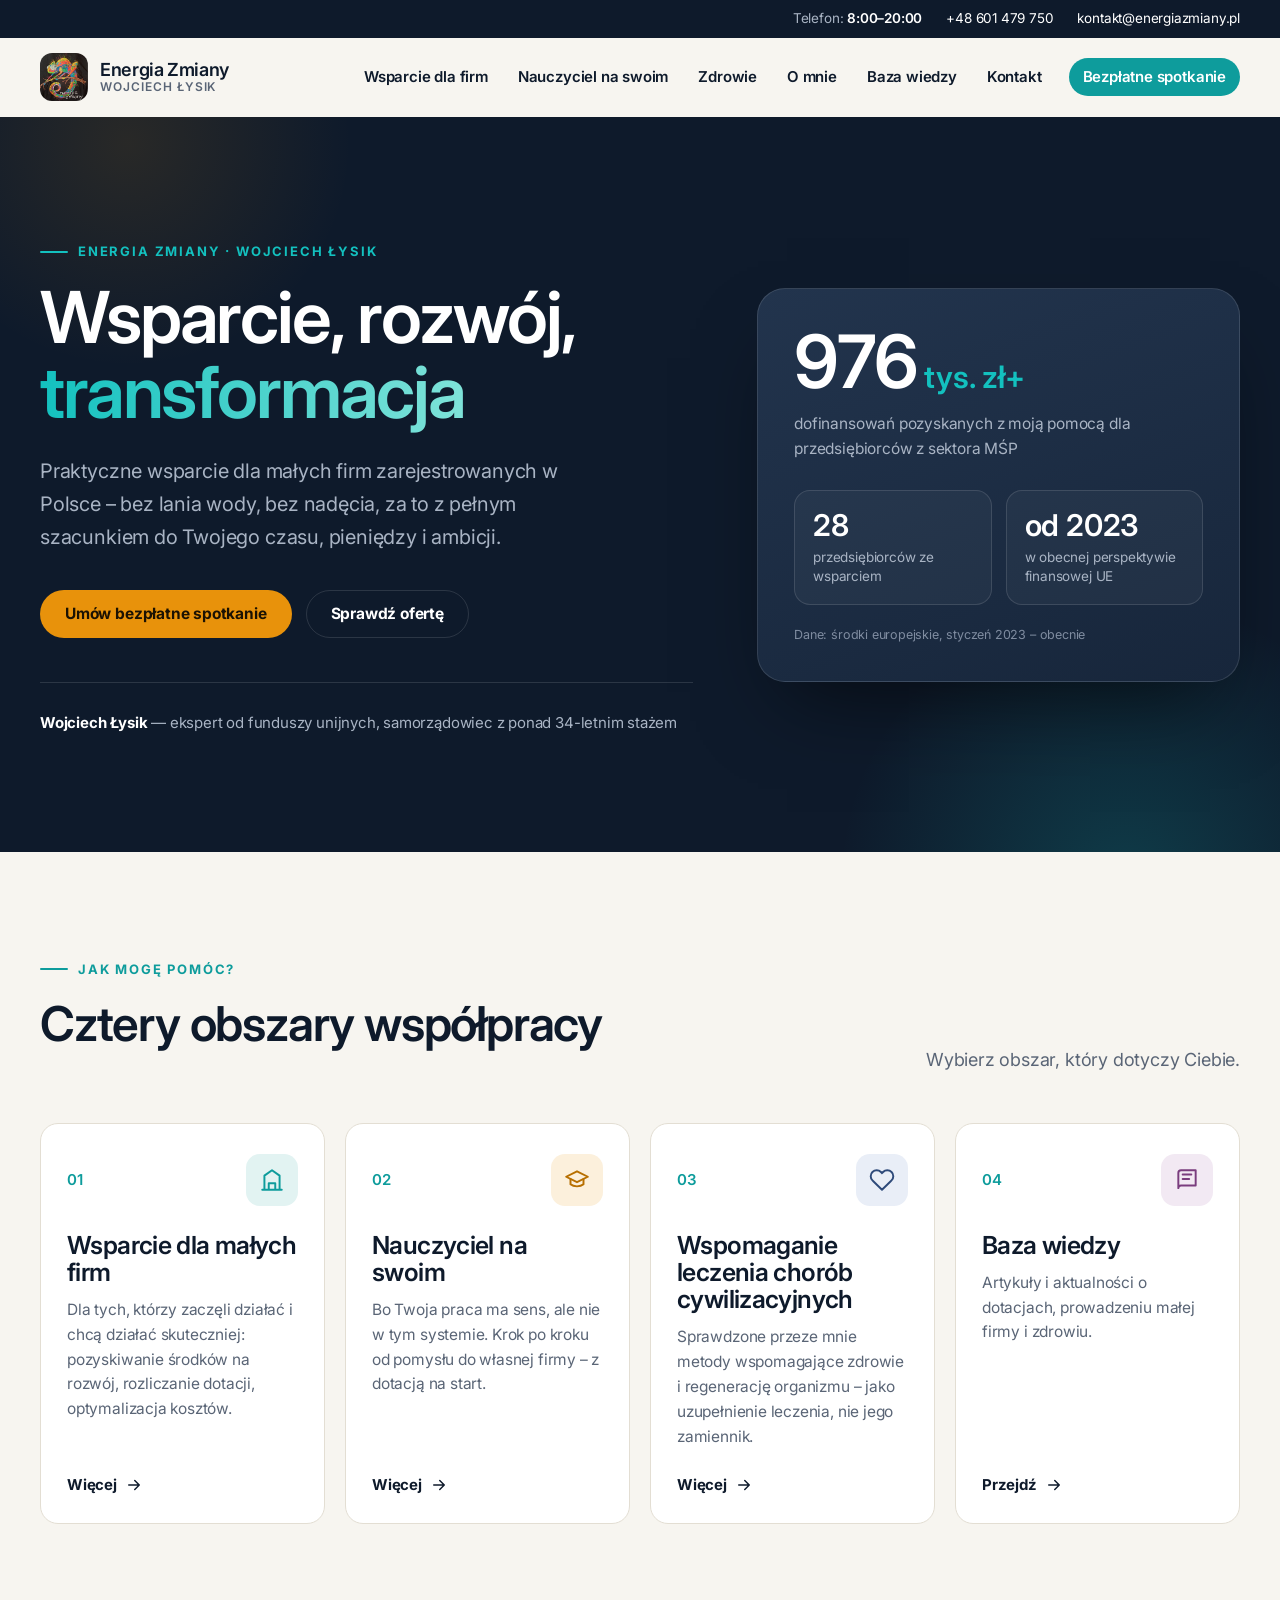
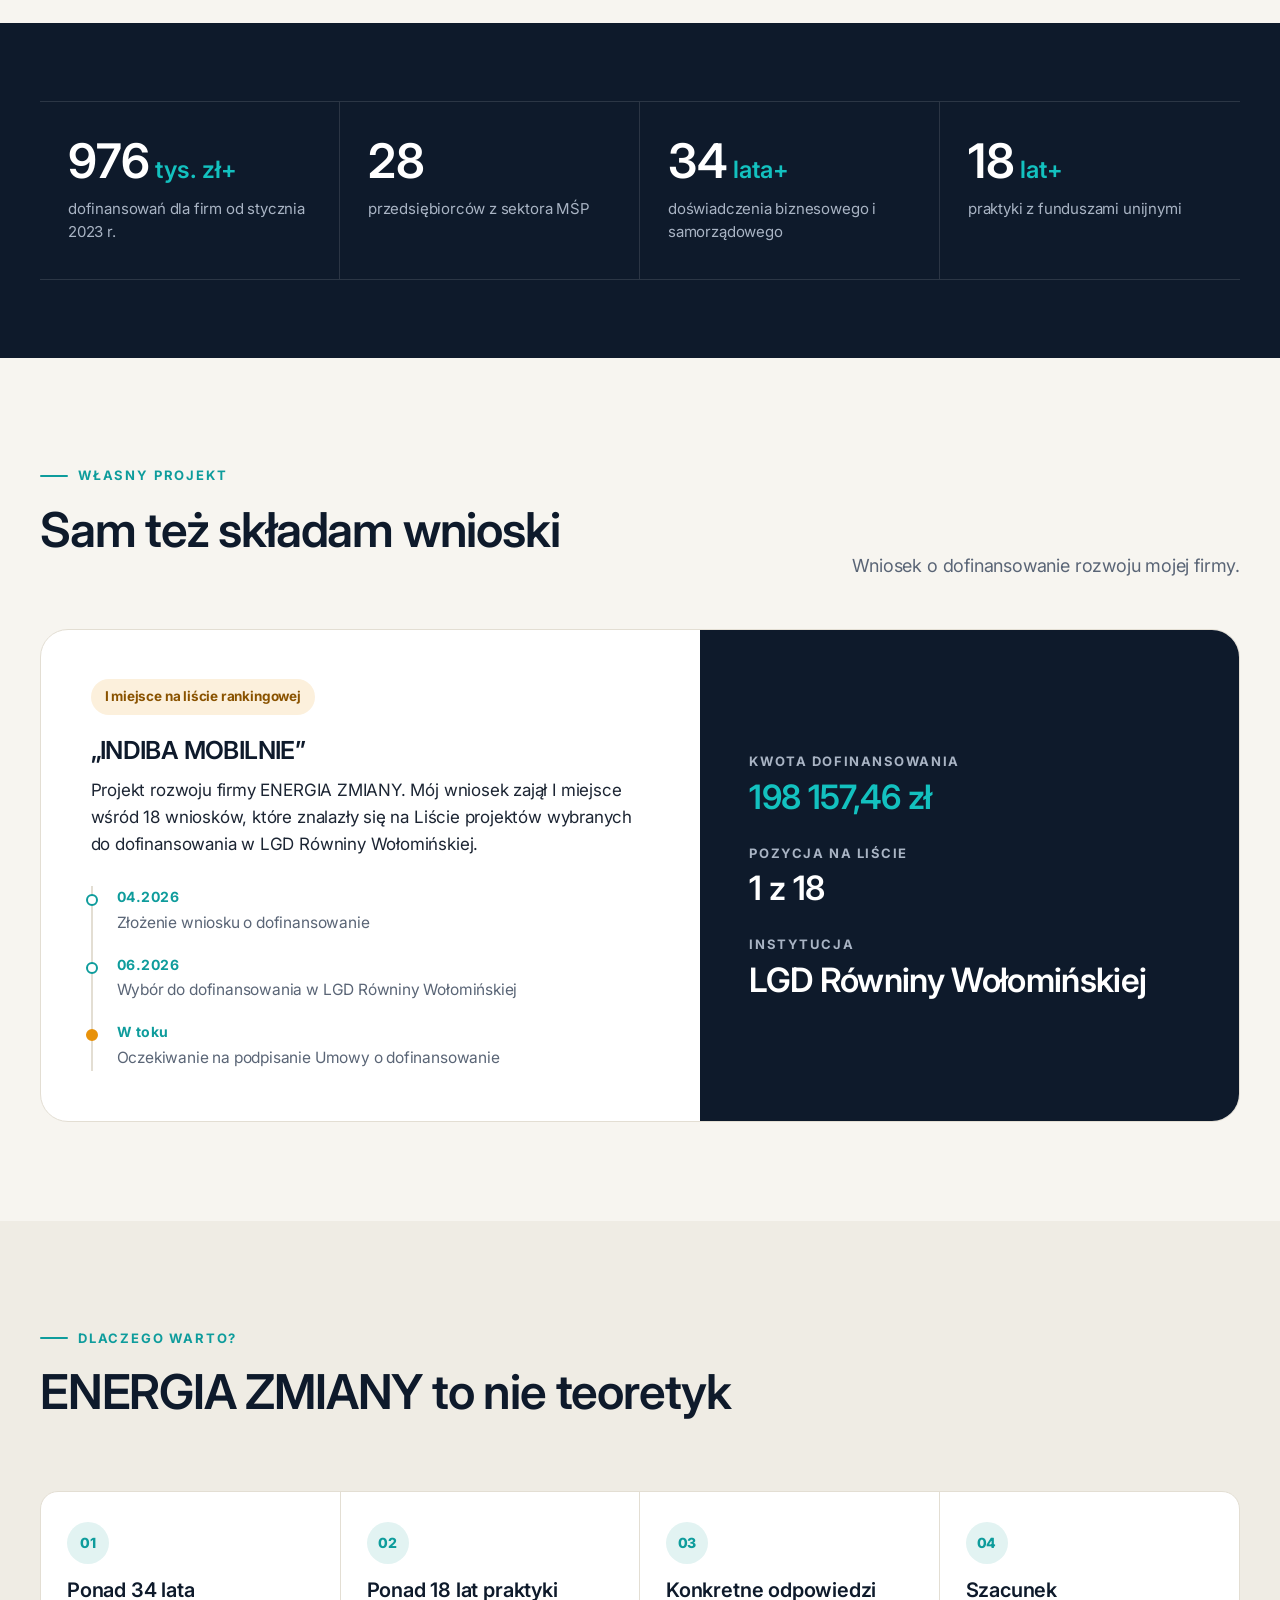
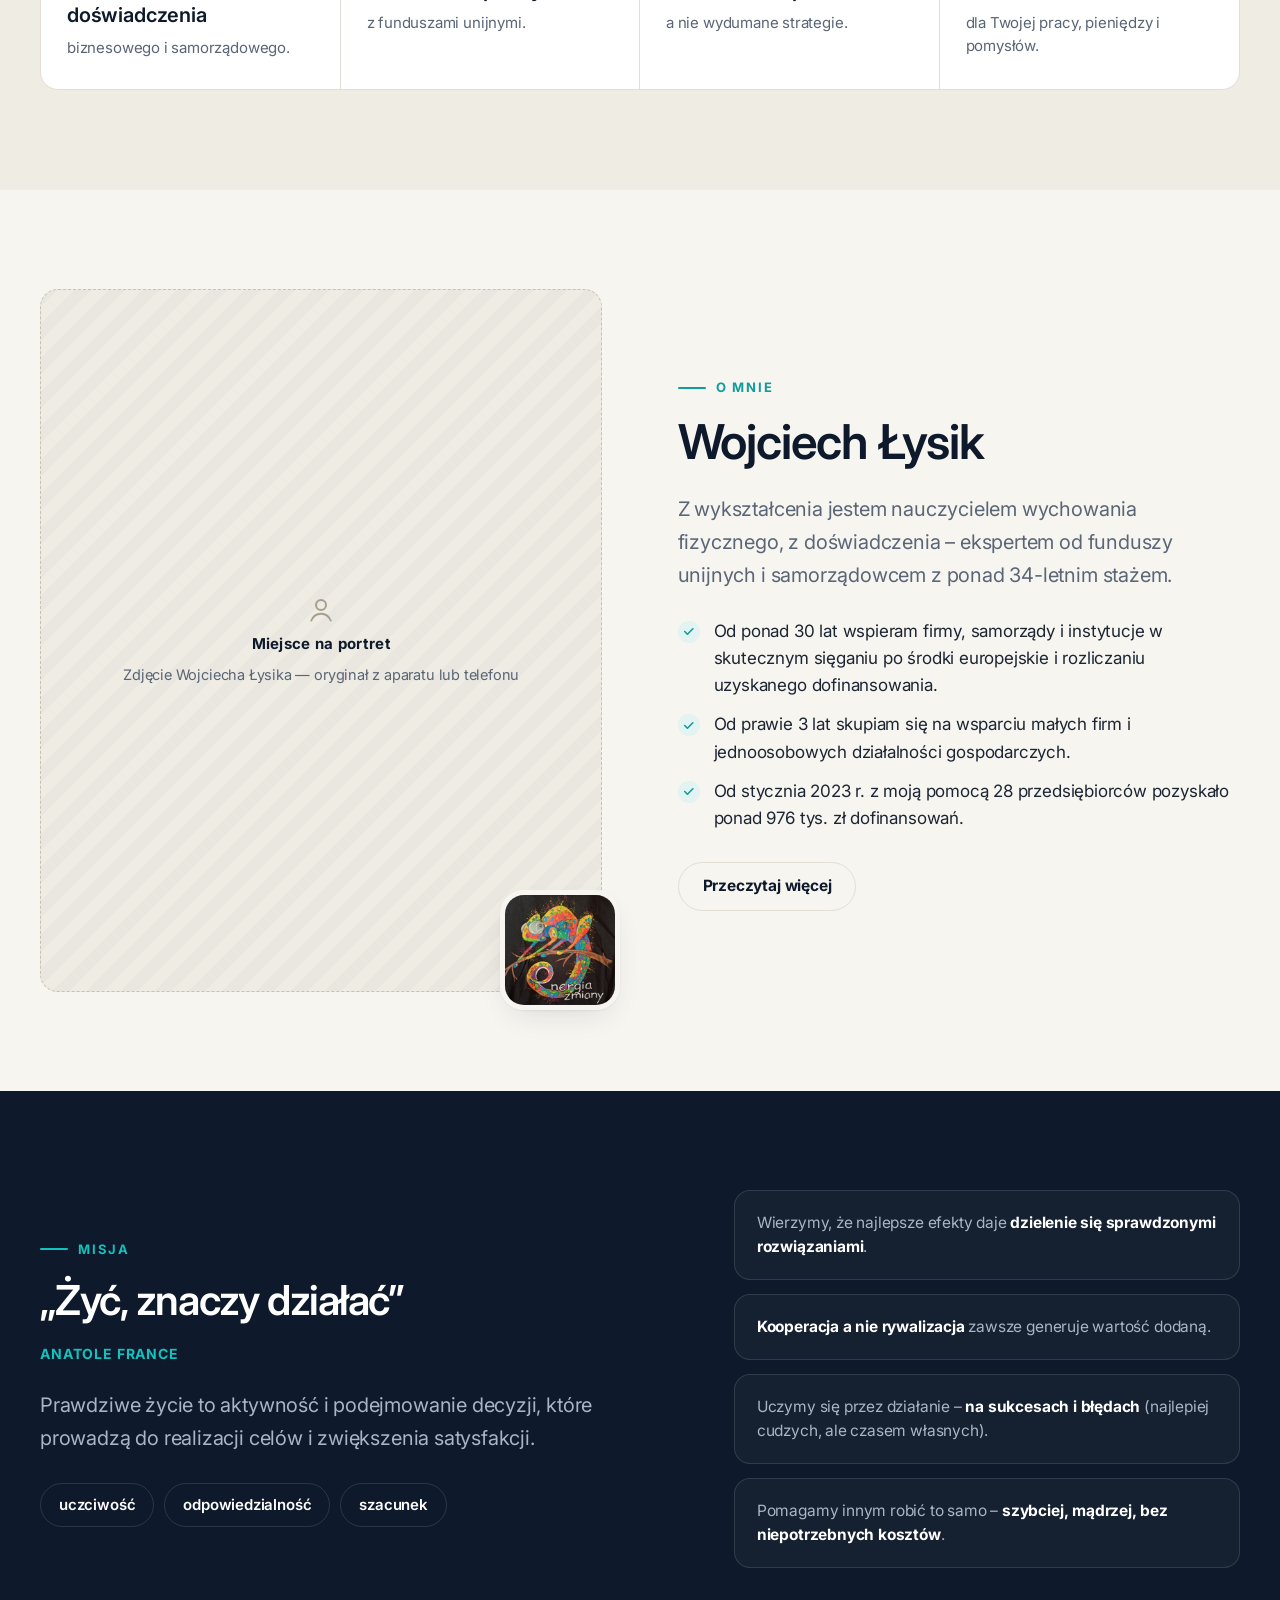
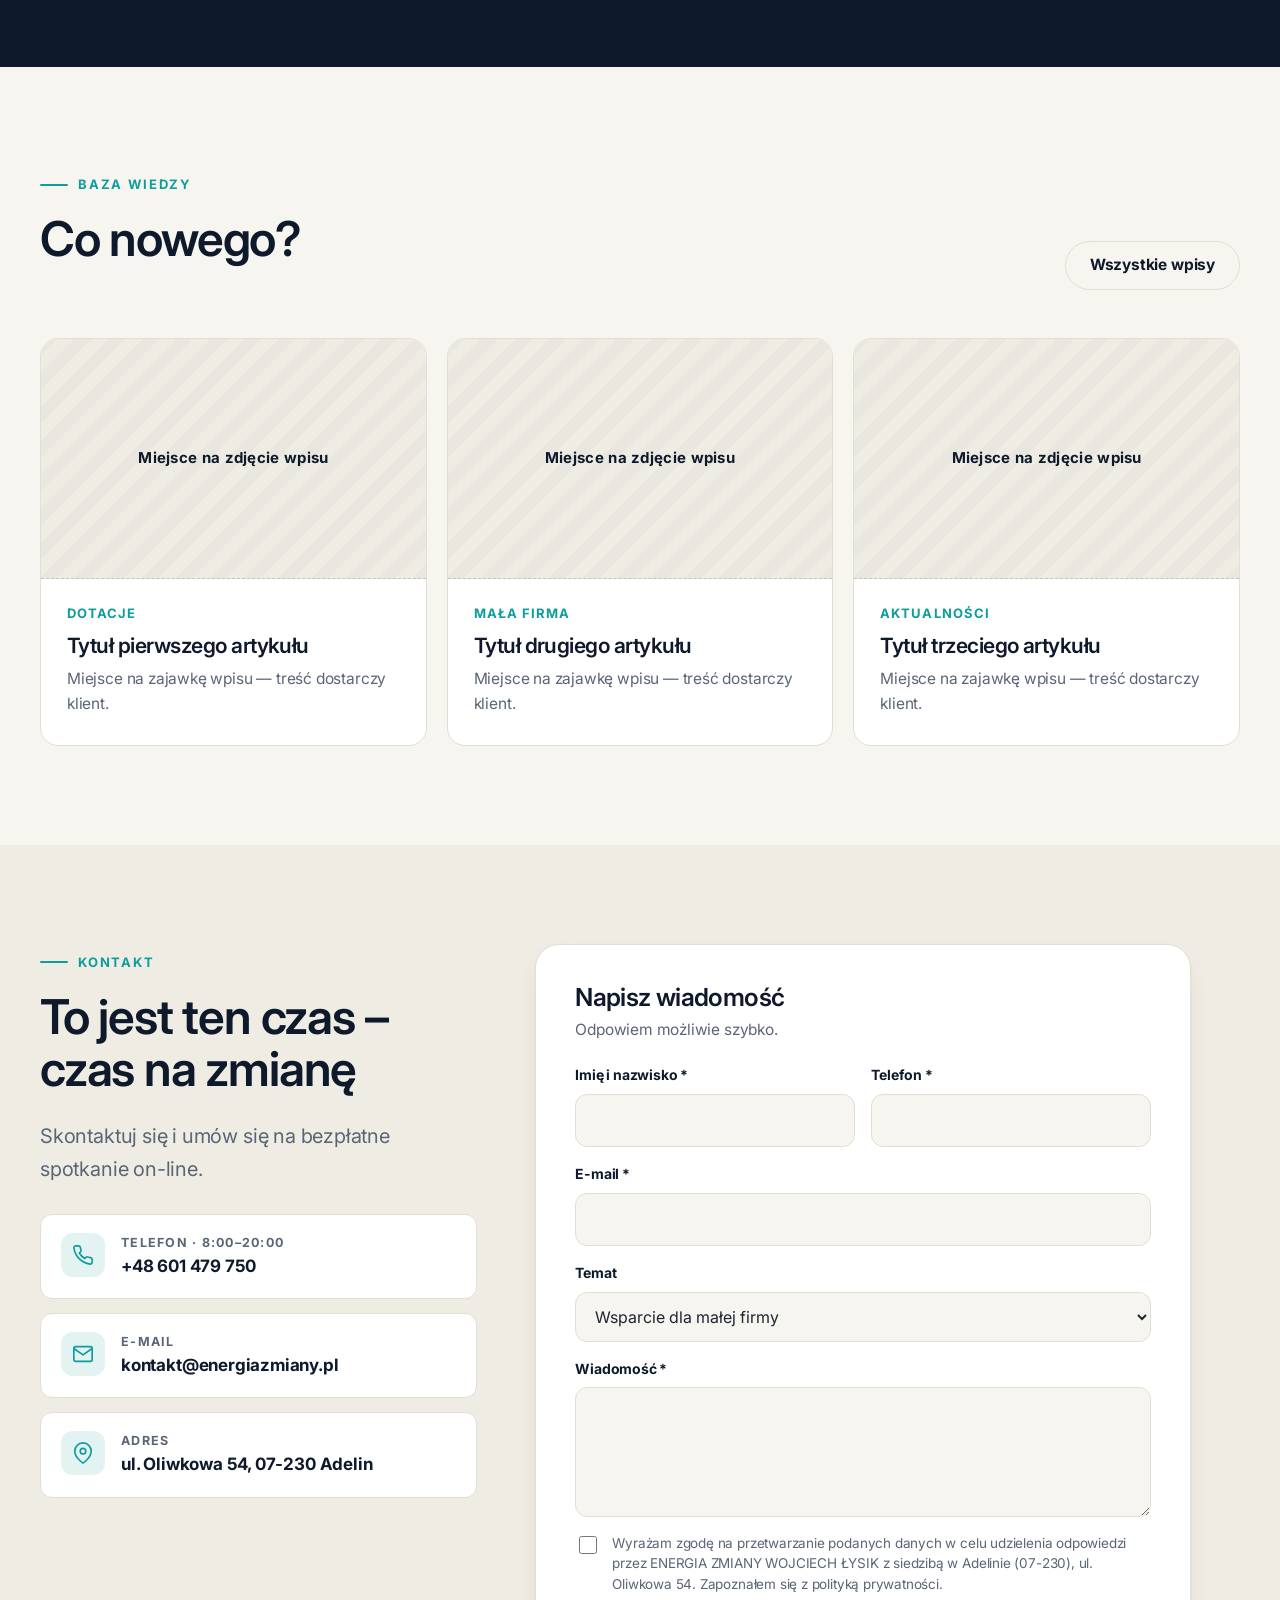
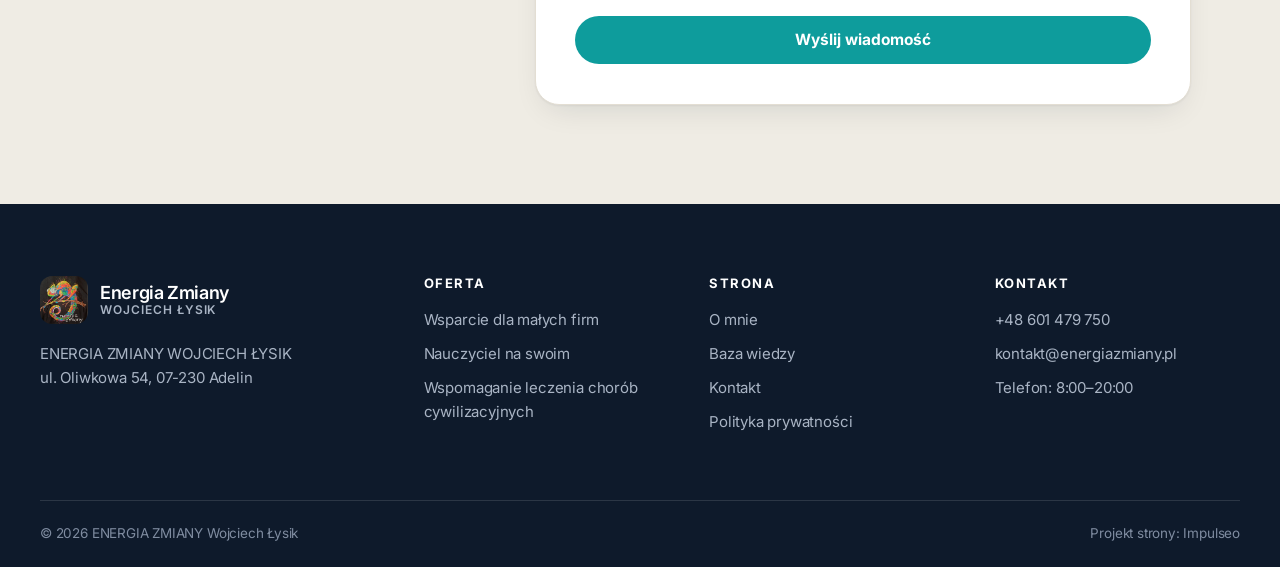
<file: index.html>
<!doctype html>
<html lang="pl">
<head>
<meta charset="utf-8">
<meta name="viewport" content="width=device-width,initial-scale=1">
<title>Energia Zmiany — Wojciech Łysik | Dotacje i doradztwo dla małych firm</title>
<meta name="description" content="Wojciech Łysik, ENERGIA ZMIANY: pozyskiwanie dofinansowań, szkolenia i doradztwo dla małych firm, projekt Nauczyciel na swoim. Tel. 601 479 750.">
<meta name="robots" content="noindex,nofollow">
<link rel="canonical" href="https://impulseo-pl.github.io/energia-zmiany/">
<meta property="og:type" content="website">
<meta property="og:locale" content="pl_PL">
<meta property="og:title" content="Energia Zmiany — Wojciech Łysik | Dotacje i doradztwo dla małych firm">
<meta property="og:description" content="Wojciech Łysik, ENERGIA ZMIANY: pozyskiwanie dofinansowań, szkolenia i doradztwo dla małych firm, projekt Nauczyciel na swoim. Tel. 601 479 750.">
<meta property="og:url" content="https://impulseo-pl.github.io/energia-zmiany/">
<meta property="og:image" content="https://impulseo-pl.github.io/energia-zmiany/img/logo.webp">
<meta name="twitter:card" content="summary">
<meta name="theme-color" content="#0E1A2B">
<link rel="icon" href="img/favicon.png" type="image/png">
<link rel="apple-touch-icon" href="img/apple-touch-icon.png">
<link rel="preconnect" href="https://fonts.googleapis.com">
<link rel="preconnect" href="https://fonts.gstatic.com" crossorigin>
<link href="https://fonts.googleapis.com/css2?family=Inter:wght@400;500;600;700&display=swap" rel="stylesheet">
<link rel="stylesheet" href="assets/styles.css?v=7d129215">
<script type="application/ld+json">{"@context":"https://schema.org","@type":"ProfessionalService","name":"ENERGIA ZMIANY Wojciech Łysik","url":"https://impulseo-pl.github.io/energia-zmiany/","telephone":"+48 601 479 750","email":"kontakt@energiazmiany.pl","founder":{"@type":"Person","name":"Wojciech Łysik"},"address":{"@type":"PostalAddress","streetAddress":"ul. Oliwkowa 54","postalCode":"07-230","addressLocality":"Adelin","addressCountry":"PL"},"areaServed":"PL","openingHours":"Mo-Su 08:00-20:00"}</script>
</head>
<body>
<a class="skip" href="#tresc">Przejdź do treści</a>
<div class="topbar">
  <div class="wrap">
    <span class="hide-sm">Telefon: <b>8:00–20:00</b></span>
    <a href="tel:+48601479750">+48 601 479 750</a>
    <a href="mailto:kontakt@energiazmiany.pl">kontakt@energiazmiany.pl</a>
  </div>
</div>
<header class="header">
  <div class="wrap">
    <a class="brand" href="index.html" aria-label="Energia Zmiany — strona główna">
      <img src="img/logo.webp" alt="Logo Energia Zmiany" width="48" height="48">
      <span class="brand-txt"><b>Energia Zmiany</b><small>Wojciech Łysik</small></span>
    </a>
    <button class="burger" aria-label="Menu" aria-expanded="false" aria-controls="nav"><span></span></button>
    <nav class="nav" id="nav" aria-label="Główna nawigacja">
        <a href="wsparcie-dla-firm.html">Wsparcie dla firm</a>
        <a href="nauczyciel-na-swoim.html">Nauczyciel na swoim</a>
        <a href="wspomaganie-zdrowia.html">Zdrowie</a>
        <a href="o-mnie.html">O mnie</a>
        <a href="baza-wiedzy.html">Baza wiedzy</a>
        <a href="kontakt.html">Kontakt</a>
        <a class="btn btn-primary" href="kontakt.html#formularz">Bezpłatne spotkanie</a>
    </nav>
  </div>
</header>
<main id="tresc">
<section class="hero on-dark">
  <div class="wrap">
    <div>
      <span class="eyebrow">Energia Zmiany · Wojciech Łysik</span>
      <h1>Wsparcie, rozwój, <em>transformacja</em></h1>
      <p class="lead">Praktyczne wsparcie dla małych firm zarejestrowanych w Polsce – bez lania wody, bez nadęcia, za to z pełnym szacunkiem do Twojego czasu, pieniędzy i ambicji.</p>
      <div class="hero-actions">
        <a class="btn btn-amber" href="kontakt.html#formularz">Umów bezpłatne spotkanie</a>
        <a class="btn btn-ghost" href="#oferta">Sprawdź ofertę</a>
      </div>
      <div class="hero-name">
        <span><b>Wojciech Łysik</b> — ekspert od funduszy unijnych, samorządowiec z ponad 34-letnim stażem</span>
      </div>
    </div>
    <div class="hero-card reveal">
      <div class="big">976<small>tys. zł+</small></div>
      <p class="cap">dofinansowań pozyskanych z moją pomocą dla przedsiębiorców z sektora MŚP</p>
      <div class="row">
        <div class="mini"><b>28</b><span>przedsiębiorców ze wsparciem</span></div>
        <div class="mini"><b>od 2023</b><span>w obecnej perspektywie finansowej UE</span></div>
      </div>
      <p class="src">Dane: środki europejskie, styczeń 2023 – obecnie</p>
    </div>
  </div>
</section>

<section id="oferta">
  <div class="wrap">
    <div class="sec-head reveal">
      <div>
        <span class="eyebrow">Jak mogę pomóc?</span>
        <h2>Cztery obszary współpracy</h2>
      </div>
      <p>Wybierz obszar, który dotyczy Ciebie.</p>
    </div>
    <div class="areas">
      <a class="area reveal" href="wsparcie-dla-firm.html">
        <div class="num">01 <span class="ico"><svg viewBox="0 0 24 24" fill="none" stroke="currentColor" stroke-width="1.8" stroke-linecap="round" stroke-linejoin="round"><path d="M3 21h18M5 21V8l7-5 7 5v13M9 21v-6h6v6"/></svg></span></div>
        <h3>Wsparcie dla małych firm</h3>
        <p>Dla tych, którzy zaczęli działać i chcą działać skuteczniej: pozyskiwanie środków na rozwój, rozliczanie dotacji, optymalizacja kosztów.</p>
        <span class="more">Więcej <svg viewBox="0 0 24 24" fill="none" stroke="currentColor" stroke-width="2" stroke-linecap="round" stroke-linejoin="round"><path d="M5 12h14M13 6l6 6-6 6"/></svg></span>
      </a>
      <a class="area reveal" href="nauczyciel-na-swoim.html">
        <div class="num">02 <span class="ico"><svg viewBox="0 0 24 24" fill="none" stroke="currentColor" stroke-width="1.8" stroke-linecap="round" stroke-linejoin="round"><path d="M2 9l10-5 10 5-10 5L2 9z"/><path d="M6 11v5c3 2.5 9 2.5 12 0v-5"/></svg></span></div>
        <h3>Nauczyciel na swoim</h3>
        <p>Bo Twoja praca ma sens, ale nie w tym systemie. Krok po kroku od pomysłu do własnej firmy – z dotacją na start.</p>
        <span class="more">Więcej <svg viewBox="0 0 24 24" fill="none" stroke="currentColor" stroke-width="2" stroke-linecap="round" stroke-linejoin="round"><path d="M5 12h14M13 6l6 6-6 6"/></svg></span>
      </a>
      <a class="area reveal" href="wspomaganie-zdrowia.html">
        <div class="num">03 <span class="ico"><svg viewBox="0 0 24 24" fill="none" stroke="currentColor" stroke-width="1.8" stroke-linecap="round" stroke-linejoin="round"><path d="M20.8 4.6a5.5 5.5 0 0 0-7.8 0L12 5.7l-1-1.1a5.5 5.5 0 0 0-7.8 7.8l1 1L12 21l7.8-7.6 1-1a5.5 5.5 0 0 0 0-7.8z"/></svg></span></div>
        <h3>Wspomaganie leczenia chorób cywilizacyjnych</h3>
        <p>Sprawdzone przeze mnie metody wspomagające zdrowie i regenerację organizmu – jako uzupełnienie leczenia, nie jego zamiennik.</p>
        <span class="more">Więcej <svg viewBox="0 0 24 24" fill="none" stroke="currentColor" stroke-width="2" stroke-linecap="round" stroke-linejoin="round"><path d="M5 12h14M13 6l6 6-6 6"/></svg></span>
      </a>
      <a class="area reveal" href="baza-wiedzy.html">
        <div class="num">04 <span class="ico"><svg viewBox="0 0 24 24" fill="none" stroke="currentColor" stroke-width="1.8" stroke-linecap="round" stroke-linejoin="round"><path d="M4 19.5A2.5 2.5 0 0 1 6.5 17H20V3H6.5A2.5 2.5 0 0 0 4 5.5v14z"/><path d="M8 7h8M8 11h6"/></svg></span></div>
        <h3>Baza wiedzy</h3>
        <p>Artykuły i aktualności o dotacjach, prowadzeniu małej firmy i zdrowiu.</p>
        <span class="more">Przejdź <svg viewBox="0 0 24 24" fill="none" stroke="currentColor" stroke-width="2" stroke-linecap="round" stroke-linejoin="round"><path d="M5 12h14M13 6l6 6-6 6"/></svg></span>
      </a>
    </div>
  </div>
</section>

<section class="on-dark" style="padding-block:clamp(56px,40px + 3vw,88px)">
  <div class="wrap">
    <div class="stats reveal">
      <div class="stat"><b>976<small> tys. zł+</small></b><span>dofinansowań dla firm od stycznia 2023 r.</span></div>
      <div class="stat"><b>28</b><span>przedsiębiorców z sektora MŚP</span></div>
      <div class="stat"><b>34<small> lata+</small></b><span>doświadczenia biznesowego i samorządowego</span></div>
      <div class="stat"><b>18<small> lat+</small></b><span>praktyki z funduszami unijnymi</span></div>
    </div>
  </div>
</section>

<section>
  <div class="wrap">
    <div class="sec-head reveal">
      <div>
        <span class="eyebrow">Własny projekt</span>
        <h2>Sam też składam wnioski</h2>
      </div>
      <p>Wniosek o dofinansowanie rozwoju mojej firmy.</p>
    </div>
    <div class="case reveal">
      <div class="case-body">
        <span class="badge">I miejsce na liście rankingowej</span>
        <h3>„INDIBA MOBILNIE”</h3>
        <p>Projekt rozwoju firmy ENERGIA ZMIANY. Mój wniosek zajął I miejsce wśród 18 wniosków, które znalazły się na Liście projektów wybranych do dofinansowania w LGD Równiny Wołomińskiej.</p>
        <ul class="timeline">
          <li><b>04.2026</b><span>Złożenie wniosku o dofinansowanie</span></li>
          <li><b>06.2026</b><span>Wybór do dofinansowania w LGD Równiny Wołomińskiej</span></li>
          <li><b>W toku</b><span>Oczekiwanie na podpisanie Umowy o dofinansowanie</span></li>
        </ul>
      </div>
      <div class="case-side">
        <div><div class="k">Kwota dofinansowania</div><div class="v teal">198 157,46 zł</div></div>
        <div><div class="k">Pozycja na liście</div><div class="v">1 z 18</div></div>
        <div><div class="k">Instytucja</div><div class="v">LGD Równiny Wołomińskiej</div></div>
      </div>
    </div>
  </div>
</section>

<section class="alt">
  <div class="wrap">
    <div class="sec-head reveal">
      <div>
        <span class="eyebrow">Dlaczego warto?</span>
        <h2>ENERGIA ZMIANY to nie teoretyk</h2>
      </div>
    </div>
    <div class="why reveal">
      <div><i>01</i><b>Ponad 34 lata doświadczenia</b><span>biznesowego i samorządowego.</span></div>
      <div><i>02</i><b>Ponad 18 lat praktyki</b><span>z funduszami unijnymi.</span></div>
      <div><i>03</i><b>Konkretne odpowiedzi</b><span>a nie wydumane strategie.</span></div>
      <div><i>04</i><b>Szacunek</b><span>dla Twojej pracy, pieniędzy i pomysłów.</span></div>
    </div>
  </div>
</section>

<section>
  <div class="wrap split">
    <div class="about-photo reveal">
      <div class="ph portrait">
        <svg viewBox="0 0 24 24" fill="none" stroke="currentColor" stroke-width="1.6"><circle cx="12" cy="8" r="4"/><path d="M4 21c1.5-4 4.5-6 8-6s6.5 2 8 6"/></svg>
        <b>Miejsce na portret</b>
        Zdjęcie Wojciecha Łysika — oryginał z aparatu lub telefonu
      </div>
      <div class="seal"><img src="img/logo.webp" alt="" width="120" height="120" loading="lazy"></div>
    </div>
    <div class="reveal">
      <span class="eyebrow">O mnie</span>
      <h2>Wojciech Łysik</h2>
      <p class="lead">Z wykształcenia jestem nauczycielem wychowania fizycznego, z doświadczenia – ekspertem od funduszy unijnych i samorządowcem z ponad 34-letnim stażem.</p>
      <ul class="facts">
        <li>Od ponad 30 lat wspieram firmy, samorządy i instytucje w skutecznym sięganiu po środki europejskie i rozliczaniu uzyskanego dofinansowania.</li>
        <li>Od prawie 3 lat skupiam się na wsparciu małych firm i jednoosobowych działalności gospodarczych.</li>
        <li>Od stycznia 2023 r. z moją pomocą 28 przedsiębiorców pozyskało ponad 976 tys. zł dofinansowań.</li>
      </ul>
      <a class="btn btn-ghost" href="o-mnie.html">Przeczytaj więcej</a>
    </div>
  </div>
</section>

<section class="on-dark">
  <div class="wrap mission">
    <div class="reveal">
      <span class="eyebrow">Misja</span>
      <p class="quote">„Żyć, znaczy działać”</p>
      <div class="quote-src">Anatole France</div>
      <p class="lead" style="margin-top:24px">Prawdziwe życie to aktywność i podejmowanie decyzji, które prowadzą do realizacji celów i zwiększenia satysfakcji.</p>
      <div class="values"><span>uczciwość</span><span>odpowiedzialność</span><span>szacunek</span></div>
    </div>
    <ul class="mission-list reveal">
      <li>Wierzymy, że najlepsze efekty daje <b>dzielenie się sprawdzonymi rozwiązaniami</b>.</li>
      <li><b>Kooperacja a nie rywalizacja</b> zawsze generuje wartość dodaną.</li>
      <li>Uczymy się przez działanie – <b>na sukcesach i błędach</b> (najlepiej cudzych, ale czasem własnych).</li>
      <li>Pomagamy innym robić to samo – <b>szybciej, mądrzej, bez niepotrzebnych kosztów</b>.</li>
    </ul>
  </div>
</section>

<section>
  <div class="wrap">
    <div class="sec-head reveal">
      <div>
        <span class="eyebrow">Baza wiedzy</span>
        <h2>Co nowego?</h2>
      </div>
      <a class="btn btn-ghost" href="baza-wiedzy.html">Wszystkie wpisy</a>
    </div>
    <div class="posts">
      <article class="post reveal">
        <div class="ph"><b>Miejsce na zdjęcie wpisu</b></div>
        <div class="post-body"><div class="meta">Dotacje</div><h3>Tytuł pierwszego artykułu</h3><p>Miejsce na zajawkę wpisu — treść dostarczy klient.</p></div>
      </article>
      <article class="post reveal">
        <div class="ph"><b>Miejsce na zdjęcie wpisu</b></div>
        <div class="post-body"><div class="meta">Mała firma</div><h3>Tytuł drugiego artykułu</h3><p>Miejsce na zajawkę wpisu — treść dostarczy klient.</p></div>
      </article>
      <article class="post reveal">
        <div class="ph"><b>Miejsce na zdjęcie wpisu</b></div>
        <div class="post-body"><div class="meta">Aktualności</div><h3>Tytuł trzeciego artykułu</h3><p>Miejsce na zajawkę wpisu — treść dostarczy klient.</p></div>
      </article>
    </div>
  </div>
</section>

<section class="alt" id="kontakt">
  <div class="wrap contact">
    <div class="reveal">
      <span class="eyebrow">Kontakt</span>
      <h2>To jest ten czas – czas na zmianę</h2>
      <p class="lead">Skontaktuj się i umów się na bezpłatne spotkanie on-line.</p>
      <ul class="contact-list">
        <li><span class="ci"><svg viewBox="0 0 24 24" fill="none" stroke="currentColor" stroke-width="1.8" stroke-linecap="round" stroke-linejoin="round"><path d="M22 16.9v3a2 2 0 0 1-2.2 2 19.8 19.8 0 0 1-8.6-3.1 19.5 19.5 0 0 1-6-6A19.8 19.8 0 0 1 2.1 4.2 2 2 0 0 1 4.1 2h3a2 2 0 0 1 2 1.7c.1.9.4 1.8.7 2.7a2 2 0 0 1-.5 2.1L8 9.8a16 16 0 0 0 6 6l1.3-1.3a2 2 0 0 1 2.1-.4c.9.3 1.8.6 2.7.7a2 2 0 0 1 1.7 2z"/></svg></span><div><small>Telefon · 8:00–20:00</small><a href="tel:+48601479750">+48 601 479 750</a></div></li>
        <li><span class="ci"><svg viewBox="0 0 24 24" fill="none" stroke="currentColor" stroke-width="1.8" stroke-linecap="round" stroke-linejoin="round"><rect x="2" y="4" width="20" height="16" rx="2"/><path d="M22 6l-10 7L2 6"/></svg></span><div><small>E-mail</small><a href="mailto:kontakt@energiazmiany.pl">kontakt@energiazmiany.pl</a></div></li>
        <li><span class="ci"><svg viewBox="0 0 24 24" fill="none" stroke="currentColor" stroke-width="1.8" stroke-linecap="round" stroke-linejoin="round"><path d="M21 10c0 7-9 13-9 13S3 17 3 10a9 9 0 0 1 18 0z"/><circle cx="12" cy="10" r="3"/></svg></span><div><small>Adres</small><span>ul. Oliwkowa 54, 07-230 Adelin</span></div></li>
      </ul>
    </div>
    <form class="form js-demo reveal" id="formularz">
      <h3>Napisz wiadomość</h3>
      <p>Odpowiem możliwie szybko.</p>
      <div class="fields">
        <div class="field"><label for="f-name">Imię i nazwisko *</label><input id="f-name" name="name" required autocomplete="name"></div>
        <div class="field"><label for="f-tel">Telefon *</label><input id="f-tel" name="tel" type="tel" required autocomplete="tel"></div>
        <div class="field full"><label for="f-mail">E-mail *</label><input id="f-mail" name="email" type="email" required autocomplete="email"></div>
        <div class="field full"><label for="f-topic">Temat</label><select id="f-topic" name="topic"><option>Wsparcie dla małej firmy</option><option>Nauczyciel na swoim</option><option>Wspomaganie zdrowia</option><option>Inny</option></select></div>
        <div class="field full"><label for="f-msg">Wiadomość *</label><textarea id="f-msg" name="msg" required></textarea></div>
        <label class="consent"><input type="checkbox" required> Wyrażam zgodę na przetwarzanie podanych danych w celu udzielenia odpowiedzi przez ENERGIA ZMIANY WOJCIECH ŁYSIK z siedzibą w Adelinie (07-230), ul. Oliwkowa 54. Zapoznałem się z polityką prywatności.</label>
      </div>
      <button class="btn btn-primary" type="submit">Wyślij wiadomość</button>
      <div class="form-msg" role="status">To wersja demonstracyjna — wysyłka formularza zostanie podłączona przy wdrożeniu.</div>
    </form>
  </div>
</section>
</main>
<footer class="footer">
  <div class="wrap">
    <div class="footer-grid">
      <div>
        <a class="brand" href="index.html">
          <img src="img/logo.webp" alt="" width="48" height="48">
          <span class="brand-txt"><b>Energia Zmiany</b><small>Wojciech Łysik</small></span>
        </a>
        <p>ENERGIA ZMIANY WOJCIECH ŁYSIK<br>ul. Oliwkowa 54, 07-230 Adelin</p>
      </div>
      <div>
        <h4>Oferta</h4>
        <ul>
          <li><a href="wsparcie-dla-firm.html">Wsparcie dla małych firm</a></li>
          <li><a href="nauczyciel-na-swoim.html">Nauczyciel na swoim</a></li>
          <li><a href="wspomaganie-zdrowia.html">Wspomaganie leczenia chorób cywilizacyjnych</a></li>
        </ul>
      </div>
      <div>
        <h4>Strona</h4>
        <ul>
          <li><a href="o-mnie.html">O mnie</a></li>
          <li><a href="baza-wiedzy.html">Baza wiedzy</a></li>
          <li><a href="kontakt.html">Kontakt</a></li>
          <li><a href="#" aria-disabled="true">Polityka prywatności</a></li>
        </ul>
      </div>
      <div>
        <h4>Kontakt</h4>
        <ul>
          <li><a href="tel:+48601479750">+48 601 479 750</a></li>
          <li><a href="mailto:kontakt@energiazmiany.pl">kontakt@energiazmiany.pl</a></li>
          <li>Telefon: 8:00–20:00</li>
        </ul>
      </div>
    </div>
  </div>
  <div class="wrap footer-bottom">
    <span>© <span data-year>2026</span> ENERGIA ZMIANY Wojciech Łysik</span>
    <span>Projekt strony: Impulseo</span>
  </div>
</footer>
<script src="assets/main.js?v=d06121af" defer></script>
</body>
</html>
</file>
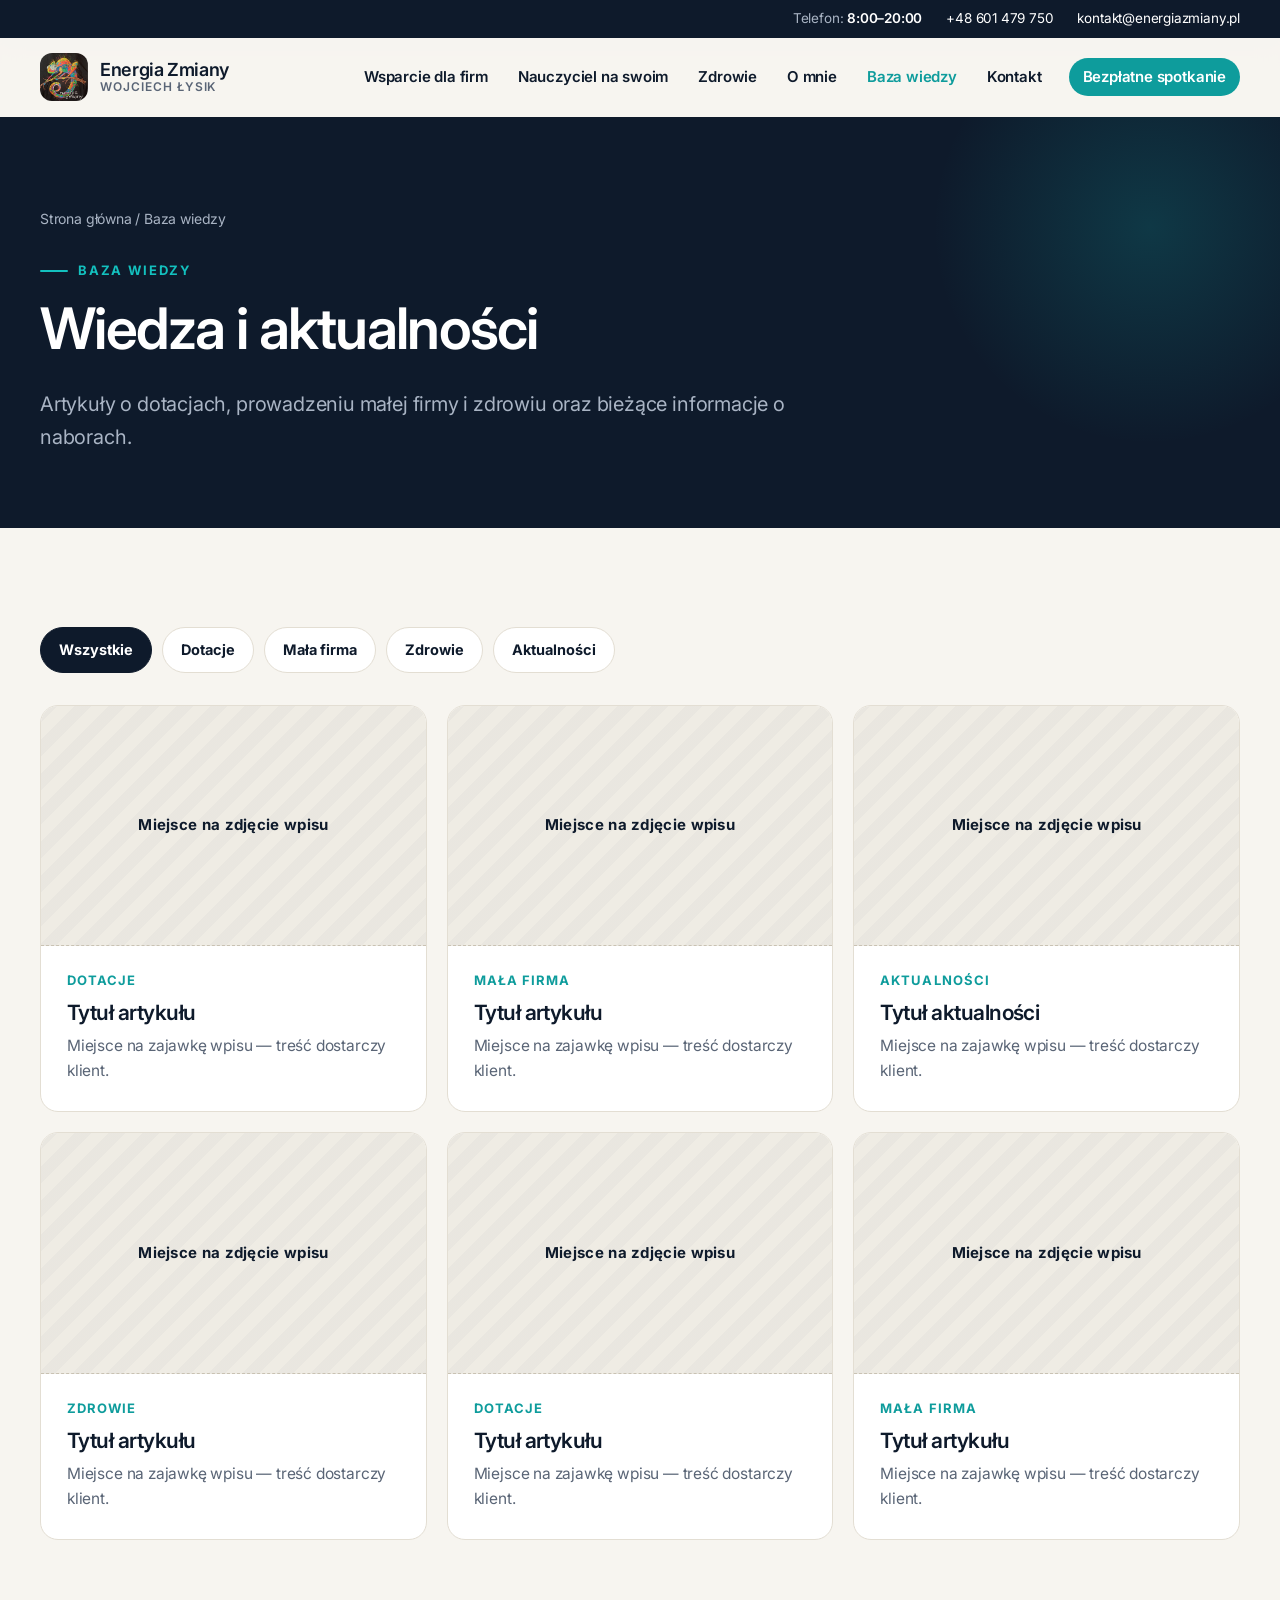
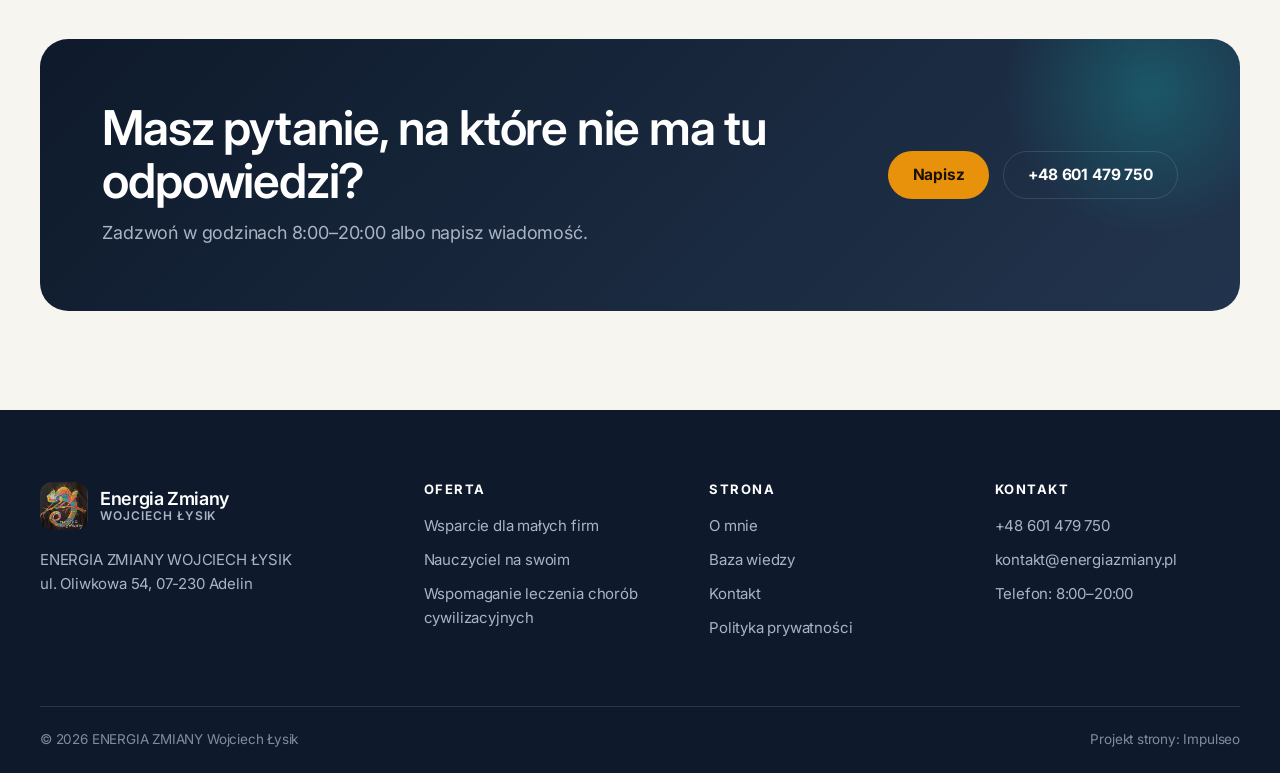
<file: baza-wiedzy.html>
<!doctype html>
<html lang="pl">
<head>
<meta charset="utf-8">
<meta name="viewport" content="width=device-width,initial-scale=1">
<title>Baza wiedzy i aktualności | Energia Zmiany</title>
<meta name="description" content="Artykuły i aktualności o dotacjach, prowadzeniu małej firmy i zdrowiu. Energia Zmiany, Wojciech Łysik.">
<meta name="robots" content="noindex,nofollow">
<link rel="canonical" href="https://impulseo-pl.github.io/energia-zmiany/baza-wiedzy.html">
<meta property="og:type" content="website">
<meta property="og:locale" content="pl_PL">
<meta property="og:title" content="Baza wiedzy i aktualności | Energia Zmiany">
<meta property="og:description" content="Artykuły i aktualności o dotacjach, prowadzeniu małej firmy i zdrowiu. Energia Zmiany, Wojciech Łysik.">
<meta property="og:url" content="https://impulseo-pl.github.io/energia-zmiany/baza-wiedzy.html">
<meta property="og:image" content="https://impulseo-pl.github.io/energia-zmiany/img/logo.webp">
<meta name="twitter:card" content="summary">
<meta name="theme-color" content="#0E1A2B">
<link rel="icon" href="img/favicon.png" type="image/png">
<link rel="apple-touch-icon" href="img/apple-touch-icon.png">
<link rel="preconnect" href="https://fonts.googleapis.com">
<link rel="preconnect" href="https://fonts.gstatic.com" crossorigin>
<link href="https://fonts.googleapis.com/css2?family=Inter:wght@400;500;600;700&display=swap" rel="stylesheet">
<link rel="stylesheet" href="assets/styles.css?v=7d129215">
<script type="application/ld+json">{"@context":"https://schema.org","@type":"ProfessionalService","name":"ENERGIA ZMIANY Wojciech Łysik","url":"https://impulseo-pl.github.io/energia-zmiany/","telephone":"+48 601 479 750","email":"kontakt@energiazmiany.pl","founder":{"@type":"Person","name":"Wojciech Łysik"},"address":{"@type":"PostalAddress","streetAddress":"ul. Oliwkowa 54","postalCode":"07-230","addressLocality":"Adelin","addressCountry":"PL"},"areaServed":"PL","openingHours":"Mo-Su 08:00-20:00"}</script>
</head>
<body>
<a class="skip" href="#tresc">Przejdź do treści</a>
<div class="topbar">
  <div class="wrap">
    <span class="hide-sm">Telefon: <b>8:00–20:00</b></span>
    <a href="tel:+48601479750">+48 601 479 750</a>
    <a href="mailto:kontakt@energiazmiany.pl">kontakt@energiazmiany.pl</a>
  </div>
</div>
<header class="header">
  <div class="wrap">
    <a class="brand" href="index.html" aria-label="Energia Zmiany — strona główna">
      <img src="img/logo.webp" alt="Logo Energia Zmiany" width="48" height="48">
      <span class="brand-txt"><b>Energia Zmiany</b><small>Wojciech Łysik</small></span>
    </a>
    <button class="burger" aria-label="Menu" aria-expanded="false" aria-controls="nav"><span></span></button>
    <nav class="nav" id="nav" aria-label="Główna nawigacja">
        <a href="wsparcie-dla-firm.html">Wsparcie dla firm</a>
        <a href="nauczyciel-na-swoim.html">Nauczyciel na swoim</a>
        <a href="wspomaganie-zdrowia.html">Zdrowie</a>
        <a href="o-mnie.html">O mnie</a>
        <a href="baza-wiedzy.html" aria-current="page">Baza wiedzy</a>
        <a href="kontakt.html">Kontakt</a>
        <a class="btn btn-primary" href="kontakt.html#formularz">Bezpłatne spotkanie</a>
    </nav>
  </div>
</header>
<main id="tresc">
<section class="page-hero on-dark">
  <div class="wrap">
    <div class="crumbs"><a href="index.html">Strona główna</a> / Baza wiedzy</div>
    <span class="eyebrow">Baza wiedzy</span>
    <h1>Wiedza i aktualności</h1>
    <p class="lead">Artykuły o dotacjach, prowadzeniu małej firmy i zdrowiu oraz bieżące informacje o naborach.</p>
  </div>
</section>

<section>
  <div class="wrap">
    <div class="filters reveal" role="group" aria-label="Filtruj wpisy">
      <button class="on" data-cat="all">Wszystkie</button>
      <button data-cat="dotacje">Dotacje</button>
      <button data-cat="firma">Mała firma</button>
      <button data-cat="zdrowie">Zdrowie</button>
      <button data-cat="aktualnosci">Aktualności</button>
    </div>
    <div class="posts">
      <article class="post reveal" data-cat="dotacje">
        <div class="ph"><b>Miejsce na zdjęcie wpisu</b></div>
        <div class="post-body"><div class="meta">Dotacje</div><h3>Tytuł artykułu</h3><p>Miejsce na zajawkę wpisu — treść dostarczy klient.</p></div>
      </article>
      <article class="post reveal" data-cat="firma">
        <div class="ph"><b>Miejsce na zdjęcie wpisu</b></div>
        <div class="post-body"><div class="meta">Mała firma</div><h3>Tytuł artykułu</h3><p>Miejsce na zajawkę wpisu — treść dostarczy klient.</p></div>
      </article>
      <article class="post reveal" data-cat="aktualnosci">
        <div class="ph"><b>Miejsce na zdjęcie wpisu</b></div>
        <div class="post-body"><div class="meta">Aktualności</div><h3>Tytuł aktualności</h3><p>Miejsce na zajawkę wpisu — treść dostarczy klient.</p></div>
      </article>
      <article class="post reveal" data-cat="zdrowie">
        <div class="ph"><b>Miejsce na zdjęcie wpisu</b></div>
        <div class="post-body"><div class="meta">Zdrowie</div><h3>Tytuł artykułu</h3><p>Miejsce na zajawkę wpisu — treść dostarczy klient.</p></div>
      </article>
      <article class="post reveal" data-cat="dotacje">
        <div class="ph"><b>Miejsce na zdjęcie wpisu</b></div>
        <div class="post-body"><div class="meta">Dotacje</div><h3>Tytuł artykułu</h3><p>Miejsce na zajawkę wpisu — treść dostarczy klient.</p></div>
      </article>
      <article class="post reveal" data-cat="firma">
        <div class="ph"><b>Miejsce na zdjęcie wpisu</b></div>
        <div class="post-body"><div class="meta">Mała firma</div><h3>Tytuł artykułu</h3><p>Miejsce na zajawkę wpisu — treść dostarczy klient.</p></div>
      </article>
    </div>
  </div>
</section>

<section style="padding-top:0">
  <div class="wrap">
    <div class="cta reveal">
      <div>
        <h2>Masz pytanie, na które nie ma tu odpowiedzi?</h2>
        <p>Zadzwoń w godzinach 8:00–20:00 albo napisz wiadomość.</p>
      </div>
      <div class="hero-actions on-dark" style="background:none">
        <a class="btn btn-amber" href="kontakt.html#formularz">Napisz</a>
        <a class="btn btn-ghost" href="tel:+48601479750">+48 601 479 750</a>
      </div>
    </div>
  </div>
</section>
</main>
<footer class="footer">
  <div class="wrap">
    <div class="footer-grid">
      <div>
        <a class="brand" href="index.html">
          <img src="img/logo.webp" alt="" width="48" height="48">
          <span class="brand-txt"><b>Energia Zmiany</b><small>Wojciech Łysik</small></span>
        </a>
        <p>ENERGIA ZMIANY WOJCIECH ŁYSIK<br>ul. Oliwkowa 54, 07-230 Adelin</p>
      </div>
      <div>
        <h4>Oferta</h4>
        <ul>
          <li><a href="wsparcie-dla-firm.html">Wsparcie dla małych firm</a></li>
          <li><a href="nauczyciel-na-swoim.html">Nauczyciel na swoim</a></li>
          <li><a href="wspomaganie-zdrowia.html">Wspomaganie leczenia chorób cywilizacyjnych</a></li>
        </ul>
      </div>
      <div>
        <h4>Strona</h4>
        <ul>
          <li><a href="o-mnie.html">O mnie</a></li>
          <li><a href="baza-wiedzy.html">Baza wiedzy</a></li>
          <li><a href="kontakt.html">Kontakt</a></li>
          <li><a href="#" aria-disabled="true">Polityka prywatności</a></li>
        </ul>
      </div>
      <div>
        <h4>Kontakt</h4>
        <ul>
          <li><a href="tel:+48601479750">+48 601 479 750</a></li>
          <li><a href="mailto:kontakt@energiazmiany.pl">kontakt@energiazmiany.pl</a></li>
          <li>Telefon: 8:00–20:00</li>
        </ul>
      </div>
    </div>
  </div>
  <div class="wrap footer-bottom">
    <span>© <span data-year>2026</span> ENERGIA ZMIANY Wojciech Łysik</span>
    <span>Projekt strony: Impulseo</span>
  </div>
</footer>
<script src="assets/main.js?v=d06121af" defer></script>
</body>
</html>
</file>
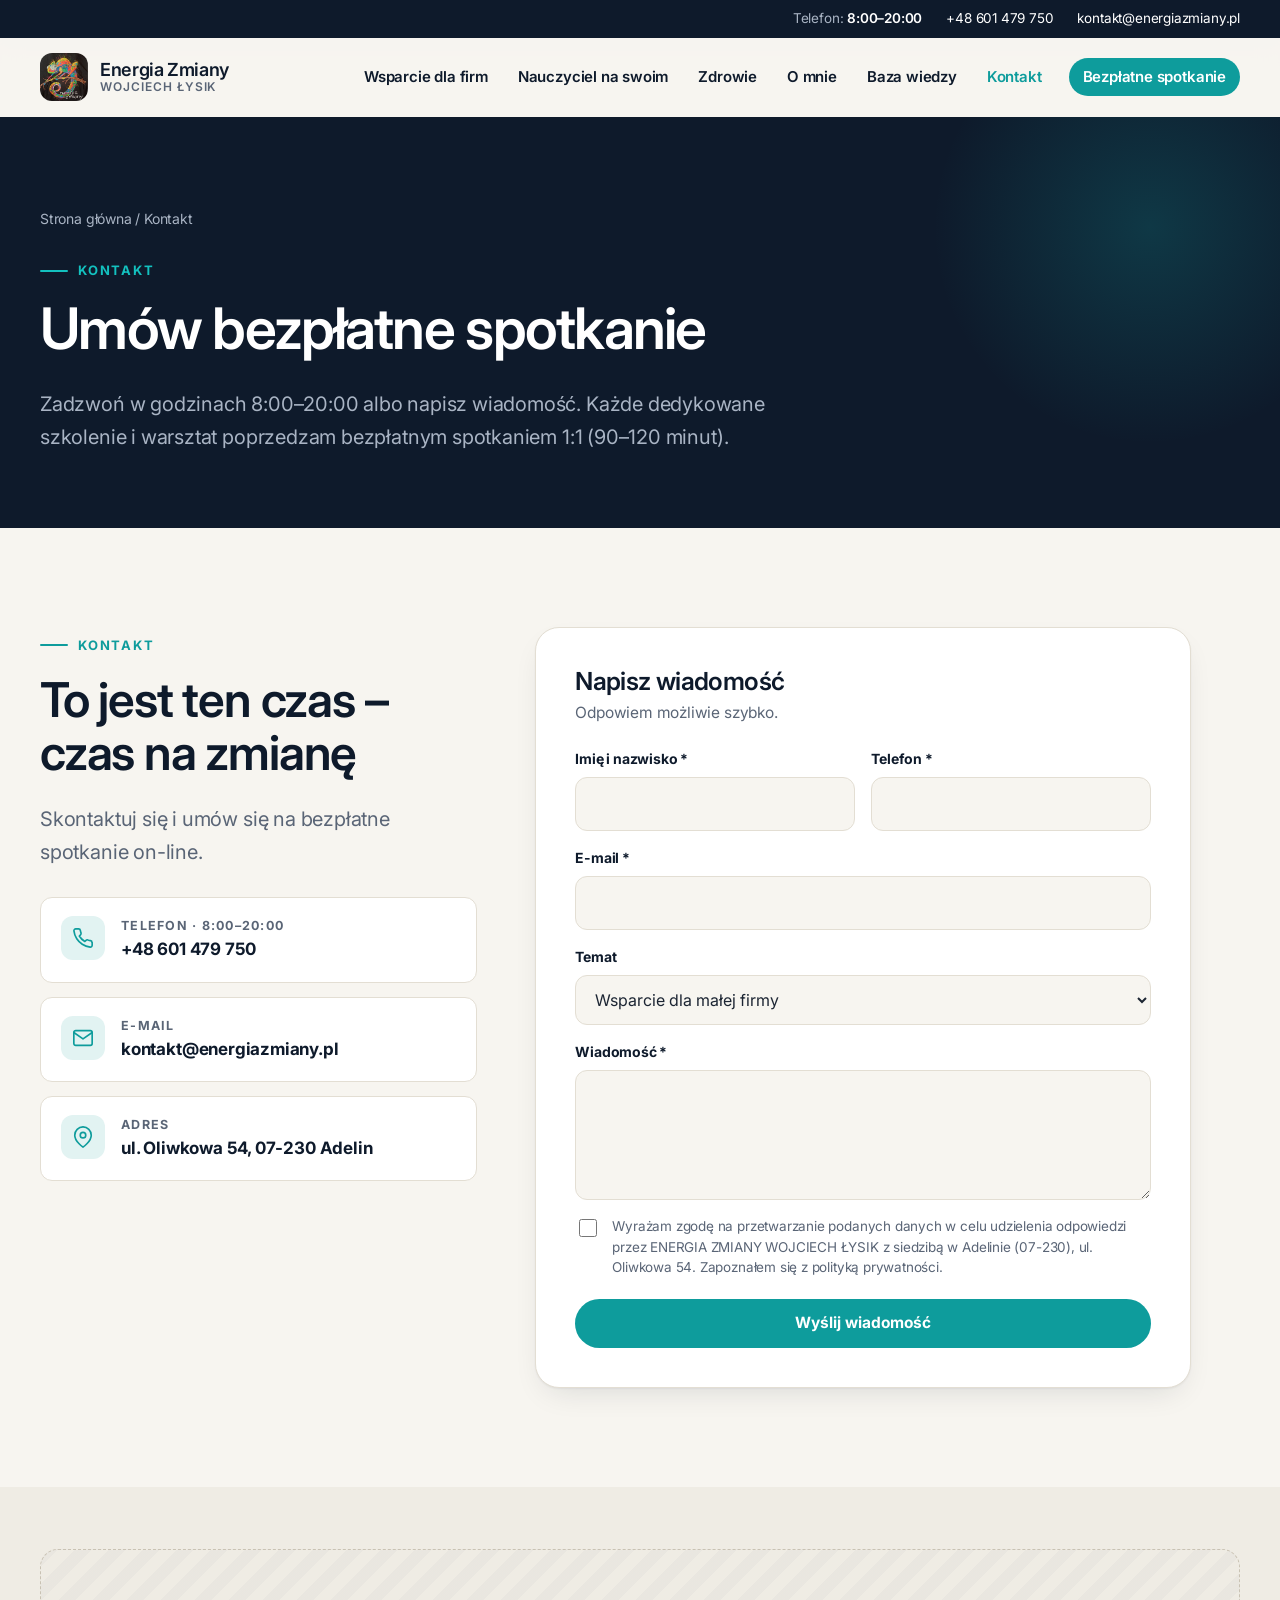
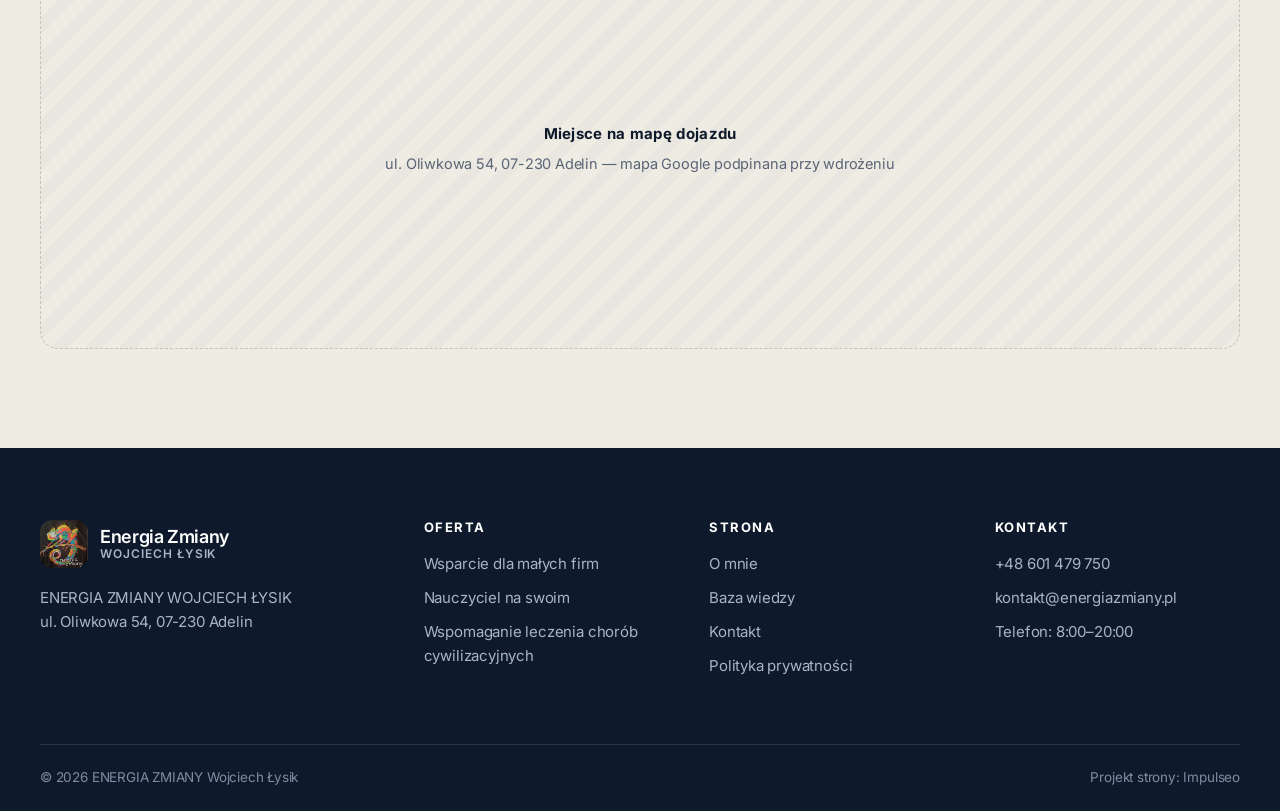
<file: kontakt.html>
<!doctype html>
<html lang="pl">
<head>
<meta charset="utf-8">
<meta name="viewport" content="width=device-width,initial-scale=1">
<title>Kontakt — umów bezpłatne spotkanie | Energia Zmiany</title>
<meta name="description" content="Kontakt z Wojciechem Łysikiem: tel. 601 479 750 (8:00–20:00), kontakt@energiazmiany.pl, Adelin, ul. Oliwkowa 54.">
<meta name="robots" content="noindex,nofollow">
<link rel="canonical" href="https://impulseo-pl.github.io/energia-zmiany/kontakt.html">
<meta property="og:type" content="website">
<meta property="og:locale" content="pl_PL">
<meta property="og:title" content="Kontakt — umów bezpłatne spotkanie | Energia Zmiany">
<meta property="og:description" content="Kontakt z Wojciechem Łysikiem: tel. 601 479 750 (8:00–20:00), kontakt@energiazmiany.pl, Adelin, ul. Oliwkowa 54.">
<meta property="og:url" content="https://impulseo-pl.github.io/energia-zmiany/kontakt.html">
<meta property="og:image" content="https://impulseo-pl.github.io/energia-zmiany/img/logo.webp">
<meta name="twitter:card" content="summary">
<meta name="theme-color" content="#0E1A2B">
<link rel="icon" href="img/favicon.png" type="image/png">
<link rel="apple-touch-icon" href="img/apple-touch-icon.png">
<link rel="preconnect" href="https://fonts.googleapis.com">
<link rel="preconnect" href="https://fonts.gstatic.com" crossorigin>
<link href="https://fonts.googleapis.com/css2?family=Inter:wght@400;500;600;700&display=swap" rel="stylesheet">
<link rel="stylesheet" href="assets/styles.css?v=7d129215">
<script type="application/ld+json">{"@context":"https://schema.org","@type":"ProfessionalService","name":"ENERGIA ZMIANY Wojciech Łysik","url":"https://impulseo-pl.github.io/energia-zmiany/","telephone":"+48 601 479 750","email":"kontakt@energiazmiany.pl","founder":{"@type":"Person","name":"Wojciech Łysik"},"address":{"@type":"PostalAddress","streetAddress":"ul. Oliwkowa 54","postalCode":"07-230","addressLocality":"Adelin","addressCountry":"PL"},"areaServed":"PL","openingHours":"Mo-Su 08:00-20:00"}</script>
</head>
<body>
<a class="skip" href="#tresc">Przejdź do treści</a>
<div class="topbar">
  <div class="wrap">
    <span class="hide-sm">Telefon: <b>8:00–20:00</b></span>
    <a href="tel:+48601479750">+48 601 479 750</a>
    <a href="mailto:kontakt@energiazmiany.pl">kontakt@energiazmiany.pl</a>
  </div>
</div>
<header class="header">
  <div class="wrap">
    <a class="brand" href="index.html" aria-label="Energia Zmiany — strona główna">
      <img src="img/logo.webp" alt="Logo Energia Zmiany" width="48" height="48">
      <span class="brand-txt"><b>Energia Zmiany</b><small>Wojciech Łysik</small></span>
    </a>
    <button class="burger" aria-label="Menu" aria-expanded="false" aria-controls="nav"><span></span></button>
    <nav class="nav" id="nav" aria-label="Główna nawigacja">
        <a href="wsparcie-dla-firm.html">Wsparcie dla firm</a>
        <a href="nauczyciel-na-swoim.html">Nauczyciel na swoim</a>
        <a href="wspomaganie-zdrowia.html">Zdrowie</a>
        <a href="o-mnie.html">O mnie</a>
        <a href="baza-wiedzy.html">Baza wiedzy</a>
        <a href="kontakt.html" aria-current="page">Kontakt</a>
        <a class="btn btn-primary" href="kontakt.html#formularz">Bezpłatne spotkanie</a>
    </nav>
  </div>
</header>
<main id="tresc">
<section class="page-hero on-dark">
  <div class="wrap">
    <div class="crumbs"><a href="index.html">Strona główna</a> / Kontakt</div>
    <span class="eyebrow">Kontakt</span>
    <h1>Umów bezpłatne spotkanie</h1>
    <p class="lead">Zadzwoń w godzinach 8:00–20:00 albo napisz wiadomość. Każde dedykowane szkolenie i warsztat poprzedzam bezpłatnym spotkaniem 1:1 (90–120 minut).</p>
  </div>
</section>

<section id="kontakt">
  <div class="wrap contact">
    <div class="reveal">
      <span class="eyebrow">Kontakt</span>
      <h2>To jest ten czas – czas na zmianę</h2>
      <p class="lead">Skontaktuj się i umów się na bezpłatne spotkanie on-line.</p>
      <ul class="contact-list">
        <li><span class="ci"><svg viewBox="0 0 24 24" fill="none" stroke="currentColor" stroke-width="1.8" stroke-linecap="round" stroke-linejoin="round"><path d="M22 16.9v3a2 2 0 0 1-2.2 2 19.8 19.8 0 0 1-8.6-3.1 19.5 19.5 0 0 1-6-6A19.8 19.8 0 0 1 2.1 4.2 2 2 0 0 1 4.1 2h3a2 2 0 0 1 2 1.7c.1.9.4 1.8.7 2.7a2 2 0 0 1-.5 2.1L8 9.8a16 16 0 0 0 6 6l1.3-1.3a2 2 0 0 1 2.1-.4c.9.3 1.8.6 2.7.7a2 2 0 0 1 1.7 2z"/></svg></span><div><small>Telefon · 8:00–20:00</small><a href="tel:+48601479750">+48 601 479 750</a></div></li>
        <li><span class="ci"><svg viewBox="0 0 24 24" fill="none" stroke="currentColor" stroke-width="1.8" stroke-linecap="round" stroke-linejoin="round"><rect x="2" y="4" width="20" height="16" rx="2"/><path d="M22 6l-10 7L2 6"/></svg></span><div><small>E-mail</small><a href="mailto:kontakt@energiazmiany.pl">kontakt@energiazmiany.pl</a></div></li>
        <li><span class="ci"><svg viewBox="0 0 24 24" fill="none" stroke="currentColor" stroke-width="1.8" stroke-linecap="round" stroke-linejoin="round"><path d="M21 10c0 7-9 13-9 13S3 17 3 10a9 9 0 0 1 18 0z"/><circle cx="12" cy="10" r="3"/></svg></span><div><small>Adres</small><span>ul. Oliwkowa 54, 07-230 Adelin</span></div></li>
      </ul>
    </div>
    <form class="form js-demo reveal" id="formularz">
      <h3>Napisz wiadomość</h3>
      <p>Odpowiem możliwie szybko.</p>
      <div class="fields">
        <div class="field"><label for="f-name">Imię i nazwisko *</label><input id="f-name" name="name" required autocomplete="name"></div>
        <div class="field"><label for="f-tel">Telefon *</label><input id="f-tel" name="tel" type="tel" required autocomplete="tel"></div>
        <div class="field full"><label for="f-mail">E-mail *</label><input id="f-mail" name="email" type="email" required autocomplete="email"></div>
        <div class="field full"><label for="f-topic">Temat</label><select id="f-topic" name="topic"><option>Wsparcie dla małej firmy</option><option>Nauczyciel na swoim</option><option>Wspomaganie zdrowia</option><option>Inny</option></select></div>
        <div class="field full"><label for="f-msg">Wiadomość *</label><textarea id="f-msg" name="msg" required></textarea></div>
        <label class="consent"><input type="checkbox" required> Wyrażam zgodę na przetwarzanie podanych danych w celu udzielenia odpowiedzi przez ENERGIA ZMIANY WOJCIECH ŁYSIK z siedzibą w Adelinie (07-230), ul. Oliwkowa 54. Zapoznałem się z polityką prywatności.</label>
      </div>
      <button class="btn btn-primary" type="submit">Wyślij wiadomość</button>
      <div class="form-msg" role="status">To wersja demonstracyjna — wysyłka formularza zostanie podłączona przy wdrożeniu.</div>
    </form>
  </div>
</section>

<section class="alt" style="padding-top:clamp(48px,36px + 2vw,72px)">
  <div class="wrap">
    <div class="ph wide reveal" style="aspect-ratio:21/7"><b>Miejsce na mapę dojazdu</b>ul. Oliwkowa 54, 07-230 Adelin — mapa Google podpinana przy wdrożeniu</div>
  </div>
</section>
</main>
<footer class="footer">
  <div class="wrap">
    <div class="footer-grid">
      <div>
        <a class="brand" href="index.html">
          <img src="img/logo.webp" alt="" width="48" height="48">
          <span class="brand-txt"><b>Energia Zmiany</b><small>Wojciech Łysik</small></span>
        </a>
        <p>ENERGIA ZMIANY WOJCIECH ŁYSIK<br>ul. Oliwkowa 54, 07-230 Adelin</p>
      </div>
      <div>
        <h4>Oferta</h4>
        <ul>
          <li><a href="wsparcie-dla-firm.html">Wsparcie dla małych firm</a></li>
          <li><a href="nauczyciel-na-swoim.html">Nauczyciel na swoim</a></li>
          <li><a href="wspomaganie-zdrowia.html">Wspomaganie leczenia chorób cywilizacyjnych</a></li>
        </ul>
      </div>
      <div>
        <h4>Strona</h4>
        <ul>
          <li><a href="o-mnie.html">O mnie</a></li>
          <li><a href="baza-wiedzy.html">Baza wiedzy</a></li>
          <li><a href="kontakt.html">Kontakt</a></li>
          <li><a href="#" aria-disabled="true">Polityka prywatności</a></li>
        </ul>
      </div>
      <div>
        <h4>Kontakt</h4>
        <ul>
          <li><a href="tel:+48601479750">+48 601 479 750</a></li>
          <li><a href="mailto:kontakt@energiazmiany.pl">kontakt@energiazmiany.pl</a></li>
          <li>Telefon: 8:00–20:00</li>
        </ul>
      </div>
    </div>
  </div>
  <div class="wrap footer-bottom">
    <span>© <span data-year>2026</span> ENERGIA ZMIANY Wojciech Łysik</span>
    <span>Projekt strony: Impulseo</span>
  </div>
</footer>
<script src="assets/main.js?v=d06121af" defer></script>
</body>
</html>
</file>
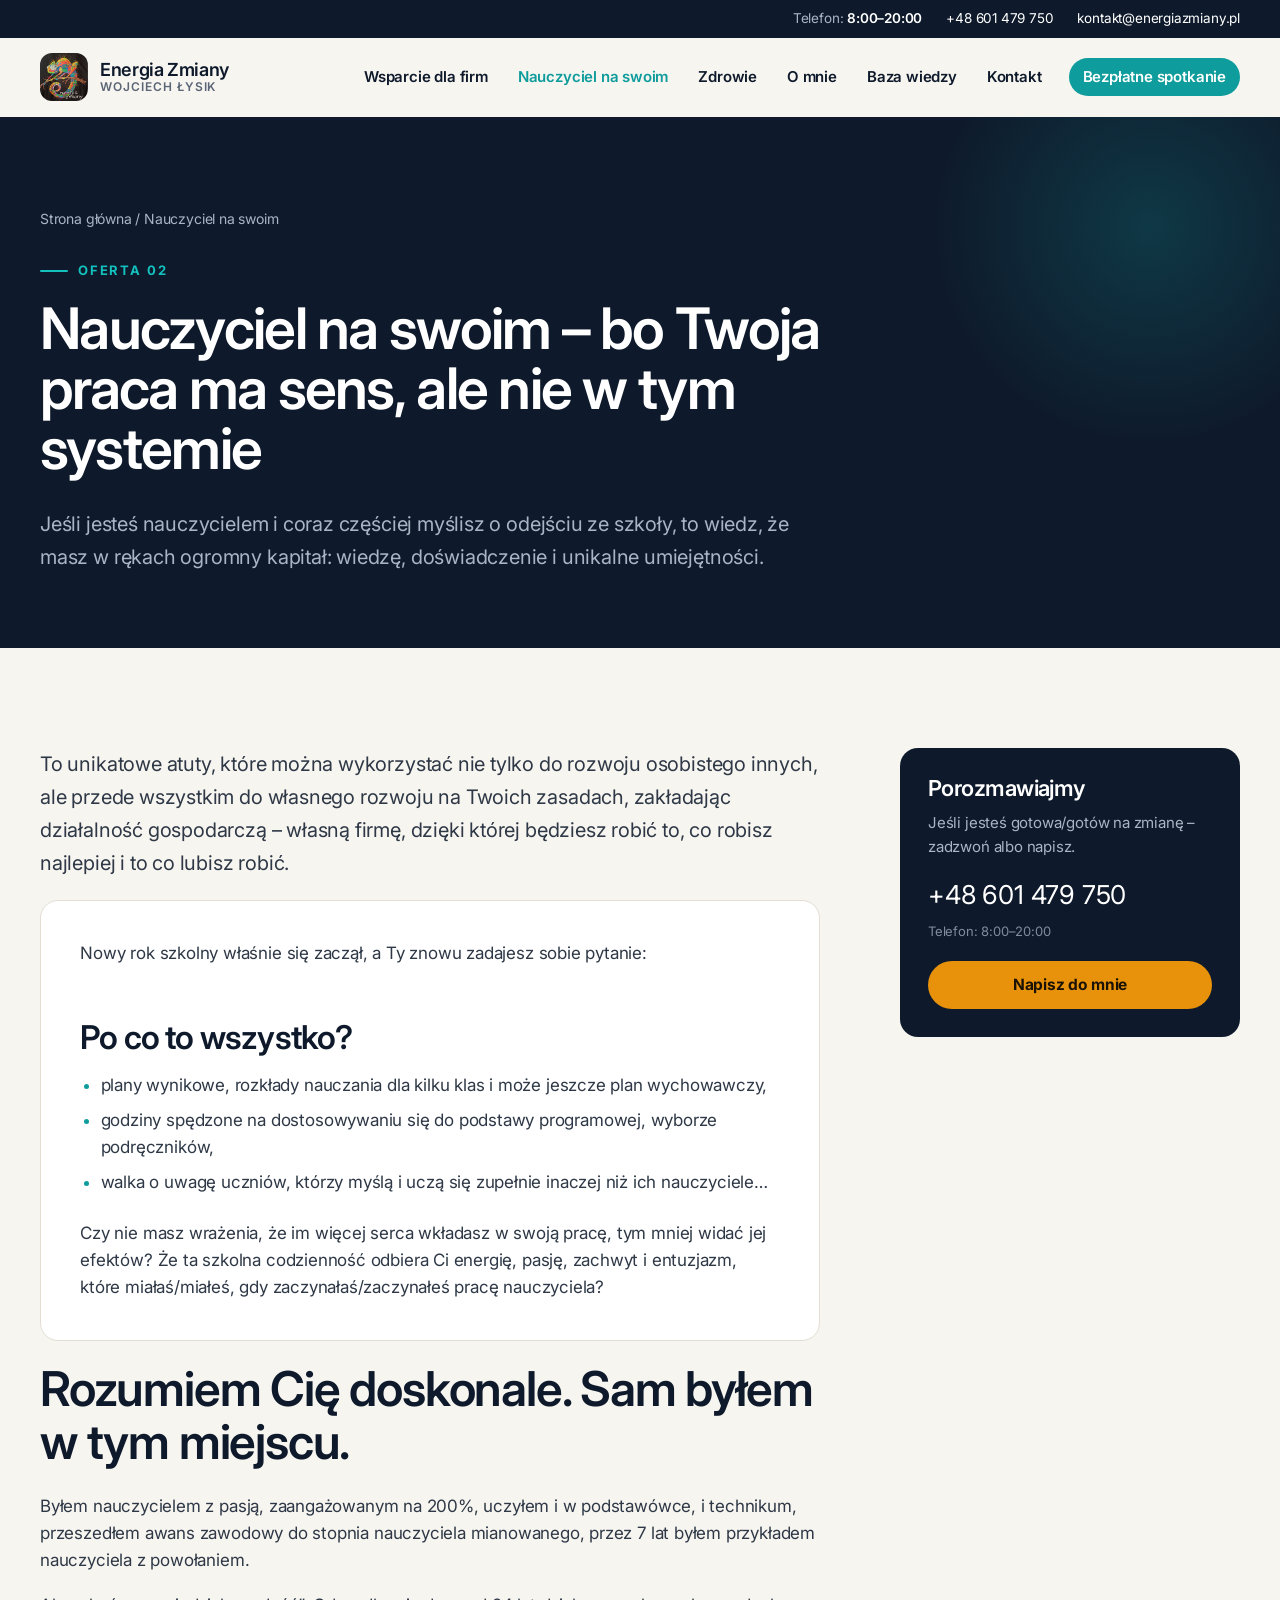
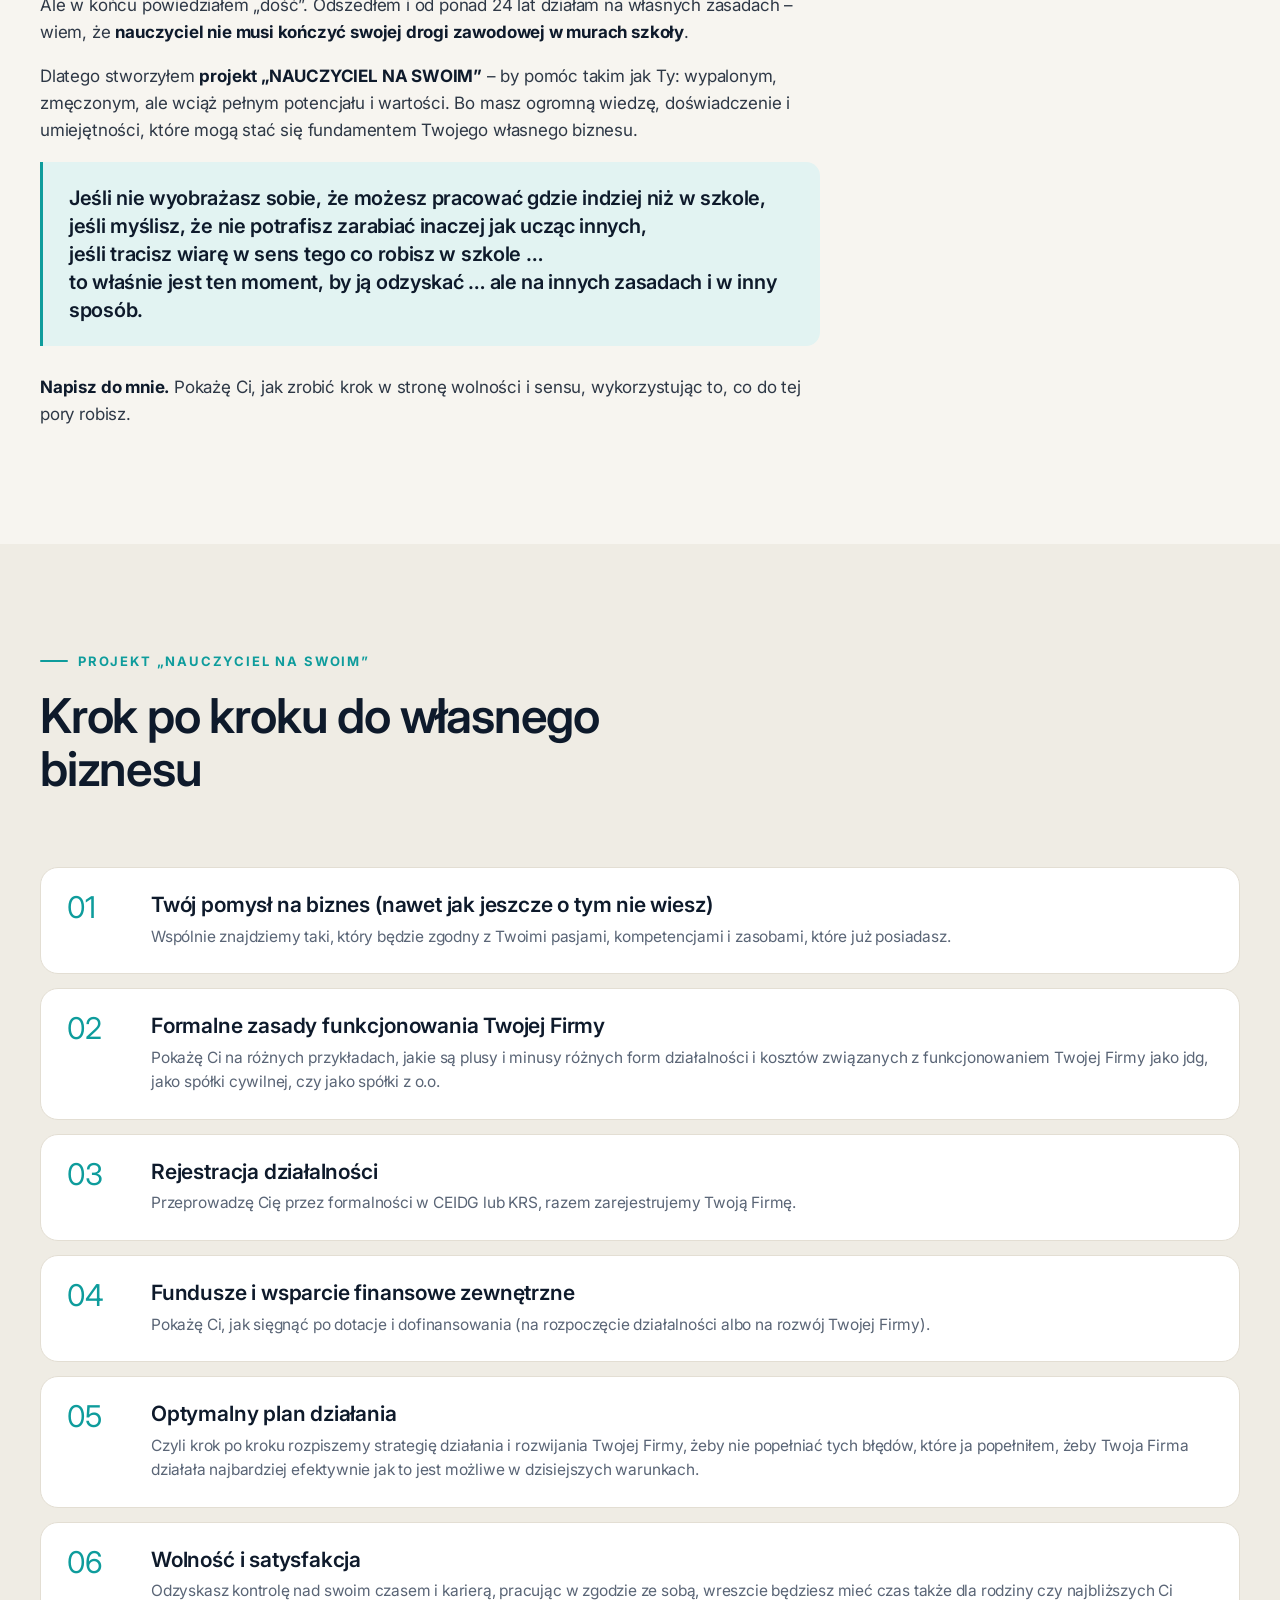
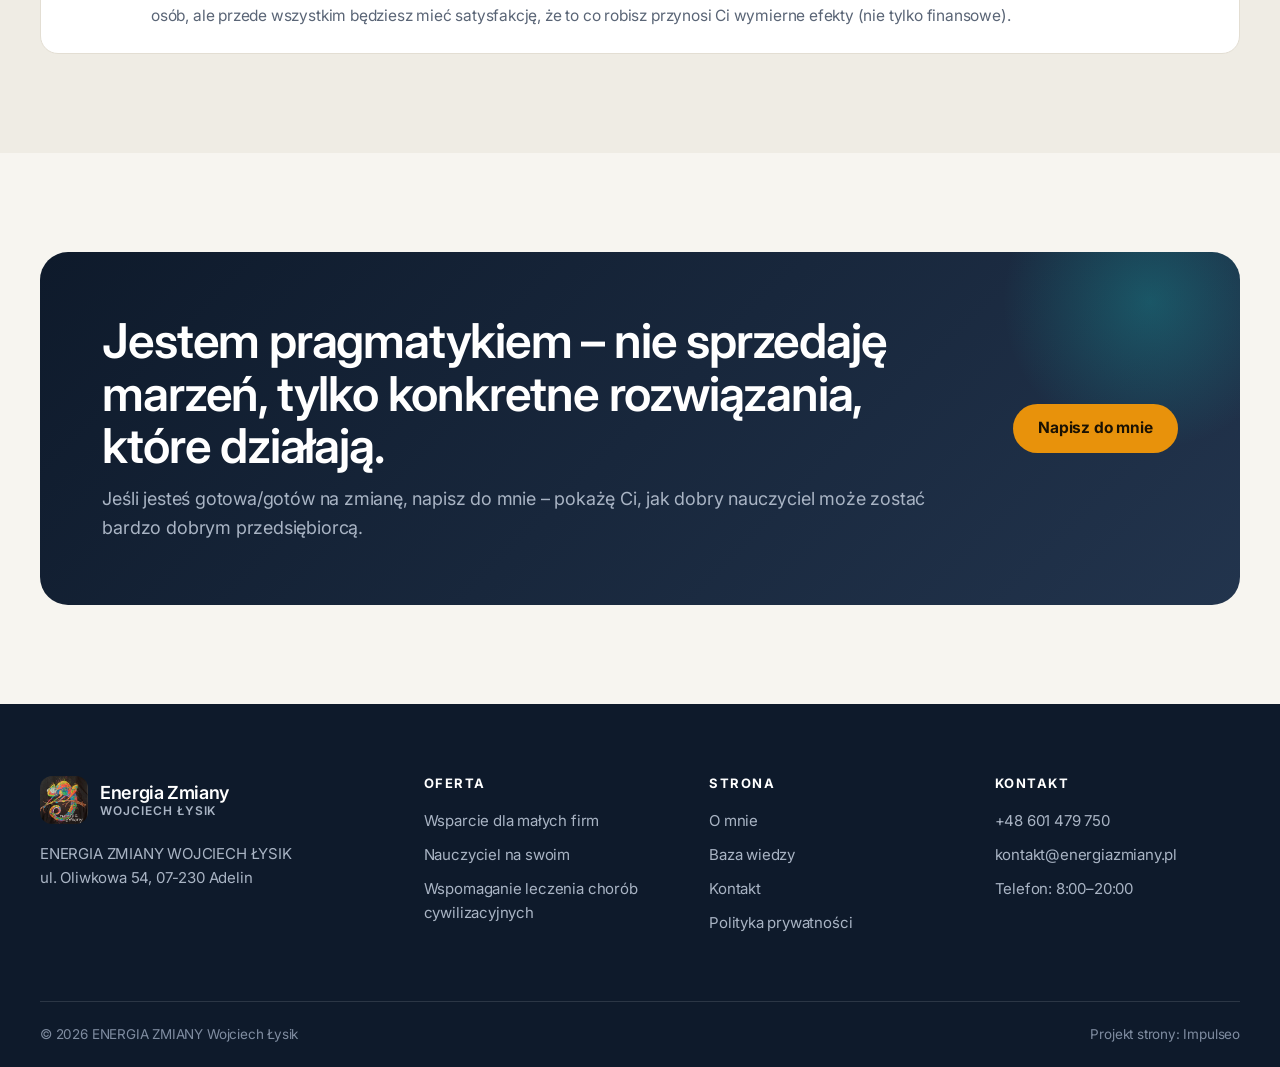
<file: nauczyciel-na-swoim.html>
<!doctype html>
<html lang="pl">
<head>
<meta charset="utf-8">
<meta name="viewport" content="width=device-width,initial-scale=1">
<title>Nauczyciel na swoim — własna firma po odejściu ze szkoły | Energia Zmiany</title>
<meta name="description" content="Projekt NAUCZYCIEL NA SWOIM: krok po kroku od pomysłu do własnej firmy, z dotacją na start. Tel. 601 479 750.">
<meta name="robots" content="noindex,nofollow">
<link rel="canonical" href="https://impulseo-pl.github.io/energia-zmiany/nauczyciel-na-swoim.html">
<meta property="og:type" content="website">
<meta property="og:locale" content="pl_PL">
<meta property="og:title" content="Nauczyciel na swoim — własna firma po odejściu ze szkoły | Energia Zmiany">
<meta property="og:description" content="Projekt NAUCZYCIEL NA SWOIM: krok po kroku od pomysłu do własnej firmy, z dotacją na start. Tel. 601 479 750.">
<meta property="og:url" content="https://impulseo-pl.github.io/energia-zmiany/nauczyciel-na-swoim.html">
<meta property="og:image" content="https://impulseo-pl.github.io/energia-zmiany/img/logo.webp">
<meta name="twitter:card" content="summary">
<meta name="theme-color" content="#0E1A2B">
<link rel="icon" href="img/favicon.png" type="image/png">
<link rel="apple-touch-icon" href="img/apple-touch-icon.png">
<link rel="preconnect" href="https://fonts.googleapis.com">
<link rel="preconnect" href="https://fonts.gstatic.com" crossorigin>
<link href="https://fonts.googleapis.com/css2?family=Inter:wght@400;500;600;700&display=swap" rel="stylesheet">
<link rel="stylesheet" href="assets/styles.css?v=7d129215">
<script type="application/ld+json">{"@context":"https://schema.org","@type":"ProfessionalService","name":"ENERGIA ZMIANY Wojciech Łysik","url":"https://impulseo-pl.github.io/energia-zmiany/","telephone":"+48 601 479 750","email":"kontakt@energiazmiany.pl","founder":{"@type":"Person","name":"Wojciech Łysik"},"address":{"@type":"PostalAddress","streetAddress":"ul. Oliwkowa 54","postalCode":"07-230","addressLocality":"Adelin","addressCountry":"PL"},"areaServed":"PL","openingHours":"Mo-Su 08:00-20:00"}</script>
</head>
<body>
<a class="skip" href="#tresc">Przejdź do treści</a>
<div class="topbar">
  <div class="wrap">
    <span class="hide-sm">Telefon: <b>8:00–20:00</b></span>
    <a href="tel:+48601479750">+48 601 479 750</a>
    <a href="mailto:kontakt@energiazmiany.pl">kontakt@energiazmiany.pl</a>
  </div>
</div>
<header class="header">
  <div class="wrap">
    <a class="brand" href="index.html" aria-label="Energia Zmiany — strona główna">
      <img src="img/logo.webp" alt="Logo Energia Zmiany" width="48" height="48">
      <span class="brand-txt"><b>Energia Zmiany</b><small>Wojciech Łysik</small></span>
    </a>
    <button class="burger" aria-label="Menu" aria-expanded="false" aria-controls="nav"><span></span></button>
    <nav class="nav" id="nav" aria-label="Główna nawigacja">
        <a href="wsparcie-dla-firm.html">Wsparcie dla firm</a>
        <a href="nauczyciel-na-swoim.html" aria-current="page">Nauczyciel na swoim</a>
        <a href="wspomaganie-zdrowia.html">Zdrowie</a>
        <a href="o-mnie.html">O mnie</a>
        <a href="baza-wiedzy.html">Baza wiedzy</a>
        <a href="kontakt.html">Kontakt</a>
        <a class="btn btn-primary" href="kontakt.html#formularz">Bezpłatne spotkanie</a>
    </nav>
  </div>
</header>
<main id="tresc">
<section class="page-hero on-dark">
  <div class="wrap">
    <div class="crumbs"><a href="index.html">Strona główna</a> / Nauczyciel na swoim</div>
    <span class="eyebrow">Oferta 02</span>
    <h1>Nauczyciel na swoim – bo Twoja praca ma sens, ale nie w tym systemie</h1>
    <p class="lead">Jeśli jesteś nauczycielem i coraz częściej myślisz o odejściu ze szkoły, to wiedz, że masz w rękach ogromny kapitał: wiedzę, doświadczenie i unikalne umiejętności.</p>
  </div>
</section>

<section>
  <div class="wrap layout">
    <div class="prose">
      <p class="lead reveal">To unikatowe atuty, które można wykorzystać nie tylko do rozwoju osobistego innych, ale przede wszystkim do własnego rozwoju na Twoich zasadach, zakładając działalność gospodarczą – własną firmę, dzięki której będziesz robić to, co robisz najlepiej i to co lubisz robić.</p>

      <div class="block reveal">
        <p>Nowy rok szkolny właśnie się zaczął, a Ty znowu zadajesz sobie pytanie:</p>
        <h2>Po co to wszystko?</h2>
        <ul>
          <li>plany wynikowe, rozkłady nauczania dla kilku klas i może jeszcze plan wychowawczy,</li>
          <li>godziny spędzone na dostosowywaniu się do podstawy programowej, wyborze podręczników,</li>
          <li>walka o uwagę uczniów, którzy myślą i uczą się zupełnie inaczej niż ich nauczyciele…</li>
        </ul>
        <p>Czy nie masz wrażenia, że im więcej serca wkładasz w swoją pracę, tym mniej widać jej efektów? Że ta szkolna codzienność odbiera Ci energię, pasję, zachwyt i entuzjazm, które miałaś/miałeś, gdy zaczynałaś/zaczynałeś pracę nauczyciela?</p>
      </div>

      <div class="reveal">
        <h2>Rozumiem Cię doskonale. Sam byłem w tym miejscu.</h2>
        <p>Byłem nauczycielem z pasją, zaangażowanym na 200%, uczyłem i w podstawówce, i technikum, przeszedłem awans zawodowy do stopnia nauczyciela mianowanego, przez 7 lat byłem przykładem nauczyciela z powołaniem.</p>
        <p>Ale w końcu powiedziałem „dość”. Odszedłem i od ponad 24 lat działam na własnych zasadach – wiem, że <strong>nauczyciel nie musi kończyć swojej drogi zawodowej w murach szkoły</strong>.</p>
        <p>Dlatego stworzyłem <strong>projekt „NAUCZYCIEL NA SWOIM”</strong> – by pomóc takim jak Ty: wypalonym, zmęczonym, ale wciąż pełnym potencjału i wartości. Bo masz ogromną wiedzę, doświadczenie i umiejętności, które mogą stać się fundamentem Twojego własnego biznesu.</p>
      </div>

      <blockquote class="pull reveal">
        Jeśli nie wyobrażasz sobie, że możesz pracować gdzie indziej niż w szkole,<br>
        jeśli myślisz, że nie potrafisz zarabiać inaczej jak ucząc innych,<br>
        jeśli tracisz wiarę w sens tego co robisz w szkole …<br>
        to właśnie jest ten moment, by ją odzyskać … ale na innych zasadach i w inny sposób.
      </blockquote>

      <p class="reveal"><strong>Napisz do mnie.</strong> Pokażę Ci, jak zrobić krok w stronę wolności i sensu, wykorzystując to, co do tej pory robisz.</p>
    </div>

    <aside class="aside">
      <div class="aside-card">
        <h3>Porozmawiajmy</h3>
        <p>Jeśli jesteś gotowa/gotów na zmianę – zadzwoń albo napisz.</p>
        <a class="tel" href="tel:+48601479750">+48 601 479 750</a>
        <small>Telefon: 8:00–20:00</small>
        <a class="btn btn-amber" href="kontakt.html#formularz">Napisz do mnie</a>
      </div>
    </aside>
  </div>
</section>

<section class="alt">
  <div class="wrap">
    <div class="sec-head reveal">
      <div>
        <span class="eyebrow">Projekt „Nauczyciel na swoim”</span>
        <h2>Krok po kroku do własnego biznesu</h2>
      </div>
    </div>
    <ol class="path">
      <li class="reveal"><i>01</i><div><b>Twój pomysł na biznes (nawet jak jeszcze o tym nie wiesz)</b><span>Wspólnie znajdziemy taki, który będzie zgodny z Twoimi pasjami, kompetencjami i zasobami, które już posiadasz.</span></div></li>
      <li class="reveal"><i>02</i><div><b>Formalne zasady funkcjonowania Twojej Firmy</b><span>Pokażę Ci na różnych przykładach, jakie są plusy i minusy różnych form działalności i kosztów związanych z funkcjonowaniem Twojej Firmy jako jdg, jako spółki cywilnej, czy jako spółki z o.o.</span></div></li>
      <li class="reveal"><i>03</i><div><b>Rejestracja działalności</b><span>Przeprowadzę Cię przez formalności w CEIDG lub KRS, razem zarejestrujemy Twoją Firmę.</span></div></li>
      <li class="reveal"><i>04</i><div><b>Fundusze i wsparcie finansowe zewnętrzne</b><span>Pokażę Ci, jak sięgnąć po dotacje i dofinansowania (na rozpoczęcie działalności albo na rozwój Twojej Firmy).</span></div></li>
      <li class="reveal"><i>05</i><div><b>Optymalny plan działania</b><span>Czyli krok po kroku rozpiszemy strategię działania i rozwijania Twojej Firmy, żeby nie popełniać tych błędów, które ja popełniłem, żeby Twoja Firma działała najbardziej efektywnie jak to jest możliwe w dzisiejszych warunkach.</span></div></li>
      <li class="reveal"><i>06</i><div><b>Wolność i satysfakcja</b><span>Odzyskasz kontrolę nad swoim czasem i karierą, pracując w zgodzie ze sobą, wreszcie będziesz mieć czas także dla rodziny czy najbliższych Ci osób, ale przede wszystkim będziesz mieć satysfakcję, że to co robisz przynosi Ci wymierne efekty (nie tylko finansowe).</span></div></li>
    </ol>
  </div>
</section>

<section>
  <div class="wrap">
    <div class="cta reveal">
      <div>
        <h2>Jestem pragmatykiem – nie sprzedaję marzeń, tylko konkretne rozwiązania, które działają.</h2>
        <p>Jeśli jesteś gotowa/gotów na zmianę, napisz do mnie – pokażę Ci, jak dobry nauczyciel może zostać bardzo dobrym przedsiębiorcą.</p>
      </div>
      <div class="hero-actions on-dark" style="background:none">
        <a class="btn btn-amber" href="kontakt.html#formularz">Napisz do mnie</a>
      </div>
    </div>
  </div>
</section>
</main>
<footer class="footer">
  <div class="wrap">
    <div class="footer-grid">
      <div>
        <a class="brand" href="index.html">
          <img src="img/logo.webp" alt="" width="48" height="48">
          <span class="brand-txt"><b>Energia Zmiany</b><small>Wojciech Łysik</small></span>
        </a>
        <p>ENERGIA ZMIANY WOJCIECH ŁYSIK<br>ul. Oliwkowa 54, 07-230 Adelin</p>
      </div>
      <div>
        <h4>Oferta</h4>
        <ul>
          <li><a href="wsparcie-dla-firm.html">Wsparcie dla małych firm</a></li>
          <li><a href="nauczyciel-na-swoim.html">Nauczyciel na swoim</a></li>
          <li><a href="wspomaganie-zdrowia.html">Wspomaganie leczenia chorób cywilizacyjnych</a></li>
        </ul>
      </div>
      <div>
        <h4>Strona</h4>
        <ul>
          <li><a href="o-mnie.html">O mnie</a></li>
          <li><a href="baza-wiedzy.html">Baza wiedzy</a></li>
          <li><a href="kontakt.html">Kontakt</a></li>
          <li><a href="#" aria-disabled="true">Polityka prywatności</a></li>
        </ul>
      </div>
      <div>
        <h4>Kontakt</h4>
        <ul>
          <li><a href="tel:+48601479750">+48 601 479 750</a></li>
          <li><a href="mailto:kontakt@energiazmiany.pl">kontakt@energiazmiany.pl</a></li>
          <li>Telefon: 8:00–20:00</li>
        </ul>
      </div>
    </div>
  </div>
  <div class="wrap footer-bottom">
    <span>© <span data-year>2026</span> ENERGIA ZMIANY Wojciech Łysik</span>
    <span>Projekt strony: Impulseo</span>
  </div>
</footer>
<script src="assets/main.js?v=d06121af" defer></script>
</body>
</html>
</file>
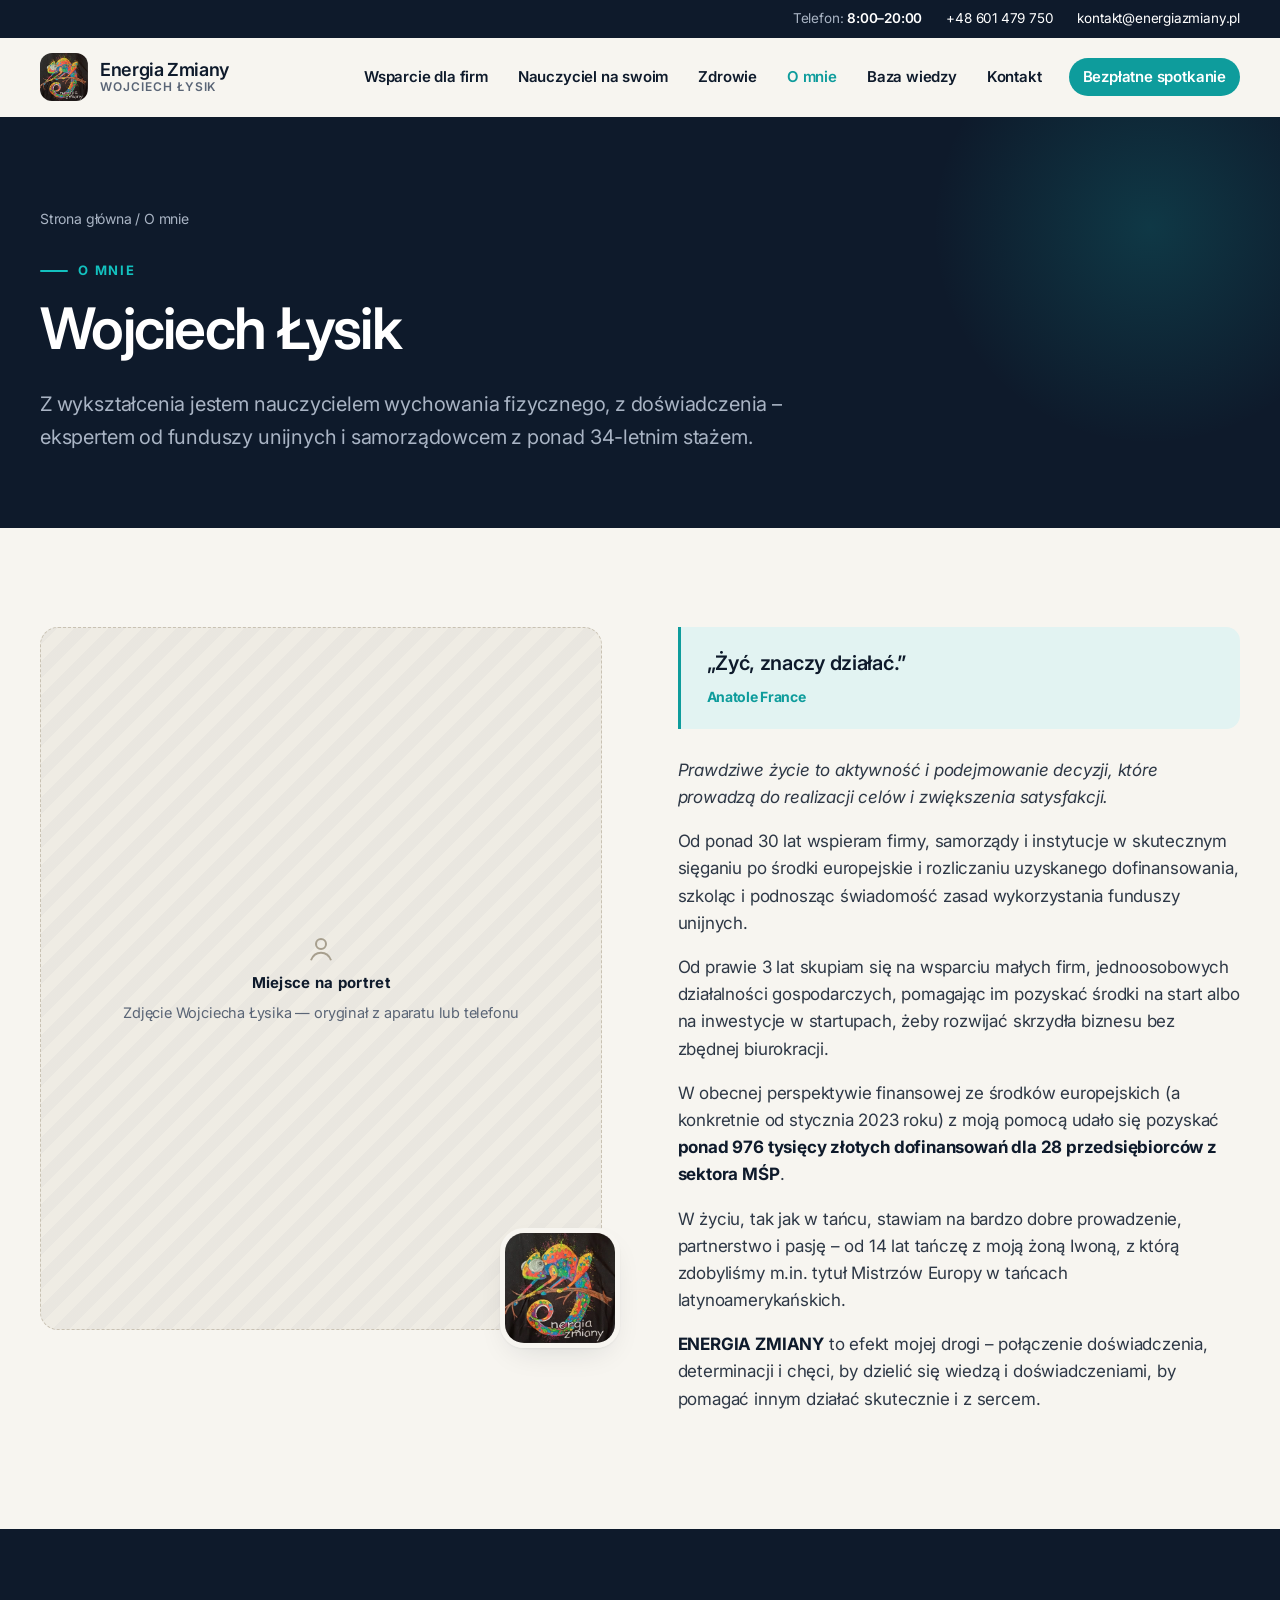
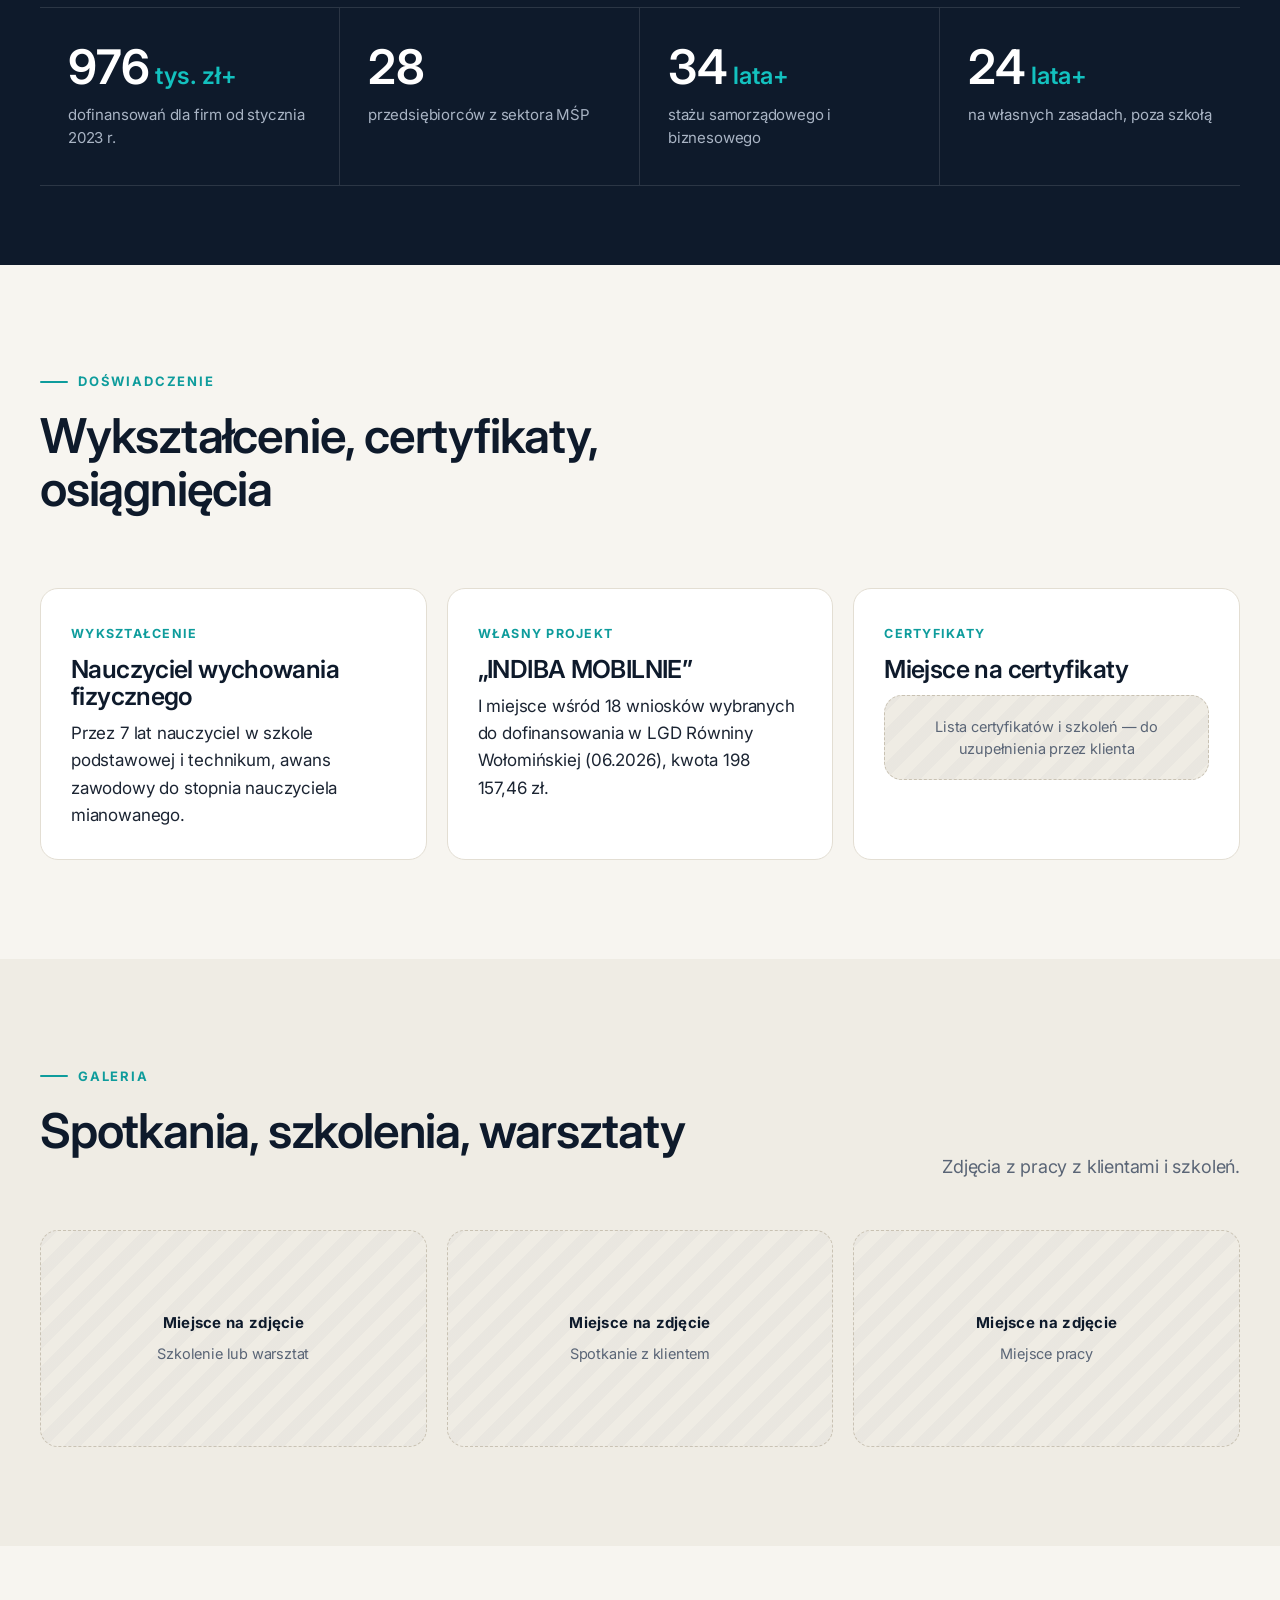
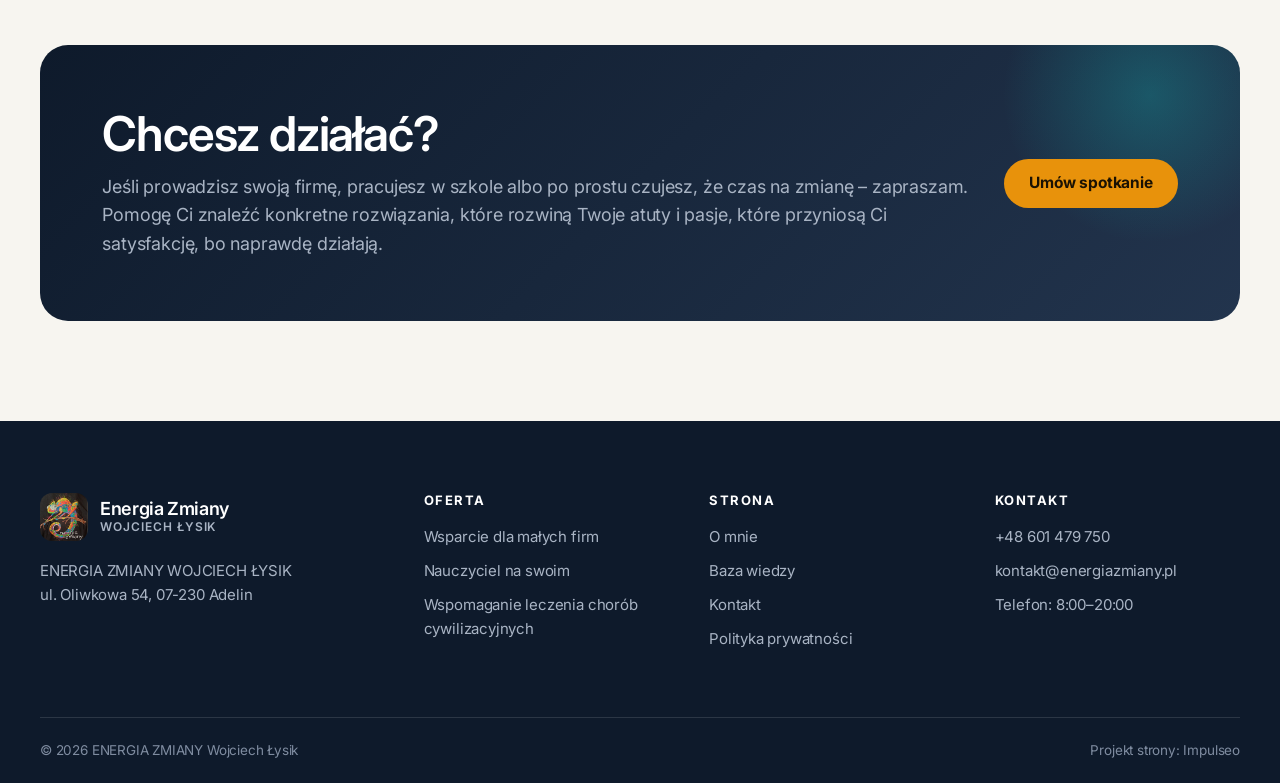
<file: o-mnie.html>
<!doctype html>
<html lang="pl">
<head>
<meta charset="utf-8">
<meta name="viewport" content="width=device-width,initial-scale=1">
<title>O mnie — Wojciech Łysik | Energia Zmiany</title>
<meta name="description" content="Wojciech Łysik: ekspert od funduszy unijnych, samorządowiec z ponad 34-letnim stażem. Ponad 976 tys. zł dofinansowań dla 28 firm od 2023 r.">
<meta name="robots" content="noindex,nofollow">
<link rel="canonical" href="https://impulseo-pl.github.io/energia-zmiany/o-mnie.html">
<meta property="og:type" content="website">
<meta property="og:locale" content="pl_PL">
<meta property="og:title" content="O mnie — Wojciech Łysik | Energia Zmiany">
<meta property="og:description" content="Wojciech Łysik: ekspert od funduszy unijnych, samorządowiec z ponad 34-letnim stażem. Ponad 976 tys. zł dofinansowań dla 28 firm od 2023 r.">
<meta property="og:url" content="https://impulseo-pl.github.io/energia-zmiany/o-mnie.html">
<meta property="og:image" content="https://impulseo-pl.github.io/energia-zmiany/img/logo.webp">
<meta name="twitter:card" content="summary">
<meta name="theme-color" content="#0E1A2B">
<link rel="icon" href="img/favicon.png" type="image/png">
<link rel="apple-touch-icon" href="img/apple-touch-icon.png">
<link rel="preconnect" href="https://fonts.googleapis.com">
<link rel="preconnect" href="https://fonts.gstatic.com" crossorigin>
<link href="https://fonts.googleapis.com/css2?family=Inter:wght@400;500;600;700&display=swap" rel="stylesheet">
<link rel="stylesheet" href="assets/styles.css?v=7d129215">
<script type="application/ld+json">{"@context":"https://schema.org","@type":"ProfessionalService","name":"ENERGIA ZMIANY Wojciech Łysik","url":"https://impulseo-pl.github.io/energia-zmiany/","telephone":"+48 601 479 750","email":"kontakt@energiazmiany.pl","founder":{"@type":"Person","name":"Wojciech Łysik"},"address":{"@type":"PostalAddress","streetAddress":"ul. Oliwkowa 54","postalCode":"07-230","addressLocality":"Adelin","addressCountry":"PL"},"areaServed":"PL","openingHours":"Mo-Su 08:00-20:00"}</script>
</head>
<body>
<a class="skip" href="#tresc">Przejdź do treści</a>
<div class="topbar">
  <div class="wrap">
    <span class="hide-sm">Telefon: <b>8:00–20:00</b></span>
    <a href="tel:+48601479750">+48 601 479 750</a>
    <a href="mailto:kontakt@energiazmiany.pl">kontakt@energiazmiany.pl</a>
  </div>
</div>
<header class="header">
  <div class="wrap">
    <a class="brand" href="index.html" aria-label="Energia Zmiany — strona główna">
      <img src="img/logo.webp" alt="Logo Energia Zmiany" width="48" height="48">
      <span class="brand-txt"><b>Energia Zmiany</b><small>Wojciech Łysik</small></span>
    </a>
    <button class="burger" aria-label="Menu" aria-expanded="false" aria-controls="nav"><span></span></button>
    <nav class="nav" id="nav" aria-label="Główna nawigacja">
        <a href="wsparcie-dla-firm.html">Wsparcie dla firm</a>
        <a href="nauczyciel-na-swoim.html">Nauczyciel na swoim</a>
        <a href="wspomaganie-zdrowia.html">Zdrowie</a>
        <a href="o-mnie.html" aria-current="page">O mnie</a>
        <a href="baza-wiedzy.html">Baza wiedzy</a>
        <a href="kontakt.html">Kontakt</a>
        <a class="btn btn-primary" href="kontakt.html#formularz">Bezpłatne spotkanie</a>
    </nav>
  </div>
</header>
<main id="tresc">
<section class="page-hero on-dark">
  <div class="wrap">
    <div class="crumbs"><a href="index.html">Strona główna</a> / O mnie</div>
    <span class="eyebrow">O mnie</span>
    <h1>Wojciech Łysik</h1>
    <p class="lead">Z wykształcenia jestem nauczycielem wychowania fizycznego, z doświadczenia – ekspertem od funduszy unijnych i samorządowcem z ponad 34-letnim stażem.</p>
  </div>
</section>

<section>
  <div class="wrap split top">
    <div class="about-photo reveal">
      <div class="ph portrait">
        <svg viewBox="0 0 24 24" fill="none" stroke="currentColor" stroke-width="1.6"><circle cx="12" cy="8" r="4"/><path d="M4 21c1.5-4 4.5-6 8-6s6.5 2 8 6"/></svg>
        <b>Miejsce na portret</b>
        Zdjęcie Wojciecha Łysika — oryginał z aparatu lub telefonu
      </div>
      <div class="seal"><img src="img/logo.webp" alt="" width="120" height="120" loading="lazy"></div>
    </div>
    <div class="prose reveal">
      <blockquote class="pull">„Żyć, znaczy działać.”<cite>Anatole France</cite></blockquote>
      <p><em>Prawdziwe życie to aktywność i podejmowanie decyzji, które prowadzą do realizacji celów i zwiększenia satysfakcji.</em></p>
      <p>Od ponad 30 lat wspieram firmy, samorządy i instytucje w skutecznym sięganiu po środki europejskie i rozliczaniu uzyskanego dofinansowania, szkoląc i podnosząc świadomość zasad wykorzystania funduszy unijnych.</p>
      <p>Od prawie 3 lat skupiam się na wsparciu małych firm, jednoosobowych działalności gospodarczych, pomagając im pozyskać środki na start albo na inwestycje w startupach, żeby rozwijać skrzydła biznesu bez zbędnej biurokracji.</p>
      <p>W obecnej perspektywie finansowej ze środków europejskich (a konkretnie od stycznia 2023 roku) z moją pomocą udało się pozyskać <strong>ponad 976 tysięcy złotych dofinansowań dla 28 przedsiębiorców z sektora MŚP</strong>.</p>
      <p>W życiu, tak jak w tańcu, stawiam na bardzo dobre prowadzenie, partnerstwo i pasję – od 14 lat tańczę z moją żoną Iwoną, z którą zdobyliśmy m.in. tytuł Mistrzów Europy w tańcach latynoamerykańskich.</p>
      <p><strong>ENERGIA ZMIANY</strong> to efekt mojej drogi – połączenie doświadczenia, determinacji i chęci, by dzielić się wiedzą i doświadczeniami, by pomagać innym działać skutecznie i z sercem.</p>
    </div>
  </div>
</section>

<section class="on-dark" style="padding-block:clamp(56px,40px + 3vw,88px)">
  <div class="wrap">
    <div class="stats reveal">
      <div class="stat"><b>976<small> tys. zł+</small></b><span>dofinansowań dla firm od stycznia 2023 r.</span></div>
      <div class="stat"><b>28</b><span>przedsiębiorców z sektora MŚP</span></div>
      <div class="stat"><b>34<small> lata+</small></b><span>stażu samorządowego i biznesowego</span></div>
      <div class="stat"><b>24<small> lata+</small></b><span>na własnych zasadach, poza szkołą</span></div>
    </div>
  </div>
</section>

<section>
  <div class="wrap">
    <div class="sec-head reveal">
      <div>
        <span class="eyebrow">Doświadczenie</span>
        <h2>Wykształcenie, certyfikaty, osiągnięcia</h2>
      </div>
    </div>
    <div class="cards">
      <div class="card reveal">
        <span class="tag">Wykształcenie</span>
        <h3>Nauczyciel wychowania fizycznego</h3>
        <p>Przez 7 lat nauczyciel w szkole podstawowej i technikum, awans zawodowy do stopnia nauczyciela mianowanego.</p>
      </div>
      <div class="card reveal">
        <span class="tag">Własny projekt</span>
        <h3>„INDIBA MOBILNIE”</h3>
        <p>I miejsce wśród 18 wniosków wybranych do dofinansowania w LGD Równiny Wołomińskiej (06.2026), kwota 198 157,46 zł.</p>
      </div>
      <div class="card reveal">
        <span class="tag">Certyfikaty</span>
        <h3>Miejsce na certyfikaty</h3>
        <div class="ph" style="margin-top:12px;padding:20px">Lista certyfikatów i szkoleń — do uzupełnienia przez klienta</div>
      </div>
    </div>
  </div>
</section>

<section class="alt">
  <div class="wrap">
    <div class="sec-head reveal">
      <div>
        <span class="eyebrow">Galeria</span>
        <h2>Spotkania, szkolenia, warsztaty</h2>
      </div>
      <p>Zdjęcia z pracy z klientami i szkoleń.</p>
    </div>
    <div class="cards">
      <div class="ph wide reveal"><b>Miejsce na zdjęcie</b>Szkolenie lub warsztat</div>
      <div class="ph wide reveal"><b>Miejsce na zdjęcie</b>Spotkanie z klientem</div>
      <div class="ph wide reveal"><b>Miejsce na zdjęcie</b>Miejsce pracy</div>
    </div>
  </div>
</section>

<section>
  <div class="wrap">
    <div class="cta reveal">
      <div>
        <h2>Chcesz działać?</h2>
        <p>Jeśli prowadzisz swoją firmę, pracujesz w szkole albo po prostu czujesz, że czas na zmianę – zapraszam. Pomogę Ci znaleźć konkretne rozwiązania, które rozwiną Twoje atuty i pasje, które przyniosą Ci satysfakcję, bo naprawdę działają.</p>
      </div>
      <div class="hero-actions on-dark" style="background:none">
        <a class="btn btn-amber" href="kontakt.html#formularz">Umów spotkanie</a>
      </div>
    </div>
  </div>
</section>
</main>
<footer class="footer">
  <div class="wrap">
    <div class="footer-grid">
      <div>
        <a class="brand" href="index.html">
          <img src="img/logo.webp" alt="" width="48" height="48">
          <span class="brand-txt"><b>Energia Zmiany</b><small>Wojciech Łysik</small></span>
        </a>
        <p>ENERGIA ZMIANY WOJCIECH ŁYSIK<br>ul. Oliwkowa 54, 07-230 Adelin</p>
      </div>
      <div>
        <h4>Oferta</h4>
        <ul>
          <li><a href="wsparcie-dla-firm.html">Wsparcie dla małych firm</a></li>
          <li><a href="nauczyciel-na-swoim.html">Nauczyciel na swoim</a></li>
          <li><a href="wspomaganie-zdrowia.html">Wspomaganie leczenia chorób cywilizacyjnych</a></li>
        </ul>
      </div>
      <div>
        <h4>Strona</h4>
        <ul>
          <li><a href="o-mnie.html">O mnie</a></li>
          <li><a href="baza-wiedzy.html">Baza wiedzy</a></li>
          <li><a href="kontakt.html">Kontakt</a></li>
          <li><a href="#" aria-disabled="true">Polityka prywatności</a></li>
        </ul>
      </div>
      <div>
        <h4>Kontakt</h4>
        <ul>
          <li><a href="tel:+48601479750">+48 601 479 750</a></li>
          <li><a href="mailto:kontakt@energiazmiany.pl">kontakt@energiazmiany.pl</a></li>
          <li>Telefon: 8:00–20:00</li>
        </ul>
      </div>
    </div>
  </div>
  <div class="wrap footer-bottom">
    <span>© <span data-year>2026</span> ENERGIA ZMIANY Wojciech Łysik</span>
    <span>Projekt strony: Impulseo</span>
  </div>
</footer>
<script src="assets/main.js?v=d06121af" defer></script>
</body>
</html>
</file>
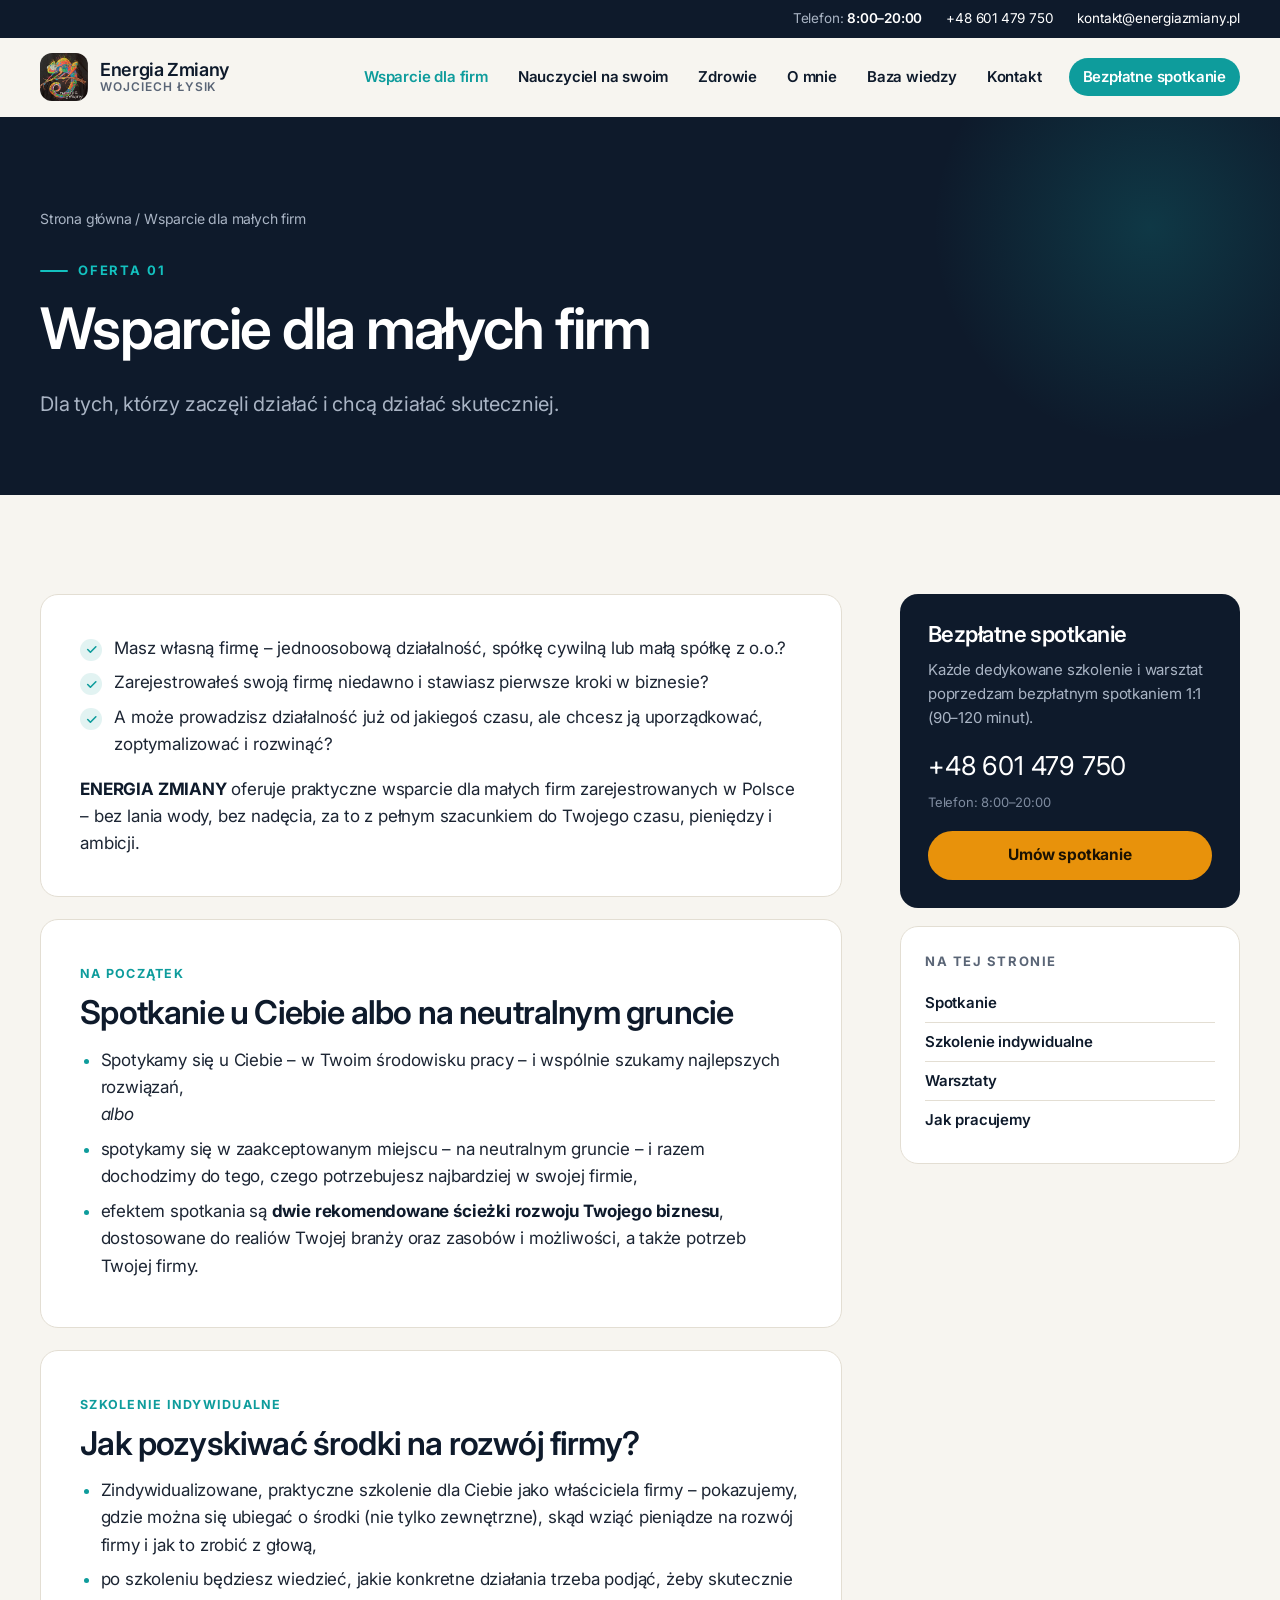
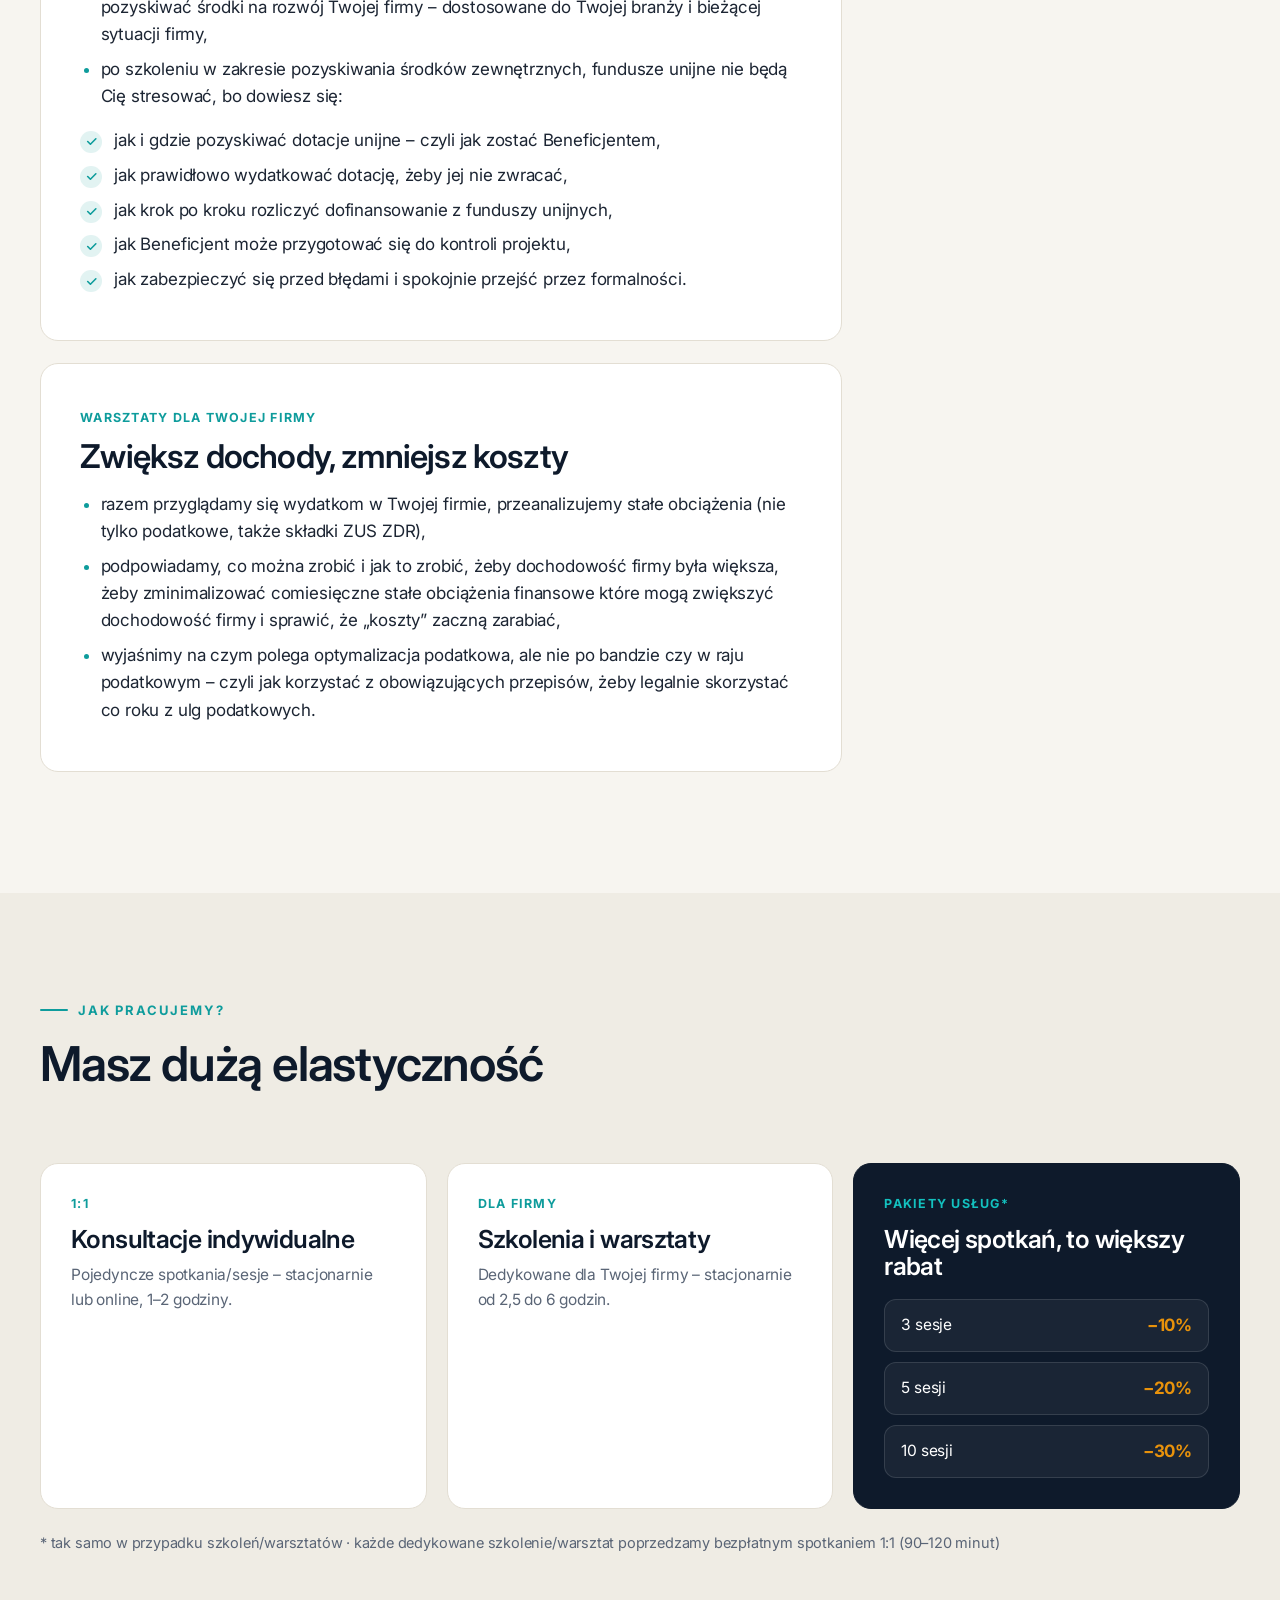
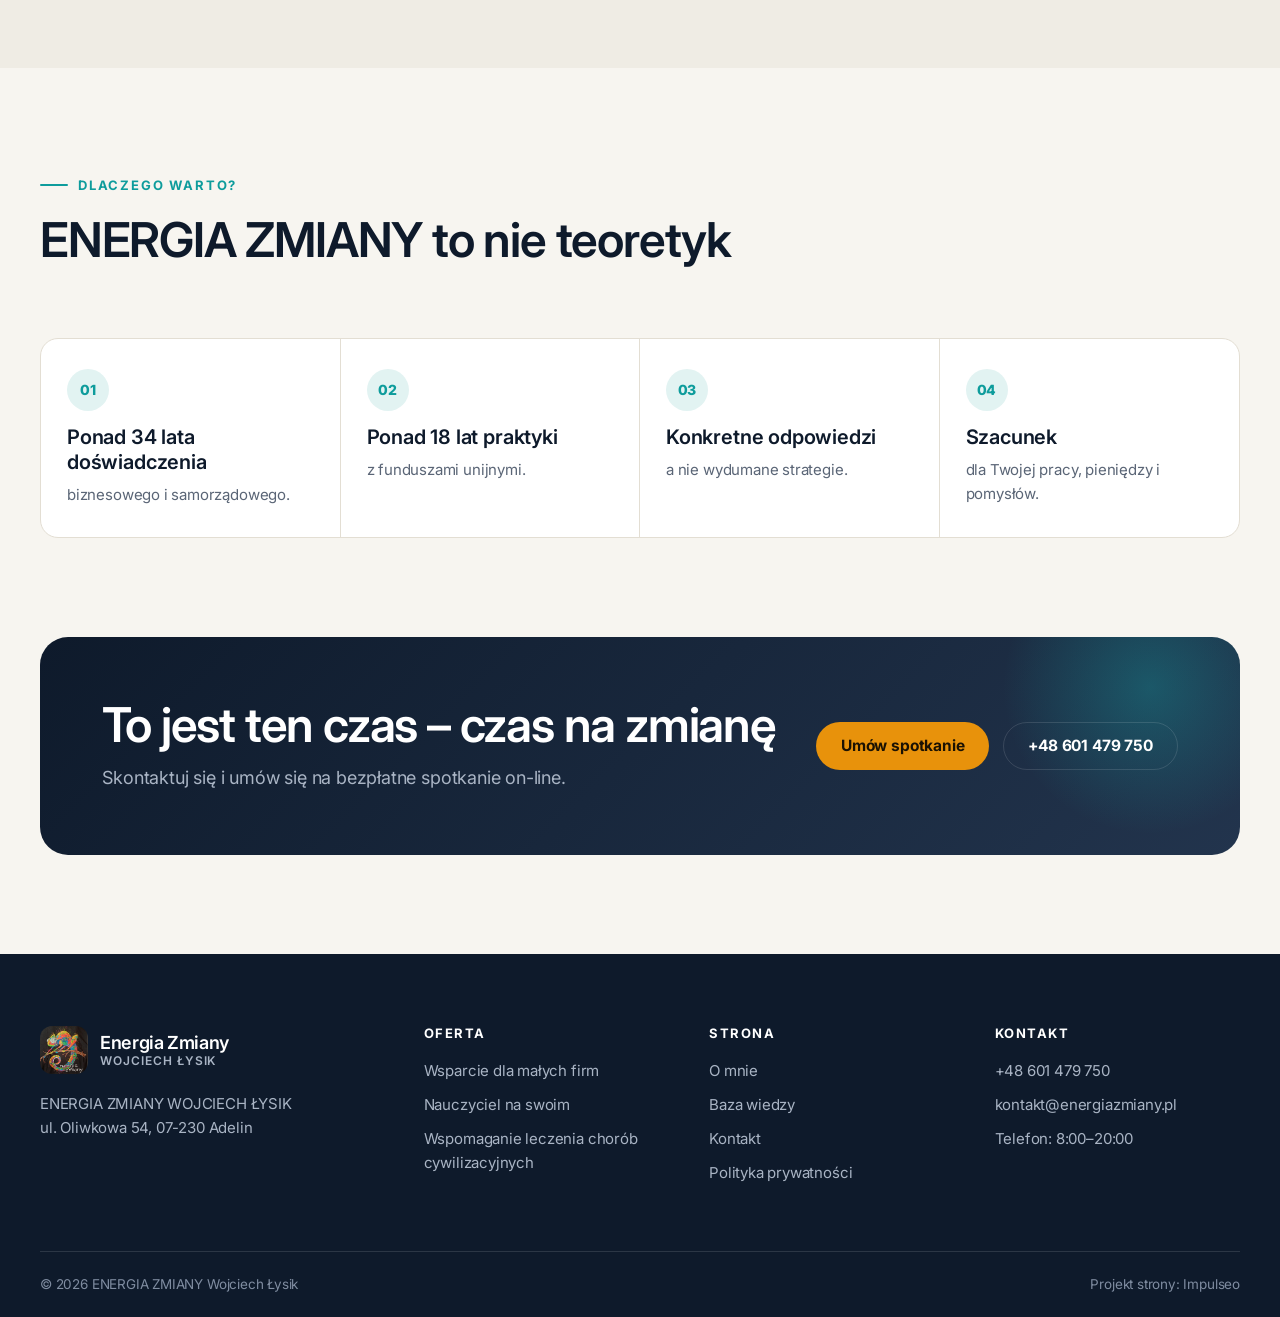
<file: wsparcie-dla-firm.html>
<!doctype html>
<html lang="pl">
<head>
<meta charset="utf-8">
<meta name="viewport" content="width=device-width,initial-scale=1">
<title>Wsparcie dla małych firm — dotacje, szkolenia, warsztaty | Energia Zmiany</title>
<meta name="description" content="Praktyczne wsparcie dla małych firm: jak pozyskiwać środki na rozwój, rozliczać dotacje i obniżać koszty. Bezpłatne spotkanie 1:1. Tel. 601 479 750.">
<meta name="robots" content="noindex,nofollow">
<link rel="canonical" href="https://impulseo-pl.github.io/energia-zmiany/wsparcie-dla-firm.html">
<meta property="og:type" content="website">
<meta property="og:locale" content="pl_PL">
<meta property="og:title" content="Wsparcie dla małych firm — dotacje, szkolenia, warsztaty | Energia Zmiany">
<meta property="og:description" content="Praktyczne wsparcie dla małych firm: jak pozyskiwać środki na rozwój, rozliczać dotacje i obniżać koszty. Bezpłatne spotkanie 1:1. Tel. 601 479 750.">
<meta property="og:url" content="https://impulseo-pl.github.io/energia-zmiany/wsparcie-dla-firm.html">
<meta property="og:image" content="https://impulseo-pl.github.io/energia-zmiany/img/logo.webp">
<meta name="twitter:card" content="summary">
<meta name="theme-color" content="#0E1A2B">
<link rel="icon" href="img/favicon.png" type="image/png">
<link rel="apple-touch-icon" href="img/apple-touch-icon.png">
<link rel="preconnect" href="https://fonts.googleapis.com">
<link rel="preconnect" href="https://fonts.gstatic.com" crossorigin>
<link href="https://fonts.googleapis.com/css2?family=Inter:wght@400;500;600;700&display=swap" rel="stylesheet">
<link rel="stylesheet" href="assets/styles.css?v=7d129215">
<script type="application/ld+json">{"@context":"https://schema.org","@type":"ProfessionalService","name":"ENERGIA ZMIANY Wojciech Łysik","url":"https://impulseo-pl.github.io/energia-zmiany/","telephone":"+48 601 479 750","email":"kontakt@energiazmiany.pl","founder":{"@type":"Person","name":"Wojciech Łysik"},"address":{"@type":"PostalAddress","streetAddress":"ul. Oliwkowa 54","postalCode":"07-230","addressLocality":"Adelin","addressCountry":"PL"},"areaServed":"PL","openingHours":"Mo-Su 08:00-20:00"}</script>
</head>
<body>
<a class="skip" href="#tresc">Przejdź do treści</a>
<div class="topbar">
  <div class="wrap">
    <span class="hide-sm">Telefon: <b>8:00–20:00</b></span>
    <a href="tel:+48601479750">+48 601 479 750</a>
    <a href="mailto:kontakt@energiazmiany.pl">kontakt@energiazmiany.pl</a>
  </div>
</div>
<header class="header">
  <div class="wrap">
    <a class="brand" href="index.html" aria-label="Energia Zmiany — strona główna">
      <img src="img/logo.webp" alt="Logo Energia Zmiany" width="48" height="48">
      <span class="brand-txt"><b>Energia Zmiany</b><small>Wojciech Łysik</small></span>
    </a>
    <button class="burger" aria-label="Menu" aria-expanded="false" aria-controls="nav"><span></span></button>
    <nav class="nav" id="nav" aria-label="Główna nawigacja">
        <a href="wsparcie-dla-firm.html" aria-current="page">Wsparcie dla firm</a>
        <a href="nauczyciel-na-swoim.html">Nauczyciel na swoim</a>
        <a href="wspomaganie-zdrowia.html">Zdrowie</a>
        <a href="o-mnie.html">O mnie</a>
        <a href="baza-wiedzy.html">Baza wiedzy</a>
        <a href="kontakt.html">Kontakt</a>
        <a class="btn btn-primary" href="kontakt.html#formularz">Bezpłatne spotkanie</a>
    </nav>
  </div>
</header>
<main id="tresc">
<section class="page-hero on-dark">
  <div class="wrap">
    <div class="crumbs"><a href="index.html">Strona główna</a> / Wsparcie dla małych firm</div>
    <span class="eyebrow">Oferta 01</span>
    <h1>Wsparcie dla małych firm</h1>
    <p class="lead">Dla tych, którzy zaczęli działać i chcą działać skuteczniej.</p>
  </div>
</section>

<section>
  <div class="wrap layout">
    <div>
      <div class="block reveal">
        <ul class="check">
          <li>Masz własną firmę – jednoosobową działalność, spółkę cywilną lub małą spółkę z o.o.?</li>
          <li>Zarejestrowałeś swoją firmę niedawno i stawiasz pierwsze kroki w biznesie?</li>
          <li>A może prowadzisz działalność już od jakiegoś czasu, ale chcesz ją uporządkować, zoptymalizować i rozwinąć?</li>
        </ul>
        <p><strong>ENERGIA ZMIANY</strong> oferuje praktyczne wsparcie dla małych firm zarejestrowanych w Polsce – bez lania wody, bez nadęcia, za to z pełnym szacunkiem do Twojego czasu, pieniędzy i ambicji.</p>
      </div>

      <div class="block reveal" id="spotkanie">
        <span class="tag">Na początek</span>
        <h2>Spotkanie u Ciebie albo na neutralnym gruncie</h2>
        <ul>
          <li>Spotykamy się u Ciebie – w Twoim środowisku pracy – i wspólnie szukamy najlepszych rozwiązań,<br><em>albo</em></li>
          <li>spotykamy się w zaakceptowanym miejscu – na neutralnym gruncie – i razem dochodzimy do tego, czego potrzebujesz najbardziej w swojej firmie,</li>
          <li>efektem spotkania są <strong>dwie rekomendowane ścieżki rozwoju Twojego biznesu</strong>, dostosowane do realiów Twojej branży oraz zasobów i możliwości, a także potrzeb Twojej firmy.</li>
        </ul>
      </div>

      <div class="block reveal" id="szkolenie">
        <span class="tag">Szkolenie indywidualne</span>
        <h2>Jak pozyskiwać środki na rozwój firmy?</h2>
        <ul>
          <li>Zindywidualizowane, praktyczne szkolenie dla Ciebie jako właściciela firmy – pokazujemy, gdzie można się ubiegać o środki (nie tylko zewnętrzne), skąd wziąć pieniądze na rozwój firmy i jak to zrobić z głową,</li>
          <li>po szkoleniu będziesz wiedzieć, jakie konkretne działania trzeba podjąć, żeby skutecznie pozyskiwać środki na rozwój Twojej firmy – dostosowane do Twojej branży i bieżącej sytuacji firmy,</li>
          <li>po szkoleniu w zakresie pozyskiwania środków zewnętrznych, fundusze unijne nie będą Cię stresować, bo dowiesz się:</li>
        </ul>
        <ul class="check">
          <li>jak i gdzie pozyskiwać dotacje unijne – czyli jak zostać Beneficjentem,</li>
          <li>jak prawidłowo wydatkować dotację, żeby jej nie zwracać,</li>
          <li>jak krok po kroku rozliczyć dofinansowanie z funduszy unijnych,</li>
          <li>jak Beneficjent może przygotować się do kontroli projektu,</li>
          <li>jak zabezpieczyć się przed błędami i spokojnie przejść przez formalności.</li>
        </ul>
      </div>

      <div class="block reveal" id="warsztaty">
        <span class="tag">Warsztaty dla Twojej firmy</span>
        <h2>Zwiększ dochody, zmniejsz koszty</h2>
        <ul>
          <li>razem przyglądamy się wydatkom w Twojej firmie, przeanalizujemy stałe obciążenia (nie tylko podatkowe, także składki ZUS ZDR),</li>
          <li>podpowiadamy, co można zrobić i jak to zrobić, żeby dochodowość firmy była większa, żeby zminimalizować comiesięczne stałe obciążenia finansowe które mogą zwiększyć dochodowość firmy i sprawić, że „koszty” zaczną zarabiać,</li>
          <li>wyjaśnimy na czym polega optymalizacja podatkowa, ale nie po bandzie czy w raju podatkowym – czyli jak korzystać z obowiązujących przepisów, żeby legalnie skorzystać co roku z ulg podatkowych.</li>
        </ul>
      </div>
    </div>

    <aside class="aside">
      <div class="aside-card">
        <h3>Bezpłatne spotkanie</h3>
        <p>Każde dedykowane szkolenie i warsztat poprzedzam bezpłatnym spotkaniem 1:1 (90–120 minut).</p>
        <a class="tel" href="tel:+48601479750">+48 601 479 750</a>
        <small>Telefon: 8:00–20:00</small>
        <a class="btn btn-amber" href="kontakt.html#formularz">Umów spotkanie</a>
      </div>
      <nav class="toc" aria-label="Na tej stronie">
        <b>Na tej stronie</b>
        <a href="#spotkanie">Spotkanie</a>
        <a href="#szkolenie">Szkolenie indywidualne</a>
        <a href="#warsztaty">Warsztaty</a>
        <a href="#jak-pracujemy">Jak pracujemy</a>
      </nav>
    </aside>
  </div>
</section>

<section class="alt" id="jak-pracujemy">
  <div class="wrap">
    <div class="sec-head reveal">
      <div>
        <span class="eyebrow">Jak pracujemy?</span>
        <h2>Masz dużą elastyczność</h2>
      </div>
    </div>
    <div class="formats">
      <div class="format reveal">
        <span class="tag">1:1</span>
        <h3>Konsultacje indywidualne</h3>
        <p>Pojedyncze spotkania/sesje – stacjonarnie lub online, 1–2 godziny.</p>
      </div>
      <div class="format reveal">
        <span class="tag">Dla firmy</span>
        <h3>Szkolenia i warsztaty</h3>
        <p>Dedykowane dla Twojej firmy – stacjonarnie od 2,5 do 6 godzin.</p>
      </div>
      <div class="format feature reveal">
        <span class="tag">Pakiety usług*</span>
        <h3>Więcej spotkań, to większy rabat</h3>
        <ul class="rabat">
          <li>3 sesje <b>−10%</b></li>
          <li>5 sesji <b>−20%</b></li>
          <li>10 sesji <b>−30%</b></li>
        </ul>
      </div>
    </div>
    <p class="note reveal">* tak samo w przypadku szkoleń/warsztatów · każde dedykowane szkolenie/warsztat poprzedzamy bezpłatnym spotkaniem 1:1 (90–120 minut)</p>
  </div>
</section>

<section>
  <div class="wrap">
    <div class="sec-head reveal">
      <div>
        <span class="eyebrow">Dlaczego warto?</span>
        <h2>ENERGIA ZMIANY to nie teoretyk</h2>
      </div>
    </div>
    <div class="why reveal">
      <div><i>01</i><b>Ponad 34 lata doświadczenia</b><span>biznesowego i samorządowego.</span></div>
      <div><i>02</i><b>Ponad 18 lat praktyki</b><span>z funduszami unijnymi.</span></div>
      <div><i>03</i><b>Konkretne odpowiedzi</b><span>a nie wydumane strategie.</span></div>
      <div><i>04</i><b>Szacunek</b><span>dla Twojej pracy, pieniędzy i pomysłów.</span></div>
    </div>
  </div>
</section>

<section style="padding-top:0">
  <div class="wrap">
    <div class="cta reveal">
      <div>
        <h2>To jest ten czas – czas na zmianę</h2>
        <p>Skontaktuj się i umów się na bezpłatne spotkanie on-line.</p>
      </div>
      <div class="hero-actions on-dark" style="background:none">
        <a class="btn btn-amber" href="kontakt.html#formularz">Umów spotkanie</a>
        <a class="btn btn-ghost" href="tel:+48601479750">+48 601 479 750</a>
      </div>
    </div>
  </div>
</section>
</main>
<footer class="footer">
  <div class="wrap">
    <div class="footer-grid">
      <div>
        <a class="brand" href="index.html">
          <img src="img/logo.webp" alt="" width="48" height="48">
          <span class="brand-txt"><b>Energia Zmiany</b><small>Wojciech Łysik</small></span>
        </a>
        <p>ENERGIA ZMIANY WOJCIECH ŁYSIK<br>ul. Oliwkowa 54, 07-230 Adelin</p>
      </div>
      <div>
        <h4>Oferta</h4>
        <ul>
          <li><a href="wsparcie-dla-firm.html">Wsparcie dla małych firm</a></li>
          <li><a href="nauczyciel-na-swoim.html">Nauczyciel na swoim</a></li>
          <li><a href="wspomaganie-zdrowia.html">Wspomaganie leczenia chorób cywilizacyjnych</a></li>
        </ul>
      </div>
      <div>
        <h4>Strona</h4>
        <ul>
          <li><a href="o-mnie.html">O mnie</a></li>
          <li><a href="baza-wiedzy.html">Baza wiedzy</a></li>
          <li><a href="kontakt.html">Kontakt</a></li>
          <li><a href="#" aria-disabled="true">Polityka prywatności</a></li>
        </ul>
      </div>
      <div>
        <h4>Kontakt</h4>
        <ul>
          <li><a href="tel:+48601479750">+48 601 479 750</a></li>
          <li><a href="mailto:kontakt@energiazmiany.pl">kontakt@energiazmiany.pl</a></li>
          <li>Telefon: 8:00–20:00</li>
        </ul>
      </div>
    </div>
  </div>
  <div class="wrap footer-bottom">
    <span>© <span data-year>2026</span> ENERGIA ZMIANY Wojciech Łysik</span>
    <span>Projekt strony: Impulseo</span>
  </div>
</footer>
<script src="assets/main.js?v=d06121af" defer></script>
</body>
</html>
</file>
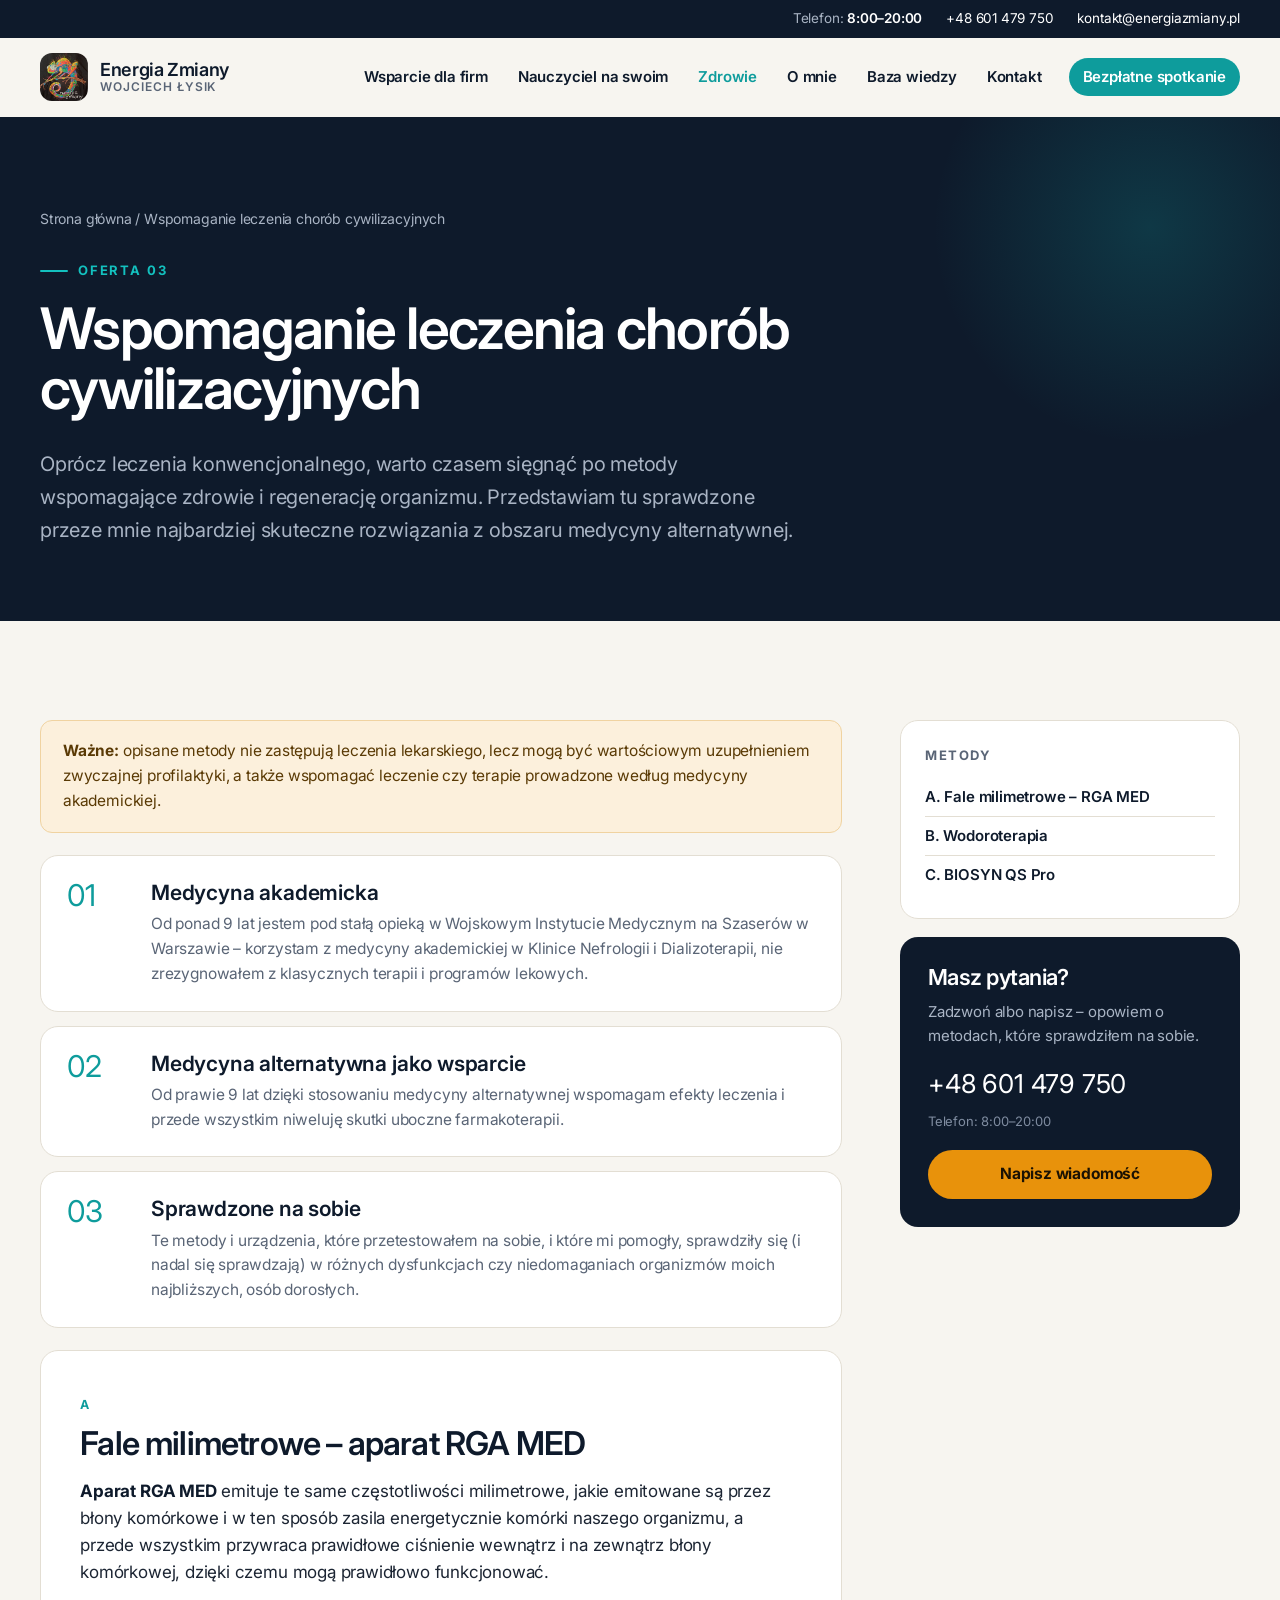
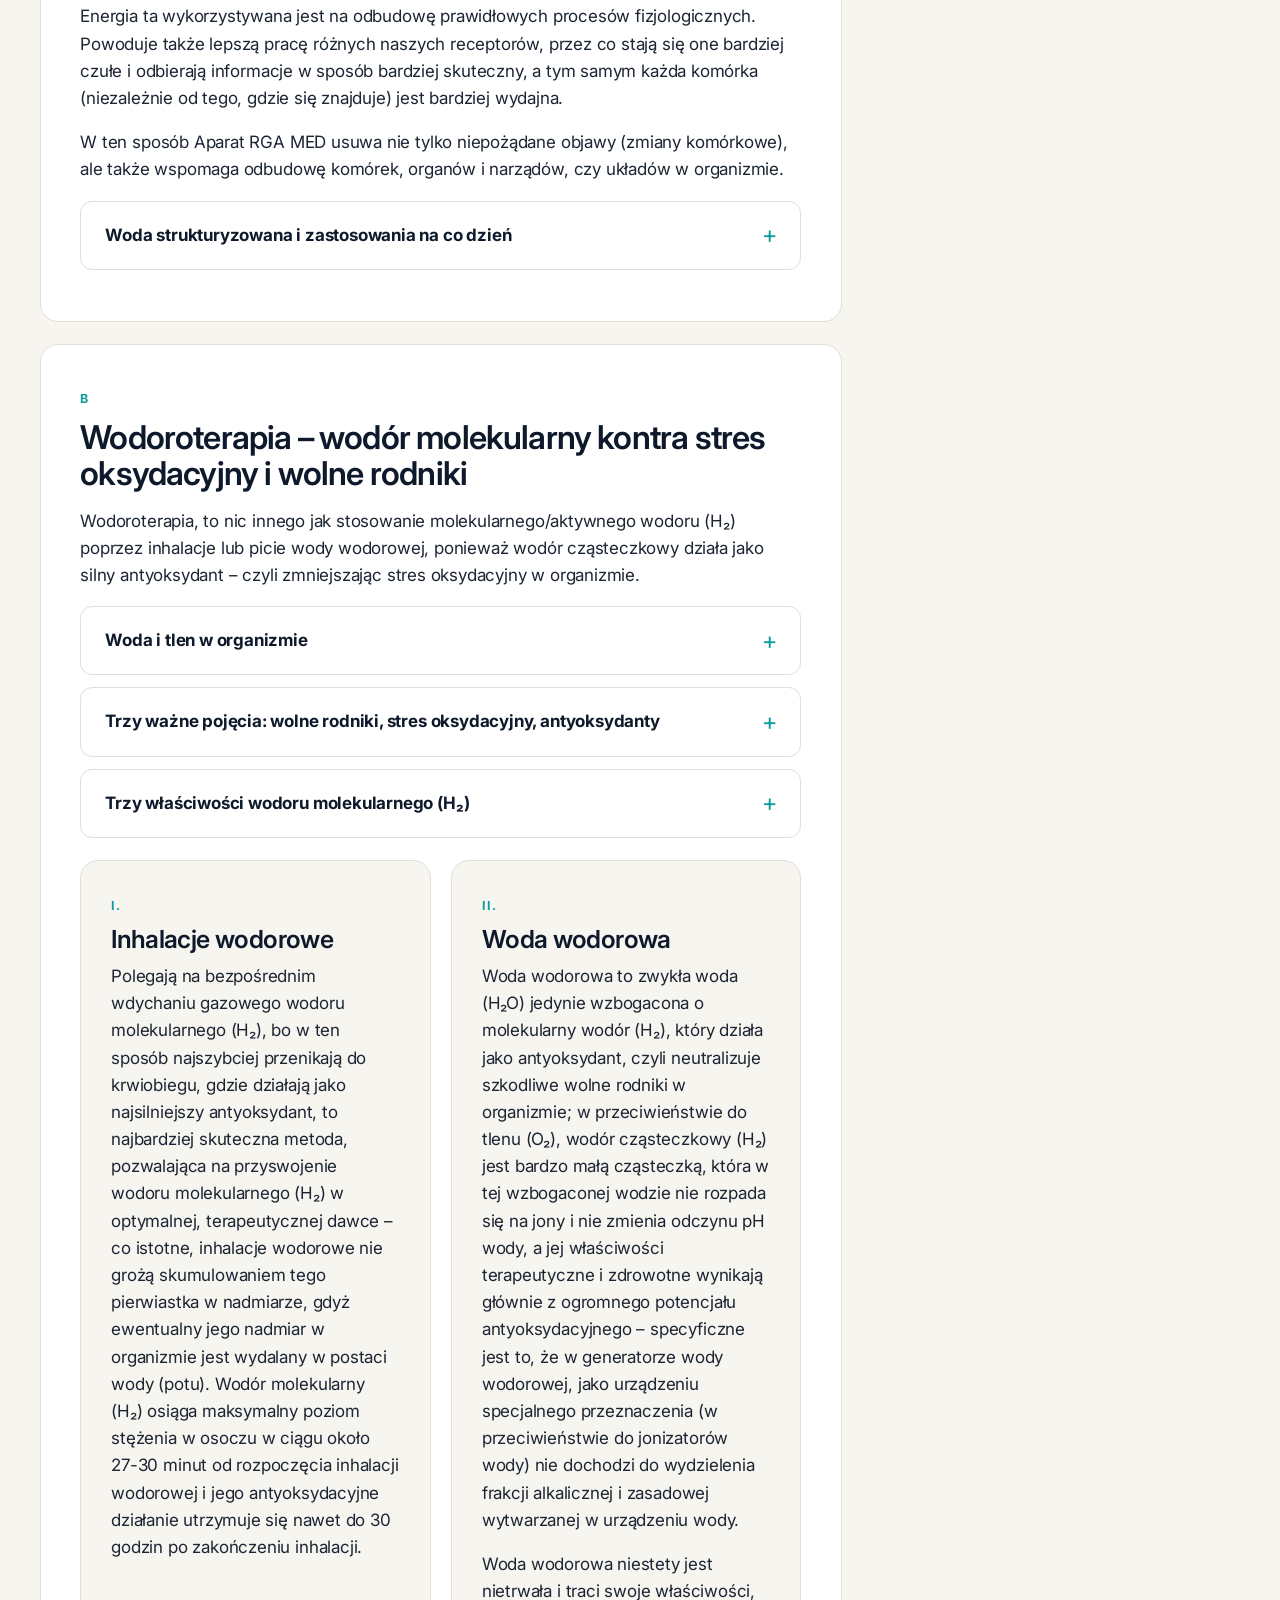
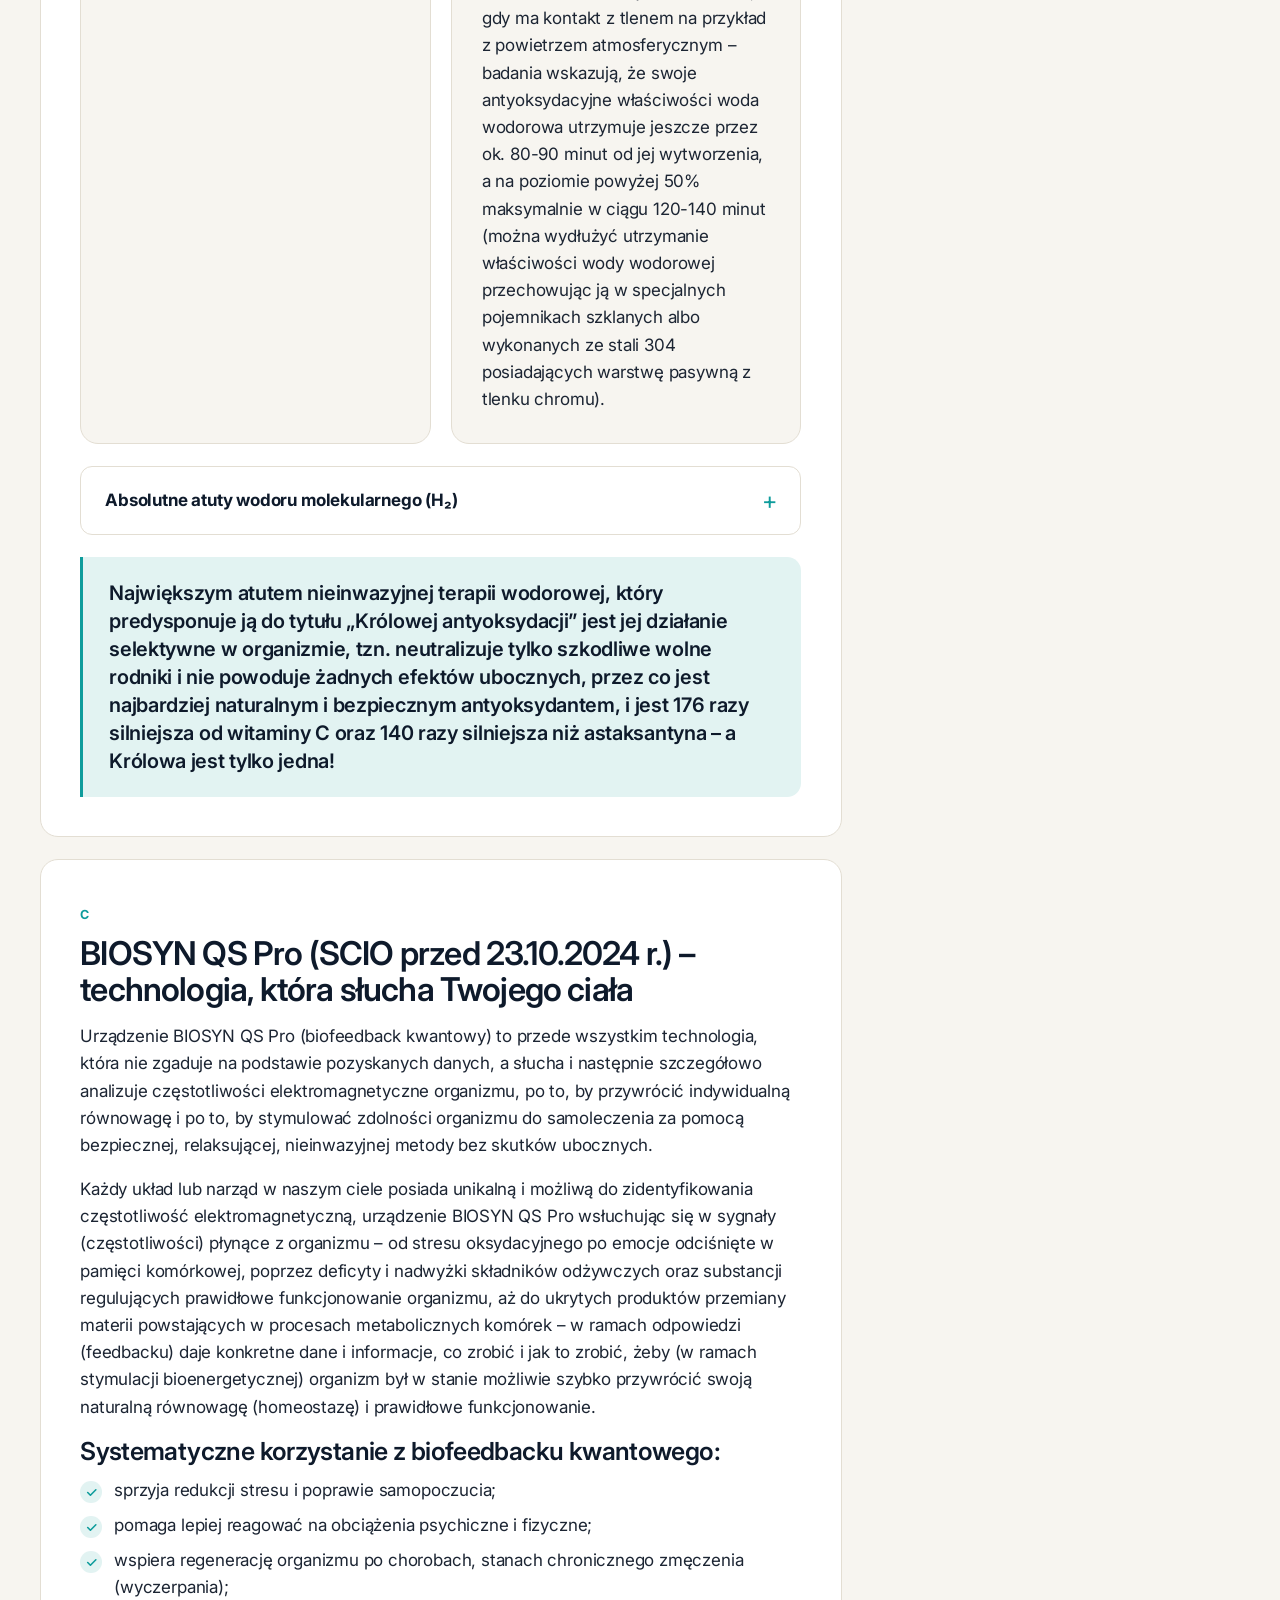
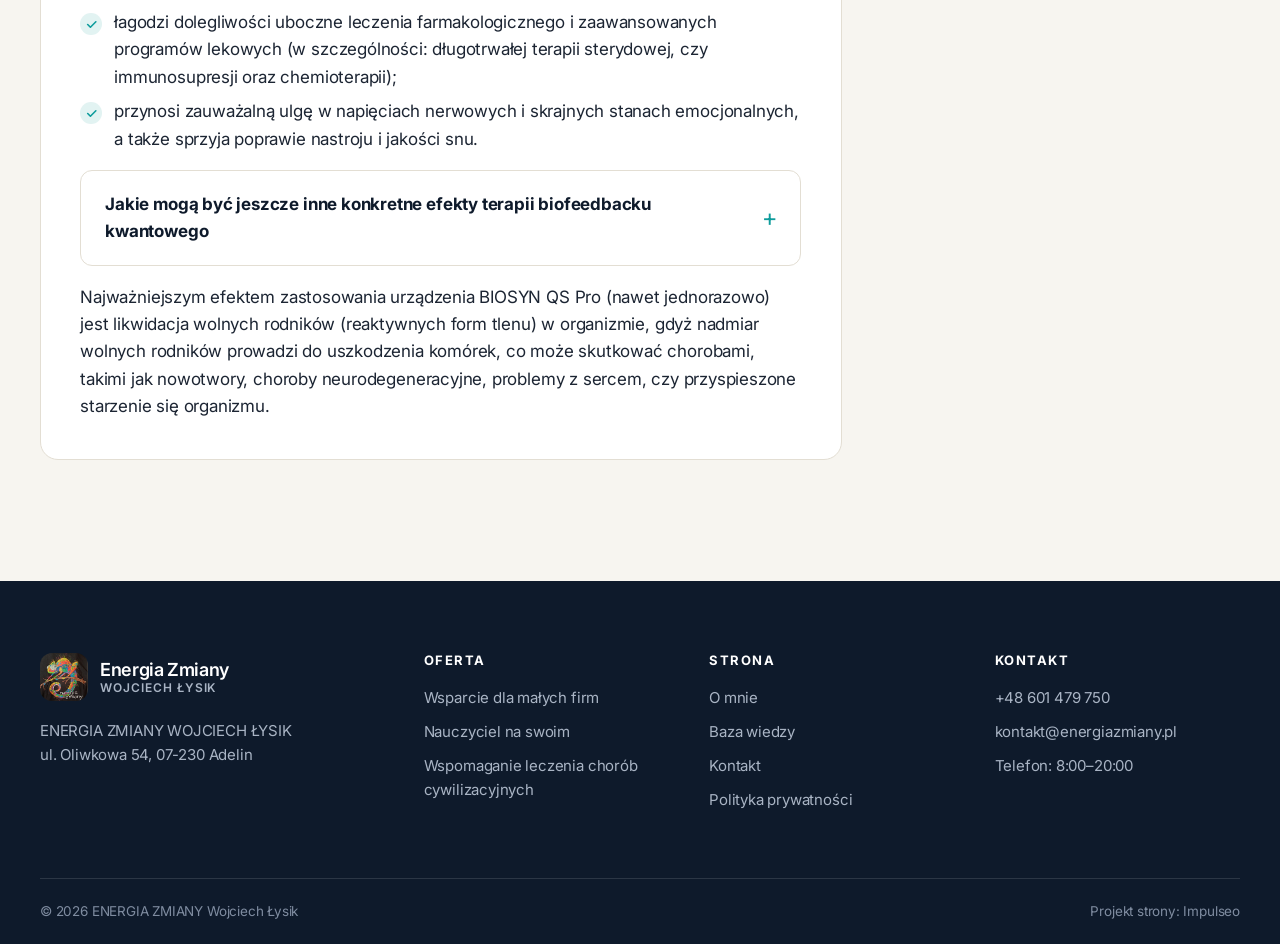
<file: wspomaganie-zdrowia.html>
<!doctype html>
<html lang="pl">
<head>
<meta charset="utf-8">
<meta name="viewport" content="width=device-width,initial-scale=1">
<title>Wspomaganie leczenia chorób cywilizacyjnych | Energia Zmiany</title>
<meta name="description" content="Metody wspomagające zdrowie i regenerację: fale milimetrowe RGA MED, wodoroterapia, biofeedback BIOSYN QS Pro. Tel. 601 479 750.">
<meta name="robots" content="noindex,nofollow">
<link rel="canonical" href="https://impulseo-pl.github.io/energia-zmiany/wspomaganie-zdrowia.html">
<meta property="og:type" content="website">
<meta property="og:locale" content="pl_PL">
<meta property="og:title" content="Wspomaganie leczenia chorób cywilizacyjnych | Energia Zmiany">
<meta property="og:description" content="Metody wspomagające zdrowie i regenerację: fale milimetrowe RGA MED, wodoroterapia, biofeedback BIOSYN QS Pro. Tel. 601 479 750.">
<meta property="og:url" content="https://impulseo-pl.github.io/energia-zmiany/wspomaganie-zdrowia.html">
<meta property="og:image" content="https://impulseo-pl.github.io/energia-zmiany/img/logo.webp">
<meta name="twitter:card" content="summary">
<meta name="theme-color" content="#0E1A2B">
<link rel="icon" href="img/favicon.png" type="image/png">
<link rel="apple-touch-icon" href="img/apple-touch-icon.png">
<link rel="preconnect" href="https://fonts.googleapis.com">
<link rel="preconnect" href="https://fonts.gstatic.com" crossorigin>
<link href="https://fonts.googleapis.com/css2?family=Inter:wght@400;500;600;700&display=swap" rel="stylesheet">
<link rel="stylesheet" href="assets/styles.css?v=7d129215">
<script type="application/ld+json">{"@context":"https://schema.org","@type":"ProfessionalService","name":"ENERGIA ZMIANY Wojciech Łysik","url":"https://impulseo-pl.github.io/energia-zmiany/","telephone":"+48 601 479 750","email":"kontakt@energiazmiany.pl","founder":{"@type":"Person","name":"Wojciech Łysik"},"address":{"@type":"PostalAddress","streetAddress":"ul. Oliwkowa 54","postalCode":"07-230","addressLocality":"Adelin","addressCountry":"PL"},"areaServed":"PL","openingHours":"Mo-Su 08:00-20:00"}</script>
</head>
<body>
<a class="skip" href="#tresc">Przejdź do treści</a>
<div class="topbar">
  <div class="wrap">
    <span class="hide-sm">Telefon: <b>8:00–20:00</b></span>
    <a href="tel:+48601479750">+48 601 479 750</a>
    <a href="mailto:kontakt@energiazmiany.pl">kontakt@energiazmiany.pl</a>
  </div>
</div>
<header class="header">
  <div class="wrap">
    <a class="brand" href="index.html" aria-label="Energia Zmiany — strona główna">
      <img src="img/logo.webp" alt="Logo Energia Zmiany" width="48" height="48">
      <span class="brand-txt"><b>Energia Zmiany</b><small>Wojciech Łysik</small></span>
    </a>
    <button class="burger" aria-label="Menu" aria-expanded="false" aria-controls="nav"><span></span></button>
    <nav class="nav" id="nav" aria-label="Główna nawigacja">
        <a href="wsparcie-dla-firm.html">Wsparcie dla firm</a>
        <a href="nauczyciel-na-swoim.html">Nauczyciel na swoim</a>
        <a href="wspomaganie-zdrowia.html" aria-current="page">Zdrowie</a>
        <a href="o-mnie.html">O mnie</a>
        <a href="baza-wiedzy.html">Baza wiedzy</a>
        <a href="kontakt.html">Kontakt</a>
        <a class="btn btn-primary" href="kontakt.html#formularz">Bezpłatne spotkanie</a>
    </nav>
  </div>
</header>
<main id="tresc">
<section class="page-hero on-dark">
  <div class="wrap">
    <div class="crumbs"><a href="index.html">Strona główna</a> / Wspomaganie leczenia chorób cywilizacyjnych</div>
    <span class="eyebrow">Oferta 03</span>
    <h1>Wspomaganie leczenia chorób cywilizacyjnych</h1>
    <p class="lead">Oprócz leczenia konwencjonalnego, warto czasem sięgnąć po metody wspomagające zdrowie i regenerację organizmu. Przedstawiam tu sprawdzone przeze mnie najbardziej skuteczne rozwiązania z obszaru medycyny alternatywnej.</p>
  </div>
</section>

<section>
  <div class="wrap layout">
    <div>
      <div class="callout reveal"><strong>Ważne:</strong> opisane metody nie zastępują leczenia lekarskiego, lecz mogą być wartościowym uzupełnieniem zwyczajnej profilaktyki, a także wspomagać leczenie czy terapie prowadzone według medycyny akademickiej.</div>

      <ol class="path" style="margin-bottom:22px">
          <li class="reveal"><i>01</i><div><b>Medycyna akademicka</b><span>Od ponad 9 lat jestem pod stałą opieką w Wojskowym Instytucie Medycznym na Szaserów w Warszawie – korzystam z medycyny akademickiej w Klinice Nefrologii i Dializoterapii, nie zrezygnowałem z klasycznych terapii i programów lekowych.</span></div></li>
          <li class="reveal"><i>02</i><div><b>Medycyna alternatywna jako wsparcie</b><span>Od prawie 9 lat dzięki stosowaniu medycyny alternatywnej wspomagam efekty leczenia i przede wszystkim niweluję skutki uboczne farmakoterapii.</span></div></li>
          <li class="reveal"><i>03</i><div><b>Sprawdzone na sobie</b><span>Te metody i urządzenia, które przetestowałem na sobie, i które mi pomogły, sprawdziły się (i nadal się sprawdzają) w różnych dysfunkcjach czy niedomaganiach organizmów moich najbliższych, osób dorosłych.</span></div></li>
        </ol>

      <!-- A -->
      <div class="block reveal" id="rga-med">
        <span class="tag">A</span>
        <h2>Fale milimetrowe – aparat RGA MED</h2>
        <p><strong>Aparat RGA MED</strong> emituje te same częstotliwości milimetrowe, jakie emitowane są przez błony komórkowe i w ten sposób zasila energetycznie komórki naszego organizmu, a przede wszystkim przywraca prawidłowe ciśnienie wewnątrz i na zewnątrz błony komórkowej, dzięki czemu mogą prawidłowo funkcjonować.</p>
        <p>Energia ta wykorzystywana jest na odbudowę prawidłowych procesów fizjologicznych. Powoduje także lepszą pracę różnych naszych receptorów, przez co stają się one bardziej czułe i odbierają informacje w sposób bardziej skuteczny, a tym samym każda komórka (niezależnie od tego, gdzie się znajduje) jest bardziej wydajna.</p>
        <p>W ten sposób Aparat RGA MED usuwa nie tylko niepożądane objawy (zmiany komórkowe), ale także wspomaga odbudowę komórek, organów i narządów, czy układów w organizmie.</p>
        <details class="acc">
          <summary>Woda strukturyzowana i zastosowania na co dzień</summary>
          <div class="acc-body">
            <p>Woda strukturyzowana znakomicie oczyszcza mój organizm z toksyn, produktów przemiany materii, przyspiesza regenerację organizmu po wysiłku fizycznym (np. po intensywnym treningu czy starcie w turnieju), wzmacnia działanie lekarstw oraz redukuje ich uboczne działanie toksyczne (szczególnie podczas chemioterapii), a przede wszystkim skraca okres leczenia.</p>
            <p>Aparat RGA MED jest naszym osobistym lekarzem przed-pierwszego kontaktu (i lekiem zarazem), gdy zaczyna się jakieś przeziębienie albo osłabienie organizmu, pojawia się kaszel czy chrypka albo katar – wystarczy kilka auto-szczepionek ze śliny, żeby przywrócić normalny stan i komfort zdrowotny.</p>
            <p>Kryształki aparatu RGA MED przyłożone w odpowiednie miejsce na kilkanaście/kilkadziesiąt cykli 10-minutowych:</p>
            <ul>
              <li>przywracają normalny stan w miejscach uderzeń – w ciągu kilku godzin „rozprowadzają” siniaki (siniak wchłania się kilkanaście razy szybciej);</li>
              <li>uśmierzają ból mięśni, ścięgien czy więzadeł, a nawet bóle kości (nawet ból haluksa odpuszcza);</li>
              <li>likwidują guzki i narośla niewiadomego pochodzenia, które znikają prawie tak szybko jak się pojawiają nie wiadomo skąd.</li>
            </ul>
          </div>
        </details>
      </div>

      <!-- B -->
      <div class="block reveal" id="wodoroterapia">
        <span class="tag">B</span>
        <h2>Wodoroterapia – wodór molekularny kontra stres oksydacyjny i wolne rodniki</h2>
        <p>Wodoroterapia, to nic innego jak stosowanie molekularnego/aktywnego wodoru (H₂) poprzez inhalacje lub picie wody wodorowej, ponieważ wodór cząsteczkowy działa jako silny antyoksydant – czyli zmniejszając stres oksydacyjny w organizmie.</p>

        <details class="acc">
          <summary>Woda i tlen w organizmie</summary>
          <div class="acc-body">
            <p>Organizm dorosłego człowieka składa się średnio z 60-65% wody (przy czym zazwyczaj kobiety mają nieco więcej tkanki tłuszczowej niż mięśniowej, czyli wody jest średnio ok. 55-60% masy ciała, natomiast u mężczyzn ta proporcja wynosi średnio ok. 60-65%; według badań, ciało noworodka średnio ma nawet ok. 75% wody, a u osób w wieku senioralnym ilość wody w organizmie spada nawet do 45-50% (zawartość wody w mózgu: ok. 75-83%, w mięśniach ok. 72-75%, w krwi ok. 80-90%, w płucach ok. 76-80%, w kościach ok. 22-24%).</p>
            <p>Dlatego dbanie o odpowiednie nawodnienie organizmu jest kluczowe, ponieważ woda jest niezbędna do transportu składników odżywczych i tlenu, a także do prawidłowego funkcjonowania wszystkich komórek i tkanek organizmu, niezależnie od płci czy wieku.</p>
            <p>Wiemy doskonale, że tlen to podstawowy pierwiastek potrzebny do życia każdego organizmu, jest niezbędny do utrzymania czynności życiowych komórek organizmu człowieka (niezależnie od płci i wieku) i wytwarzania energii w procesie utleniania – czyli łączenia się cząsteczek tlenu z innymi pierwiastkami – i podczas procesu utleniania, komórki uwalniają reaktywne formy tlenu zwane wolnymi rodnikami tlenowymi (według badań około 5% tlenu pochłanianego przez człowieka jest źródłem powstawania wolnych rodników tlenowych w ramach tzw. stresu oksydacyjnego).</p>
          </div>
        </details>

        <details class="acc">
          <summary>Trzy ważne pojęcia: wolne rodniki, stres oksydacyjny, antyoksydanty</summary>
          <div class="acc-body">
            <p><strong>Wolne rodniki</strong> – to bardzo reaktywne formy tlenu występujące w formie jonów (czyli niestabilne cząsteczki tlenu z niesparowanymi elektronami), które powstają w organizmie, jako produkty uboczne przemiany materii (metabolizmu komórkowego) przez co taka cząsteczka w sposób inwazyjny dąży do uzyskania brakującego elektronu (czyli równowagi jonowej), nieustannie atakując zdrowe komórki – w ten sposób narusza działalność zdrowych komórek i naczyń, a więc tak rozpoczyna się proces niekontrolowanych reakcji chemicznych, które stymulują rozwój stanu patologicznego. Wolne rodniki powstają także w sytuacjach niefizjologicznych, np. w wyniku choroby, długotrwałego narażenia na promieniowanie UV, złą dietę, a przede wszystkim stresu; mogą również pochodzić z zewnątrz ze skażonego powietrza, dymu z papierosów, czy produktów spożywczych, tj.: wyroby cukiernicze, produkty mięsne i roślinne o długich terminach przydatności do spożycia, żywność przetworzona.</p>
            <p>Długotrwały efekt działania wolnych rodników jest związany z przewlekłym stresem oksydacyjnym, a ten leży u podłoża wielu chorób cywilizacyjnych.</p>
            <p><strong>Stres oksydacyjny</strong> – to zaburzenie istniejącej równowagi w organizmie, które pojawia się wtedy, gdy produkcja wolnych rodników przewyższa możliwości antyoksydantów znajdujących się w organizmie, to właśnie wtedy dochodzi do nadmiernej produkcji wolnych rodników które uszkadzają komórki i tkanki, przy jednoczesnym niedostatecznym działaniu antyoksydantów (przeciwutleniaczy).</p>
            <p>Nadmiar wolnych rodników może prowadzić do przyspieszonego starzenia, osłabienia organizmu, a także rozwoju wielu chorób, takich jak nowotwory, schorzenia sercowo-naczyniowe i neurodegeneracyjne.</p>
            <p><strong>Antyoksydanty</strong> – to takie cząsteczki w organizmie, które posiadają zdolność do oddawania elektronów (posiadające wolne elektrony) i przy zetknięciu antyoksydanta z wolnym rodnikiem bardzo szybko dochodzi do przekazania tego wolnego elektronu, w wyniku czego wolny rodnik zostaje zneutralizowany do postaci wody lub związków łatwo usuwalnych z organizmu w ramach procesów przemiany materii.</p>
          </div>
        </details>

        <details class="acc">
          <summary>Trzy właściwości wodoru molekularnego (H₂)</summary>
          <div class="acc-body">
            <p>Wodór molekularny (H₂) jest najmniejszym pierwiastkiem i najlżejszą znaną człowiekowi cząsteczką, i ma trzy niezwykłe właściwości, które sprawiają, że jest najbardziej skutecznym pierwiastkiem terapeutycznym dla człowieka:</p>
            <ul>
              <li>wodór molekularny (H₂) bardzo łatwo dociera do przedziałów subkomórkowych, zmniejszając poziomy cytotoksycznych rodników tlenowych, chroniąc w ten sposób nasze DNA, RNA i białka przed stresem oksydacyjnym;</li>
              <li>wodór molekularny (H₂) powoduje wyzwolenie albo aktywację dodatkowych enzymów antyoksydacyjnych (takich jak glutation, dysmutaza ponadtlenkowa, katalaza) oraz białek, które chronią komórki przed uszkodzeniami (szczególnie mitochondria i błonę komórkową, np. sirtuiny, bajkalina) albo wspomagają prawidłowe funkcjonowanie organizmu (np. miozyna, hemoglobina);</li>
              <li>wodór molekularny (H₂) może być nową cząsteczką sygnalizującą, która może zmieniać sygnalizację komórkową, metabolizm komórek i ekspresję genu oraz wyjaśniać działanie przeciwzapalne, przeciwalergiczne i przeciwdziałające obumieraniu komórek (np. immunoglobuliny IgG czy IgM, represor LacI).</li>
            </ul>
            <p>Cząsteczka wodoru wynosi zaledwie 0,24 milimetrów i jest 1000 razy mniejsza od bakterii, dlatego posiada zdolności przenikania wszystkich barier ludzkiego organizmu i żadna błona komórkowa nie stanowi dla niego przeszkody – ma to szczególnie istotne znaczenie dla produkcji energii w mitochondriach, gdzie produkowana jest energia na potrzeby prawidłowego funkcjonowania komórek i procesów przemiany materii w organizmie.</p>
          </div>
        </details>

        <div class="cards two" style="margin:22px 0">
          <div class="card" style="background:var(--paper)">
            <span class="tag">I.</span>
            <h3>Inhalacje wodorowe</h3>
            <p>Polegają na bezpośrednim wdychaniu gazowego wodoru molekularnego (H₂), bo w ten sposób najszybciej przenikają do krwiobiegu, gdzie działają jako najsilniejszy antyoksydant, to najbardziej skuteczna metoda, pozwalająca na przyswojenie wodoru molekularnego (H₂) w optymalnej, terapeutycznej dawce – co istotne, inhalacje wodorowe nie grożą skumulowaniem tego pierwiastka w nadmiarze, gdyż ewentualny jego nadmiar w organizmie jest wydalany w postaci wody (potu). Wodór molekularny (H₂) osiąga maksymalny poziom stężenia w osoczu w ciągu około 27-30 minut od rozpoczęcia inhalacji wodorowej i jego antyoksydacyjne działanie utrzymuje się nawet do 30 godzin po zakończeniu inhalacji.</p>
          </div>
          <div class="card" style="background:var(--paper)">
            <span class="tag">II.</span>
            <h3>Woda wodorowa</h3>
            <p>Woda wodorowa to zwykła woda (H₂O) jedynie wzbogacona o molekularny wodór (H₂), który działa jako antyoksydant, czyli neutralizuje szkodliwe wolne rodniki w organizmie; w przeciwieństwie do tlenu (O₂), wodór cząsteczkowy (H₂) jest bardzo małą cząsteczką, która w tej wzbogaconej wodzie nie rozpada się na jony i nie zmienia odczynu pH wody, a jej właściwości terapeutyczne i zdrowotne wynikają głównie z ogromnego potencjału antyoksydacyjnego – specyficzne jest to, że w generatorze wody wodorowej, jako urządzeniu specjalnego przeznaczenia (w przeciwieństwie do jonizatorów wody) nie dochodzi do wydzielenia frakcji alkalicznej i zasadowej wytwarzanej w urządzeniu wody.</p>
            <p>Woda wodorowa niestety jest nietrwała i traci swoje właściwości, gdy ma kontakt z tlenem na przykład z powietrzem atmosferycznym – badania wskazują, że swoje antyoksydacyjne właściwości woda wodorowa utrzymuje jeszcze przez ok. 80-90 minut od jej wytworzenia, a na poziomie powyżej 50% maksymalnie w ciągu 120-140 minut (można wydłużyć utrzymanie właściwości wody wodorowej przechowując ją w specjalnych pojemnikach szklanych albo wykonanych ze stali 304 posiadających warstwę pasywną z tlenku chromu).</p>
          </div>
        </div>

        <details class="acc">
          <summary>Absolutne atuty wodoru molekularnego (H₂)</summary>
          <div class="acc-body">
            <p>Absolutne atuty wodoru molekularnego (H₂), których nie mają inne pierwiastki, związki czy substancje stosowane w profilaktyce i terapii (a w moim przypadku, także jako wspomaganie leczenia farmakologicznego czy wsparcie treningu sportowego):</p>
            <ul>
              <li>ten naturalnie przyswajany przez organizm przeciwutleniacz w formie cząsteczkowej, chroni nasze DNA oraz komórki przed uszkodzeniami wywołanymi przez wolne rodniki, ponieważ tylko wodór jest w stanie przenikać skutecznie w całości przez błonę komórkową i zasilać wnętrze komórki;</li>
              <li>szybko i skutecznie neutralizuje szkodliwe wolne rodniki (reaktywne formy tlenu) w organizmie i znacząco redukuje stres oksydacyjny organizmu niezależnie od płci, wieku i sprawności fizycznej;</li>
              <li>minimalizuje ryzyko powstawania stanów zapalnych w organizmie i redukuje ich rozwój, szczególnie w okresach osłabienia odporności immunologicznej (np. spowodowanych długotrwałym leczeniem farmakologicznym czy narażeniem na stres);</li>
              <li>zwiększa zdolność regeneracyjną organizmu, zarówno po wysiłku fizycznym (np. intensywnym treningu czy starcie w zawodach sportowych) jak i po przebytej chorobie, urazie czy zabiegu w ramach aktywnej rekonwalescencji;</li>
              <li>zmienia sygnalizację komórkową, co sprzyja zmniejszaniu bólu odczuwalnego z różnych receptorów w stawach, kręgosłupie czy mięśniach przyczyniając się do relaksacji mięśni, zmniejszając ich napięcie, a przede wszystkim przeciwdziałając powstawaniu stanów zapalnych w miejscach mikrourazów włókien mięśniowych oraz w okolicach stawów;</li>
              <li>zmniejsza ryzyko wystąpienia chorób niezakaźnych, taki jak: cukrzyca, stopa cukrzycowa, hipercholesterolemia, choroba układu krążenia (choroba wieńcowa, nadciśnienie tętnicze, miażdżyca, zawał serca, udar mózgu), astma, alergie, katarakta, reumatyzm, dna moczanowa, choroba Crohna, choroby skóry związane z ubytkiem kolagenu, choroby autoimmunologiczne (choroba Hashimoto, toczeń rumieniowaty, ziarniniakowatość z zapaleniem naczyń cANCA), choroby nowotworowe, chroniczne zaparcia czy biegunka;</li>
              <li>systematycznie przyjmowany H₂ (szczególnie przez osoby chore na schorzenia przewlekłe) powoduje sukcesywne niwelowanie uciążliwych objawów tych chorób, ma też ogromne znaczenie w profilaktyce chorób degeneracyjnych;</li>
              <li>przyjmowany przez osoby uprawiające sport, nie tylko zwiększa wydolność organizmu, ale także poprawia pamięć ruchową i koncentrację u sportowców, a ponadto zwiększa metabolizm komórkowy i poziom energii;</li>
              <li>systematycznie przyjmowana woda wodorowa powoduje lepsze nawodnienie komórek oraz poprawia cyrkulację krwi i płynów ustrojowych w organizmie, co ma szczególnie duże znaczenie podczas ekstremalnego wysiłku fizycznego a także bezpośrednio po nim – nawilża organizm od wewnątrz (wynika to z mniejszych klastrów wody wodorowej, łączenia się cząsteczek wody w klastry heksagonalne i jej mniejszego napięcia powierzchniowego);</li>
              <li>systematycznie przyjmowana woda wodorowa poprawia wchłanianie wody i składników odżywczych w organizmie oraz wspomaga detoksykację organizmu, w szczególności po intensywnym wysiłku fizycznym.</li>
            </ul>
          </div>
        </details>

        <blockquote class="pull" style="margin:22px 0 0">
          Największym atutem nieinwazyjnej terapii wodorowej, który predysponuje ją do tytułu „Królowej antyoksydacji” jest jej działanie selektywne w organizmie, tzn. neutralizuje tylko szkodliwe wolne rodniki i nie powoduje żadnych efektów ubocznych, przez co jest najbardziej naturalnym i bezpiecznym antyoksydantem, i jest 176 razy silniejsza od witaminy C oraz 140 razy silniejsza niż astaksantyna – a Królowa jest tylko jedna!
        </blockquote>
      </div>

      <!-- C -->
      <div class="block reveal" id="biosyn">
        <span class="tag">C</span>
        <h2>BIOSYN QS Pro (SCIO przed 23.10.2024 r.) – technologia, która słucha Twojego ciała</h2>
        <p>Urządzenie BIOSYN QS Pro (biofeedback kwantowy) to przede wszystkim technologia, która nie zgaduje na podstawie pozyskanych danych, a słucha i następnie szczegółowo analizuje częstotliwości elektromagnetyczne organizmu, po to, by przywrócić indywidualną równowagę i po to, by stymulować zdolności organizmu do samoleczenia za pomocą bezpiecznej, relaksującej, nieinwazyjnej metody bez skutków ubocznych.</p>
        <p>Każdy układ lub narząd w naszym ciele posiada unikalną i możliwą do zidentyfikowania częstotliwość elektromagnetyczną, urządzenie BIOSYN QS Pro wsłuchując się w sygnały (częstotliwości) płynące z organizmu – od stresu oksydacyjnego po emocje odciśnięte w pamięci komórkowej, poprzez deficyty i nadwyżki składników odżywczych oraz substancji regulujących prawidłowe funkcjonowanie organizmu, aż do ukrytych produktów przemiany materii powstających w procesach metabolicznych komórek – w ramach odpowiedzi (feedbacku) daje konkretne dane i informacje, co zrobić i jak to zrobić, żeby (w ramach stymulacji bioenergetycznej) organizm był w stanie możliwie szybko przywrócić swoją naturalną równowagę (homeostazę) i prawidłowe funkcjonowanie.</p>
        <h3>Systematyczne korzystanie z biofeedbacku kwantowego:</h3>
        <ul class="check">
          <li>sprzyja redukcji stresu i poprawie samopoczucia;</li>
          <li>pomaga lepiej reagować na obciążenia psychiczne i fizyczne;</li>
          <li>wspiera regenerację organizmu po chorobach, stanach chronicznego zmęczenia (wyczerpania);</li>
          <li>łagodzi dolegliwości uboczne leczenia farmakologicznego i zaawansowanych programów lekowych (w szczególności: długotrwałej terapii sterydowej, czy immunosupresji oraz chemioterapii);</li>
          <li>przynosi zauważalną ulgę w napięciach nerwowych i skrajnych stanach emocjonalnych, a także sprzyja poprawie nastroju i jakości snu.</li>
        </ul>
        <details class="acc">
          <summary>Jakie mogą być jeszcze inne konkretne efekty terapii biofeedbacku kwantowego</summary>
          <div class="acc-body">
            <ul>
              <li>redukcja stresu w organizmie,</li>
              <li>redukcja bólu i napięć psychofizycznych,</li>
              <li>usuwanie pasożytów i innych mikrobów, patogenów, grzybów, bakterii, wirusów,</li>
              <li>stymulacja detoksykacji organizmu,</li>
              <li>odczulanie alergiczne,</li>
              <li>terapia czaszkowo-krzyżowa,</li>
              <li>zbalansowanie kręgów rdzenia krzyżowego,</li>
              <li>usunięcie bólu i zbalansowanie pracy mięśni,</li>
              <li>nieinwazyjna korekta wzroku,</li>
              <li>zbalansowanie cyrkulacji krwi,</li>
              <li>wspomaganie gospodarki hormonalnej,</li>
              <li>zmniejszenie stresu, równoważenie psycho-emocjonalne,</li>
              <li>redukcja uzależnień,</li>
              <li>oczyszczenie krwi, przeprowadza badania żywej kropli krwi,</li>
              <li>zabiegi kosmetyczne i odmładzające,</li>
              <li>terapia odchudzająca,</li>
              <li>elektroakupunktura tzn. wykonuje akupunkturę bez igieł,</li>
              <li>terapia Rifa, Hamera i inne,</li>
              <li>praca z falami mózgowymi m.in. Theta, Alfa,</li>
              <li>poprawa koncentracji, ulepszanie umiejętności uczenia się,</li>
              <li>specjalne programy dla sportowców wzmagające wydolność, muskulaturę, odruchy, leczące kontuzje,</li>
              <li>inne zabiegi oparte na medycynie naturalnej, homeopatii, medycynie chińskiej.</li>
            </ul>
          </div>
        </details>
        <p style="margin-top:18px">Najważniejszym efektem zastosowania urządzenia BIOSYN QS Pro (nawet jednorazowo) jest likwidacja wolnych rodników (reaktywnych form tlenu) w organizmie, gdyż nadmiar wolnych rodników prowadzi do uszkodzenia komórek, co może skutkować chorobami, takimi jak nowotwory, choroby neurodegeneracyjne, problemy z sercem, czy przyspieszone starzenie się organizmu.</p>
      </div>
    </div>

    <aside class="aside">
      <nav class="toc" aria-label="Na tej stronie">
        <b>Metody</b>
        <a href="#rga-med">A. Fale milimetrowe – RGA MED</a>
        <a href="#wodoroterapia">B. Wodoroterapia</a>
        <a href="#biosyn">C. BIOSYN QS Pro</a>
      </nav>
      <div class="aside-card">
        <h3>Masz pytania?</h3>
        <p>Zadzwoń albo napisz – opowiem o metodach, które sprawdziłem na sobie.</p>
        <a class="tel" href="tel:+48601479750">+48 601 479 750</a>
        <small>Telefon: 8:00–20:00</small>
        <a class="btn btn-amber" href="kontakt.html#formularz">Napisz wiadomość</a>
      </div>
    </aside>
  </div>
</section>
</main>
<footer class="footer">
  <div class="wrap">
    <div class="footer-grid">
      <div>
        <a class="brand" href="index.html">
          <img src="img/logo.webp" alt="" width="48" height="48">
          <span class="brand-txt"><b>Energia Zmiany</b><small>Wojciech Łysik</small></span>
        </a>
        <p>ENERGIA ZMIANY WOJCIECH ŁYSIK<br>ul. Oliwkowa 54, 07-230 Adelin</p>
      </div>
      <div>
        <h4>Oferta</h4>
        <ul>
          <li><a href="wsparcie-dla-firm.html">Wsparcie dla małych firm</a></li>
          <li><a href="nauczyciel-na-swoim.html">Nauczyciel na swoim</a></li>
          <li><a href="wspomaganie-zdrowia.html">Wspomaganie leczenia chorób cywilizacyjnych</a></li>
        </ul>
      </div>
      <div>
        <h4>Strona</h4>
        <ul>
          <li><a href="o-mnie.html">O mnie</a></li>
          <li><a href="baza-wiedzy.html">Baza wiedzy</a></li>
          <li><a href="kontakt.html">Kontakt</a></li>
          <li><a href="#" aria-disabled="true">Polityka prywatności</a></li>
        </ul>
      </div>
      <div>
        <h4>Kontakt</h4>
        <ul>
          <li><a href="tel:+48601479750">+48 601 479 750</a></li>
          <li><a href="mailto:kontakt@energiazmiany.pl">kontakt@energiazmiany.pl</a></li>
          <li>Telefon: 8:00–20:00</li>
        </ul>
      </div>
    </div>
  </div>
  <div class="wrap footer-bottom">
    <span>© <span data-year>2026</span> ENERGIA ZMIANY Wojciech Łysik</span>
    <span>Projekt strony: Impulseo</span>
  </div>
</footer>
<script src="assets/main.js?v=d06121af" defer></script>
</body>
</html>
</file>
<file: assets/styles.css>
:root{
  --ink:#0E1A2B;
  --ink-2:#17263B;
  --ink-3:#22344D;
  --paper:#F7F5F0;
  --paper-2:#EFECE4;
  --card:#FFFFFF;
  --line:#E3DED3;
  --line-dark:rgba(255,255,255,.12);
  --text:#1C2533;
  --muted:#5A6576;
  --muted-dark:#A9B4C4;
  --teal:#0E9C9C;
  --teal-2:#13C1BF;
  --teal-soft:#E2F3F2;
  --amber:#E8920B;
  --amber-soft:#FCF0DC;
  --radius:18px;
  --radius-sm:12px;
  --shadow:0 1px 2px rgba(14,26,43,.05),0 12px 32px -12px rgba(14,26,43,.14);
  --wrap:1200px;
  --serif:-apple-system,BlinkMacSystemFont,"SF Pro Display","Inter",system-ui,"Segoe UI",Roboto,sans-serif;
  --sans:-apple-system,BlinkMacSystemFont,"SF Pro Text","Inter",system-ui,"Segoe UI",Roboto,sans-serif;
}
*,*::before,*::after{box-sizing:border-box}
html{scroll-behavior:smooth;-webkit-text-size-adjust:100%}
body{margin:0;background:var(--paper);color:var(--text);font-family:var(--sans);font-size:17px;line-height:1.6;letter-spacing:-.011em;-webkit-font-smoothing:antialiased}
img{max-width:100%;display:block}
a{color:inherit}
h1,h2,h3,h4{font-family:var(--serif);font-weight:600;line-height:1.1;letter-spacing:-.025em;margin:0 0 .5em;color:var(--ink)}
h1{font-size:clamp(2.5rem, 1.6rem + 3.6vw, 4.6rem);letter-spacing:-.03em;line-height:1.05}
h2{font-size:clamp(1.9rem, 1.4rem + 2vw, 3rem)}
h3{font-size:clamp(1.25rem, 1.1rem + .6vw, 1.55rem)}
p{margin:0 0 1em}
ul{margin:0 0 1em;padding-left:1.2em}
li{margin-bottom:.45em}
li::marker{color:var(--teal)}
strong{font-weight:700;color:var(--ink)}
.wrap{width:min(var(--wrap),100% - 32px);margin-inline:auto}
.narrow{max-width:780px}
.skip{position:absolute;left:-999px}
.skip:focus{left:16px;top:16px;z-index:100;background:#fff;padding:8px 14px;border-radius:8px}

/* ---------- topbar + header ---------- */
.topbar{background:var(--ink);color:var(--muted-dark);font-size:13.5px}
.topbar .wrap{display:flex;gap:24px;justify-content:flex-end;align-items:center;min-height:38px;flex-wrap:wrap}
.topbar a{text-decoration:none;color:#fff}
.topbar span b{color:#fff;font-weight:600}
.header{position:sticky;top:0;z-index:50;background:rgba(247,245,240,.92);backdrop-filter:saturate(1.4) blur(12px);-webkit-backdrop-filter:saturate(1.4) blur(12px);border-bottom:1px solid transparent;transition:border-color .2s}
.header.scrolled{border-bottom-color:var(--line)}
.header .wrap{display:flex;align-items:center;justify-content:space-between;gap:24px;min-height:78px}
.brand{display:flex;align-items:center;gap:12px;text-decoration:none}
.brand img{width:48px;height:48px;border-radius:12px;object-fit:cover}
.brand-txt{display:flex;flex-direction:column;line-height:1.15}
.brand-txt b{font-family:var(--serif);font-weight:600;font-size:18px;color:var(--ink);letter-spacing:-.02em}
.brand-txt small{font-size:12px;color:var(--muted);letter-spacing:.08em;text-transform:uppercase;font-weight:600}
.nav{display:flex;align-items:center;gap:4px}
.nav a{text-decoration:none;font-size:15px;font-weight:600;color:var(--ink);padding:9px 13px;border-radius:999px;transition:background .2s,color .2s}
.nav a:hover{background:var(--paper-2)}
.nav a[aria-current="page"]{color:var(--teal)}
.nav .btn{margin-left:10px}
.burger{display:none;width:46px;height:46px;border:1px solid var(--line);border-radius:12px;background:#fff;cursor:pointer;align-items:center;justify-content:center}
.burger span,.burger span::before,.burger span::after{display:block;width:20px;height:2px;background:var(--ink);border-radius:2px;position:relative;transition:transform .25s,opacity .25s}
.burger span::before,.burger span::after{content:"";position:absolute;left:0}
.burger span::before{top:-6px}.burger span::after{top:6px}
.nav-open .burger span{background:transparent}
.nav-open .burger span::before{transform:translateY(6px) rotate(45deg)}
.nav-open .burger span::after{transform:translateY(-6px) rotate(-45deg)}

/* ---------- buttons ---------- */
.btn{display:inline-flex;align-items:center;justify-content:center;gap:10px;font-family:var(--sans);font-weight:700;font-size:15.5px;text-decoration:none;padding:14px 24px;border-radius:999px;border:1.5px solid transparent;cursor:pointer;transition:transform .2s,background .2s,color .2s,border-color .2s;line-height:1.2}
.btn:hover{transform:translateY(-1px)}
.btn-primary{background:var(--teal);color:#fff}
.btn-primary:hover{background:#0B8787}
.nav .btn-primary,.nav .btn-primary:hover{color:#fff}
.btn-amber{background:var(--amber);color:#1B1203}
.btn-amber:hover{background:#F2A42E}
.btn-ghost{border-color:var(--line);color:var(--ink);background:transparent}
.btn-ghost:hover{border-color:var(--ink)}
.on-dark .btn-ghost{border-color:var(--line-dark);color:#fff}
.on-dark .btn-ghost:hover{border-color:#fff}
.btn svg{width:18px;height:18px}

/* ---------- sections ---------- */
section{padding-block:clamp(64px, 48px + 4vw, 112px)}
.on-dark{background:var(--ink);color:#D5DCE6}
.on-dark h1,.on-dark h2,.on-dark h3,.on-dark h4,.on-dark strong{color:#fff}
.alt{background:var(--paper-2)}
.eyebrow{display:inline-flex;align-items:center;gap:10px;font-size:13px;font-weight:700;letter-spacing:.14em;text-transform:uppercase;color:var(--teal);margin-bottom:18px}
.eyebrow::before{content:"";width:28px;height:2px;background:currentColor;border-radius:2px}
.on-dark .eyebrow{color:var(--teal-2)}
.sec-head{display:flex;justify-content:space-between;align-items:flex-end;gap:32px;margin-bottom:48px;flex-wrap:wrap}
.sec-head > div{max-width:720px}
.sec-head p{color:var(--muted);font-size:18px;margin:0}
.on-dark .sec-head p{color:var(--muted-dark)}
.lead{font-size:clamp(1.08rem, 1rem + .35vw, 1.25rem);color:var(--muted);line-height:1.65}
.on-dark .lead{color:var(--muted-dark)}

/* ---------- hero ---------- */
.hero{position:relative;overflow:hidden;padding-block:clamp(64px, 40px + 6vw, 128px)}
.hero::before{content:"";position:absolute;inset:auto -20% -60% auto;width:820px;height:820px;background:radial-gradient(closest-side,rgba(19,193,191,.20),transparent 70%);pointer-events:none}
.hero::after{content:"";position:absolute;inset:-40% auto auto -15%;width:640px;height:640px;background:radial-gradient(closest-side,rgba(232,146,11,.12),transparent 70%);pointer-events:none}
.hero .wrap{position:relative;z-index:1;display:grid;grid-template-columns:1.15fr .85fr;gap:64px;align-items:center}
.hero h1{margin-bottom:24px}
.hero h1 em{font-style:normal;background:linear-gradient(90deg,var(--teal-2),#7FE3D9);-webkit-background-clip:text;background-clip:text;color:transparent}
.hero .lead{max-width:560px;margin-bottom:36px}
.hero-actions{display:flex;gap:14px;flex-wrap:wrap}
.hero-name{display:flex;align-items:center;gap:14px;margin-top:44px;padding-top:28px;border-top:1px solid var(--line-dark);color:var(--muted-dark);font-size:15px}
.hero-name b{color:#fff;font-weight:700}
.hero-card{background:linear-gradient(160deg,var(--ink-3),var(--ink-2));border:1px solid var(--line-dark);border-radius:28px;padding:36px;box-shadow:0 40px 80px -30px rgba(0,0,0,.6)}
.hero-card .big{font-family:var(--serif);font-weight:600;letter-spacing:-.04em;font-size:clamp(3rem, 2.2rem + 3vw, 4.6rem);line-height:1;color:#fff;letter-spacing:-.02em}
.hero-card .big small{font-size:.42em;color:var(--teal-2);margin-left:6px;letter-spacing:0}
.hero-card .cap{color:var(--muted-dark);margin:14px 0 28px;font-size:15.5px}
.hero-card .row{display:grid;grid-template-columns:1fr 1fr;gap:14px}
.hero-card .mini{background:rgba(255,255,255,.04);border:1px solid var(--line-dark);border-radius:16px;padding:18px}
.hero-card .mini b{display:block;font-family:var(--serif);font-size:30px;font-weight:600;color:#fff;line-height:1.1}
.hero-card .mini span{font-size:13.5px;color:var(--muted-dark);line-height:1.4;display:block;margin-top:6px}
.hero-card .src{font-size:12.5px;color:#7F8CA0;margin:20px 0 0}

/* page hero (podstrony) */
.page-hero{padding-block:clamp(56px, 40px + 4vw, 100px) clamp(48px, 36px + 3vw, 80px);position:relative;overflow:hidden}
.page-hero::before{content:"";position:absolute;right:-180px;top:-200px;width:620px;height:620px;background:radial-gradient(closest-side,rgba(19,193,191,.18),transparent 70%)}
.page-hero .wrap{position:relative}
.page-hero h1{max-width:900px;font-size:clamp(2.1rem, 1.5rem + 2.6vw, 3.6rem)}
.page-hero .lead{max-width:760px;margin:0}
.crumbs{font-size:14px;color:var(--muted-dark);margin-bottom:22px}
.crumbs a{color:var(--muted-dark);text-decoration:none}
.crumbs a:hover{color:#fff}

/* ---------- areas (moduły) ---------- */
.areas{display:grid;grid-template-columns:repeat(4,1fr);gap:20px}
.area{position:relative;display:flex;flex-direction:column;background:var(--card);border:1px solid var(--line);border-radius:var(--radius);padding:30px 26px 26px;text-decoration:none;transition:transform .25s,box-shadow .25s,border-color .25s;min-height:100%}
.area:hover{transform:translateY(-4px);box-shadow:var(--shadow);border-color:transparent}
.area .num{font-family:var(--serif);font-size:15px;color:var(--teal);font-weight:600;margin-bottom:26px;display:flex;justify-content:space-between;align-items:center}
.area .ico{width:52px;height:52px;border-radius:14px;background:var(--teal-soft);color:var(--teal);display:grid;place-items:center}
.area:nth-child(2) .ico{background:var(--amber-soft);color:#B76F00}
.area:nth-child(3) .ico{background:#E9EEF7;color:#2E4A7A}
.area:nth-child(4) .ico{background:#F2E9F3;color:#7A3D7E}
.area .ico svg{width:26px;height:26px}
.area h3{margin-bottom:12px}
.area p{color:var(--muted);font-size:15.5px;line-height:1.6;flex:1}
.area .more{font-weight:700;font-size:15px;color:var(--ink);display:inline-flex;align-items:center;gap:8px;margin-top:8px}
.area .more svg{width:18px;height:18px;transition:transform .2s}
.area:hover .more svg{transform:translateX(4px)}

/* ---------- stats band ---------- */
.stats{display:grid;grid-template-columns:repeat(4,1fr);border-top:1px solid var(--line-dark);border-bottom:1px solid var(--line-dark)}
.stat{padding:36px 28px;border-right:1px solid var(--line-dark)}
.stat:last-child{border-right:0}
.stat b{display:block;font-family:var(--serif);font-weight:600;font-size:clamp(2.2rem, 1.7rem + 1.6vw, 3.2rem);line-height:1;color:#fff;margin-bottom:12px}
.stat b small{font-size:.5em;color:var(--teal-2)}
.stat span{color:var(--muted-dark);font-size:15px;line-height:1.5;display:block}

/* ---------- split ---------- */
.split{display:grid;grid-template-columns:1fr 1fr;gap:clamp(40px, 24px + 4vw, 88px);align-items:center}
.split.top{align-items:start}

/* case */
.case{background:var(--card);border:1px solid var(--line);border-radius:28px;overflow:hidden;display:grid;grid-template-columns:1.1fr .9fr}
.case-body{padding:clamp(32px, 24px + 2vw, 56px)}
.case-side{background:var(--ink);color:var(--muted-dark);padding:clamp(32px, 24px + 2vw, 56px);display:flex;flex-direction:column;justify-content:center;gap:26px}
.case-side .k{font-size:13px;letter-spacing:.12em;text-transform:uppercase;color:var(--muted-dark);font-weight:700}
.case-side .v{font-family:var(--serif);font-weight:600;letter-spacing:-.02em;color:#fff;font-size:clamp(1.6rem, 1.3rem + 1vw, 2.2rem);line-height:1.15;margin-top:6px}
.case-side .v.teal{color:var(--teal-2)}
.badge{display:inline-flex;align-items:center;gap:8px;background:var(--amber-soft);color:#8A5300;font-weight:700;font-size:13.5px;padding:7px 14px;border-radius:999px;margin-bottom:22px}
.timeline{list-style:none;padding:0;margin:28px 0 0;border-left:2px solid var(--line)}
.timeline li{position:relative;padding:0 0 18px 24px;margin:0}
.timeline li::before{content:"";position:absolute;left:-7px;top:8px;width:12px;height:12px;border-radius:50%;background:var(--card);border:2px solid var(--teal)}
.timeline li:last-child{padding-bottom:0}
.timeline li:last-child::before{background:var(--amber);border-color:var(--amber)}
.timeline b{display:block;font-size:14px;color:var(--teal);letter-spacing:.04em}
.timeline span{color:var(--muted);font-size:15.5px}

/* cards list */
.cards{display:grid;grid-template-columns:repeat(3,1fr);gap:20px}
.cards.two{grid-template-columns:repeat(2,1fr)}
.card{background:var(--card);border:1px solid var(--line);border-radius:var(--radius);padding:30px}
.card h3{margin-bottom:10px}
.card p:last-child,.card ul:last-child{margin-bottom:0}
.card .tag{display:inline-block;font-size:12.5px;font-weight:700;letter-spacing:.1em;text-transform:uppercase;color:var(--teal);margin-bottom:12px}
.on-dark .card{background:var(--ink-2);border-color:var(--line-dark)}
.on-dark .card p,.on-dark .card li{color:var(--muted-dark)}

/* why */
.why{display:grid;grid-template-columns:repeat(4,1fr);gap:0;border:1px solid var(--line);border-radius:var(--radius);background:var(--card);overflow:hidden}
.why div{padding:30px 26px;border-right:1px solid var(--line)}
.why div:last-child{border-right:0}
.why b{display:block;font-family:var(--serif);font-size:20px;font-weight:600;color:var(--ink);margin:14px 0 8px;line-height:1.25}
.why span{color:var(--muted);font-size:15px;line-height:1.55;display:block}
.why i{display:grid;place-items:center;width:42px;height:42px;border-radius:50%;background:var(--teal-soft);color:var(--teal);font-style:normal;font-weight:800;font-size:14px}

/* pricing / formats */
.formats{display:grid;grid-template-columns:repeat(3,1fr);gap:20px}
.format{background:var(--card);border:1px solid var(--line);border-radius:var(--radius);padding:30px;display:flex;flex-direction:column}
.format .tag{font-size:12.5px;font-weight:700;letter-spacing:.1em;text-transform:uppercase;color:var(--teal);margin-bottom:12px}
.format h3{margin-bottom:10px}
.format p{color:var(--muted);font-size:15.5px}
.format.feature{background:var(--ink);border-color:var(--ink);color:var(--muted-dark)}
.format.feature h3{color:#fff}
.format.feature p{color:var(--muted-dark)}
.format.feature .tag{color:var(--teal-2)}
.rabat{list-style:none;padding:0;margin:8px 0 0;display:grid;gap:10px}
.rabat li{display:flex;justify-content:space-between;align-items:center;padding:12px 16px;background:rgba(255,255,255,.05);border:1px solid var(--line-dark);border-radius:12px;margin:0;color:#fff;font-size:15.5px}
.rabat li b{color:var(--amber);font-size:17px}
.note{font-size:14.5px;color:var(--muted);margin-top:22px}

/* steps */
.steps{list-style:none;padding:0;margin:0;display:grid;grid-template-columns:repeat(3,1fr);gap:20px;counter-reset:s}
.steps li{counter-increment:s;background:var(--card);border:1px solid var(--line);border-radius:var(--radius);padding:30px;margin:0;position:relative}
.steps li::before{content:"0" counter(s);font-family:var(--serif);font-size:42px;color:var(--teal);opacity:.85;display:block;line-height:1;margin-bottom:18px}
.steps li b{display:block;font-family:var(--serif);font-weight:600;font-size:21px;color:var(--ink);line-height:1.25;margin-bottom:10px}
.steps li span{color:var(--muted);font-size:15.5px;line-height:1.6;display:block}

/* quote */
.quote{font-family:var(--serif);font-size:clamp(1.7rem, 1.3rem + 1.6vw, 2.8rem);line-height:1.15;letter-spacing:-.03em;color:#fff;margin:0;font-weight:600}
.quote-src{margin-top:18px;color:var(--teal-2);font-weight:700;letter-spacing:.06em;font-size:14px;text-transform:uppercase}
blockquote.pull{margin:0 0 28px;padding:22px 26px;border-left:3px solid var(--teal);background:var(--teal-soft);border-radius:0 14px 14px 0;font-family:var(--serif);font-size:20px;font-weight:600;letter-spacing:-.015em;line-height:1.4;color:var(--ink)}
blockquote.pull cite{display:block;font-family:var(--sans);font-style:normal;font-size:14px;font-weight:700;color:var(--teal);margin-top:10px}

/* placeholder */
.ph{display:flex;flex-direction:column;align-items:center;justify-content:center;text-align:center;gap:8px;border:1.5px dashed #C9C2B3;border-radius:var(--radius);background:repeating-linear-gradient(135deg,rgba(14,26,43,.025) 0 12px,transparent 12px 24px),var(--paper-2);color:var(--muted);padding:28px;font-size:14.5px;line-height:1.5}
.ph b{color:var(--ink);font-size:15px;letter-spacing:.02em}
.ph svg{width:30px;height:30px;color:#A79F8E}
.ph.portrait{aspect-ratio:4/5}
.ph.wide{aspect-ratio:16/9}
.on-dark .ph{border-color:rgba(255,255,255,.22);background:rgba(255,255,255,.03);color:var(--muted-dark)}
.on-dark .ph b{color:#fff}
.ph-inline{display:inline-block;background:var(--amber-soft);color:#8A5300;border:1px dashed #E3B567;border-radius:8px;padding:1px 8px;font-size:.9em;font-weight:600}

/* about */
.about-photo{position:relative}
.about-photo .ph{min-height:420px}
.about-photo .seal{position:absolute;right:-18px;bottom:-18px;width:120px;height:120px;border-radius:24px;overflow:hidden;border:5px solid var(--paper);box-shadow:var(--shadow)}
.about-photo .seal img{width:100%;height:100%;object-fit:cover}
.facts{list-style:none;padding:0;margin:26px 0 30px;display:grid;gap:12px}
.facts li{display:flex;gap:14px;align-items:flex-start;margin:0}
.facts li::before{content:"";flex:0 0 22px;height:22px;margin-top:3px;border-radius:50%;background:var(--teal-soft) url("data:image/svg+xml,%3Csvg xmlns='http://www.w3.org/2000/svg' viewBox='0 0 24 24' fill='none' stroke='%230E9C9C' stroke-width='3' stroke-linecap='round' stroke-linejoin='round'%3E%3Cpath d='M5 12l5 5L20 7'/%3E%3C/svg%3E") center/13px no-repeat}

/* posts */
.posts{display:grid;grid-template-columns:repeat(3,1fr);gap:20px}
.post{background:var(--card);border:1px solid var(--line);border-radius:var(--radius);overflow:hidden;display:flex;flex-direction:column}
.post .ph{border-radius:0;border-width:0 0 1.5px;aspect-ratio:16/10}
.post-body{padding:24px 26px 28px}
.post .meta{font-size:13px;font-weight:700;color:var(--teal);letter-spacing:.08em;text-transform:uppercase;margin-bottom:10px}
.post h3{font-size:21px;margin-bottom:10px}
.post p{color:var(--muted);font-size:15.5px;margin:0}
.filters{display:flex;gap:10px;flex-wrap:wrap;margin-bottom:32px}
.filters button{font:inherit;font-size:14.5px;font-weight:700;padding:10px 18px;border-radius:999px;border:1px solid var(--line);background:var(--card);color:var(--ink);cursor:pointer}
.filters button.on{background:var(--ink);border-color:var(--ink);color:#fff}

/* prose (podstrony) */
.prose{max-width:780px}
.prose h2{margin-top:1.6em}
.prose h2:first-child{margin-top:0}
.prose h3{margin-top:1.4em}
.prose p,.prose li{color:#2E3846}
.prose ul{margin-bottom:1.4em}
.layout{display:grid;grid-template-columns:minmax(0,1fr) 340px;gap:clamp(32px, 20px + 3vw, 72px);align-items:start}
.aside{position:sticky;top:110px;display:grid;gap:18px}
.aside-card{background:var(--ink);color:var(--muted-dark);border-radius:var(--radius);padding:28px}
.aside-card h3{color:#fff;font-size:22px}
.aside-card p{font-size:15px}
.aside-card a.tel{display:block;font-family:var(--serif);font-size:26px;color:#fff;text-decoration:none;margin:4px 0 2px}
.aside-card small{color:#7F8CA0;font-size:13px}
.aside-card .btn{width:100%;margin-top:16px}
.toc{background:var(--card);border:1px solid var(--line);border-radius:var(--radius);padding:24px}
.toc b{display:block;font-size:13px;letter-spacing:.12em;text-transform:uppercase;color:var(--muted);margin-bottom:12px}
.toc a{display:block;text-decoration:none;font-weight:600;font-size:15px;padding:7px 0;border-bottom:1px solid var(--line);color:var(--ink)}
.toc a:last-child{border-bottom:0}
.toc a:hover{color:var(--teal)}

.block{background:var(--card);border:1px solid var(--line);border-radius:var(--radius);padding:clamp(26px, 20px + 1.5vw, 40px);margin-bottom:22px}
.block h2{font-size:clamp(1.5rem, 1.25rem + 1vw, 2.1rem)}
.block > p:last-child,.block > ul:last-child{margin-bottom:0}
.block .tag{display:inline-block;font-size:12.5px;font-weight:700;letter-spacing:.1em;text-transform:uppercase;color:var(--teal);margin-bottom:10px}
.check{list-style:none;padding:0}
.check li{position:relative;padding-left:34px}
.check li::before{content:"";position:absolute;left:0;top:4px;width:22px;height:22px;border-radius:50%;background:var(--teal-soft) url("data:image/svg+xml,%3Csvg xmlns='http://www.w3.org/2000/svg' viewBox='0 0 24 24' fill='none' stroke='%230E9C9C' stroke-width='3' stroke-linecap='round' stroke-linejoin='round'%3E%3Cpath d='M5 12l5 5L20 7'/%3E%3C/svg%3E") center/13px no-repeat}
.callout{background:var(--amber-soft);border:1px solid #F0D3A1;border-radius:var(--radius-sm);padding:18px 22px;color:#5A3A05;font-size:15.5px;margin-bottom:22px}
.callout strong{color:#5A3A05}

/* path (nauczyciel) */
.path{list-style:none;padding:0;margin:0;display:grid;gap:14px}
.path li{display:grid;grid-template-columns:64px 1fr;gap:20px;align-items:start;background:var(--card);border:1px solid var(--line);border-radius:var(--radius);padding:24px 26px;margin:0}
.path li > i{font-style:normal;font-family:var(--serif);font-size:30px;color:var(--teal);line-height:1}
.path li b{display:block;font-family:var(--serif);font-weight:600;font-size:21px;color:var(--ink);margin-bottom:6px;line-height:1.25}
.path li span{color:var(--muted);font-size:15.5px;display:block}

/* accordion */
details.acc{background:var(--card);border:1px solid var(--line);border-radius:var(--radius-sm);margin-bottom:12px;overflow:hidden}
details.acc summary{cursor:pointer;list-style:none;padding:20px 24px;font-weight:700;color:var(--ink);display:flex;justify-content:space-between;align-items:center;gap:16px}
details.acc summary::-webkit-details-marker{display:none}
details.acc summary::after{content:"+";font-size:24px;font-weight:400;color:var(--teal);line-height:1;transition:transform .2s}
details.acc[open] summary::after{transform:rotate(45deg)}
details.acc .acc-body{padding:0 24px 22px}
details.acc .acc-body p,details.acc .acc-body li{font-size:16px;color:#2E3846}

/* mission band */
.mission{display:grid;grid-template-columns:1.1fr .9fr;gap:clamp(40px, 24px + 4vw, 96px);align-items:center}
.values{display:flex;gap:10px;flex-wrap:wrap;margin-top:28px}
.values span{border:1px solid var(--line-dark);border-radius:999px;padding:9px 18px;color:#fff;font-weight:600;font-size:15px}
.mission-list{list-style:none;padding:0;margin:0;display:grid;gap:14px}
.mission-list li{padding:20px 22px;border:1px solid var(--line-dark);border-radius:16px;background:rgba(255,255,255,.03);color:var(--muted-dark);margin:0;font-size:15.5px;line-height:1.55}
.mission-list li b{color:#fff;font-weight:700}

/* CTA band */
.cta{background:linear-gradient(135deg,var(--ink) 0%,var(--ink-3) 100%);border-radius:28px;padding:clamp(36px, 24px + 3vw, 72px);display:grid;grid-template-columns:1.3fr auto;gap:36px;align-items:center;position:relative;overflow:hidden}
.cta::after{content:"";position:absolute;right:-120px;top:-160px;width:420px;height:420px;background:radial-gradient(closest-side,rgba(19,193,191,.28),transparent 70%)}
.cta h2{color:#fff;margin-bottom:12px;position:relative;z-index:1}
.cta p{color:var(--muted-dark);margin:0;font-size:18px;position:relative;z-index:1}
.cta .hero-actions{position:relative;z-index:1}

/* contact */
.contact{display:grid;grid-template-columns:.9fr 1.1fr;gap:clamp(32px, 20px + 3vw, 72px);align-items:start}
.contact-list{list-style:none;padding:0;margin:28px 0 0;display:grid;gap:14px}
.contact-list li{display:flex;gap:16px;align-items:flex-start;margin:0;background:var(--card);border:1px solid var(--line);border-radius:var(--radius-sm);padding:18px 20px}
.contact-list .ci{flex:0 0 44px;height:44px;border-radius:12px;background:var(--teal-soft);color:var(--teal);display:grid;place-items:center}
.contact-list .ci svg{width:22px;height:22px}
.contact-list small{display:block;font-size:12.5px;font-weight:700;letter-spacing:.1em;text-transform:uppercase;color:var(--muted)}
.contact-list a,.contact-list span{font-weight:700;color:var(--ink);text-decoration:none;font-size:17px}
.form{background:var(--card);border:1px solid var(--line);border-radius:24px;padding:clamp(26px, 20px + 1.5vw, 40px);box-shadow:var(--shadow)}
.form h3{margin-bottom:6px}
.form > p{color:var(--muted);font-size:15.5px}
.fields{display:grid;grid-template-columns:1fr 1fr;gap:16px;margin-top:22px}
.field{display:flex;flex-direction:column;gap:7px}
.field.full{grid-column:1/-1}
.field label{font-size:14px;font-weight:700;color:var(--ink)}
.field input,.field textarea,.field select{font:inherit;font-size:16px;padding:13px 15px;border:1px solid var(--line);border-radius:12px;background:var(--paper);color:var(--text);transition:border-color .2s,background .2s}
.field input:focus,.field textarea:focus,.field select:focus{outline:none;border-color:var(--teal);background:#fff}
.field textarea{min-height:130px;resize:vertical}
.consent{display:flex;gap:12px;align-items:flex-start;font-size:13.5px;color:var(--muted);line-height:1.5;grid-column:1/-1}
.consent input{margin-top:3px;accent-color:var(--teal);width:18px;height:18px;flex:0 0 18px}
.form .btn{margin-top:22px;width:100%}
.form-msg{margin-top:16px;padding:14px 16px;border-radius:12px;background:var(--teal-soft);color:#075E5E;font-size:15px;display:none}
.form-msg.show{display:block}

/* footer */
.footer{background:var(--ink);color:var(--muted-dark);padding-top:72px;font-size:15px}
.footer-grid{display:grid;grid-template-columns:1.4fr 1fr 1fr 1fr;gap:40px;padding-bottom:56px}
.footer h4{font-family:var(--sans);font-size:13px;font-weight:700;letter-spacing:.12em;text-transform:uppercase;color:#fff;margin-bottom:18px}
.footer a{color:var(--muted-dark);text-decoration:none}
.footer a:hover{color:#fff}
.footer ul{list-style:none;padding:0;margin:0}
.footer li{margin-bottom:10px}
.footer .brand-txt b{color:#fff}
.footer .brand-txt small{color:var(--muted-dark)}
.footer p{margin-top:18px;max-width:340px;line-height:1.6}
.footer-bottom{border-top:1px solid var(--line-dark);padding-block:22px;display:flex;justify-content:space-between;gap:20px;flex-wrap:wrap;font-size:13.5px;color:#7F8CA0}

/* reveal */
.reveal{opacity:0;transform:translateY(18px);transition:opacity .7s ease,transform .7s ease}
.reveal.in{opacity:1;transform:none}
@media (prefers-reduced-motion:reduce){
  html{scroll-behavior:auto}
  .reveal{opacity:1;transform:none;transition:none}
  .btn,.area,.area .more svg{transition:none}
}

/* ---------- responsive ---------- */
@media (max-width:1100px){
  .areas{grid-template-columns:repeat(2,1fr)}
  .why{grid-template-columns:repeat(2,1fr)}
  .why div:nth-child(2){border-right:0}
  .why div:nth-child(-n+2){border-bottom:1px solid var(--line)}
  .footer-grid{grid-template-columns:1fr 1fr}
  .layout{grid-template-columns:1fr}
  .aside{position:static}
}
@media (max-width:980px){
  .burger{display:inline-flex}
  .nav{position:fixed;inset:0 0 0 auto;width:min(360px,88vw);background:var(--paper);flex-direction:column;align-items:stretch;padding:96px 22px 28px;gap:4px;transform:translateX(100%);transition:transform .3s ease;box-shadow:-20px 0 60px rgba(14,26,43,.18);z-index:60;overflow-y:auto}
  .nav a{font-size:17px;padding:14px 16px;border-radius:12px}
  .nav .btn{margin:14px 0 0}
  .nav-open .nav{transform:none}
  .burger{position:relative;z-index:70}
  .nav-open::after{content:"";position:fixed;inset:0;background:rgba(14,26,43,.4);z-index:40}
  .hero .wrap,.split,.case,.mission,.contact,.cta{grid-template-columns:1fr}
  .stats{grid-template-columns:1fr 1fr}
  .stat:nth-child(2){border-right:0}
  .stat:nth-child(-n+2){border-bottom:1px solid var(--line-dark)}
  .cards,.formats,.steps,.posts{grid-template-columns:1fr 1fr}
  .about-photo{max-width:440px}
}
@media (max-width:640px){
  body{font-size:16px}
  .topbar .wrap{justify-content:center;gap:14px;font-size:12.5px}
  .topbar .hide-sm{display:none}
  .header .wrap{min-height:68px}
  .brand img{width:42px;height:42px}
  .brand-txt b{font-size:17px}
  .areas,.cards,.cards.two,.formats,.steps,.posts,.why,.fields{grid-template-columns:1fr}
  .why div{border-right:0;border-bottom:1px solid var(--line)}
  .why div:last-child{border-bottom:0}
  .stats{grid-template-columns:1fr}
  .stat{border-right:0;border-bottom:1px solid var(--line-dark);padding:26px 4px}
  .stat:last-child{border-bottom:0}
  .hero-card{padding:26px}
  .hero-card .row{grid-template-columns:1fr}
  .footer-grid{grid-template-columns:1fr}
  .path li{grid-template-columns:1fr;gap:10px}
  .about-photo .seal{right:10px;bottom:-14px;width:96px;height:96px}
  .hero-actions .btn{width:100%}
}
</file>
